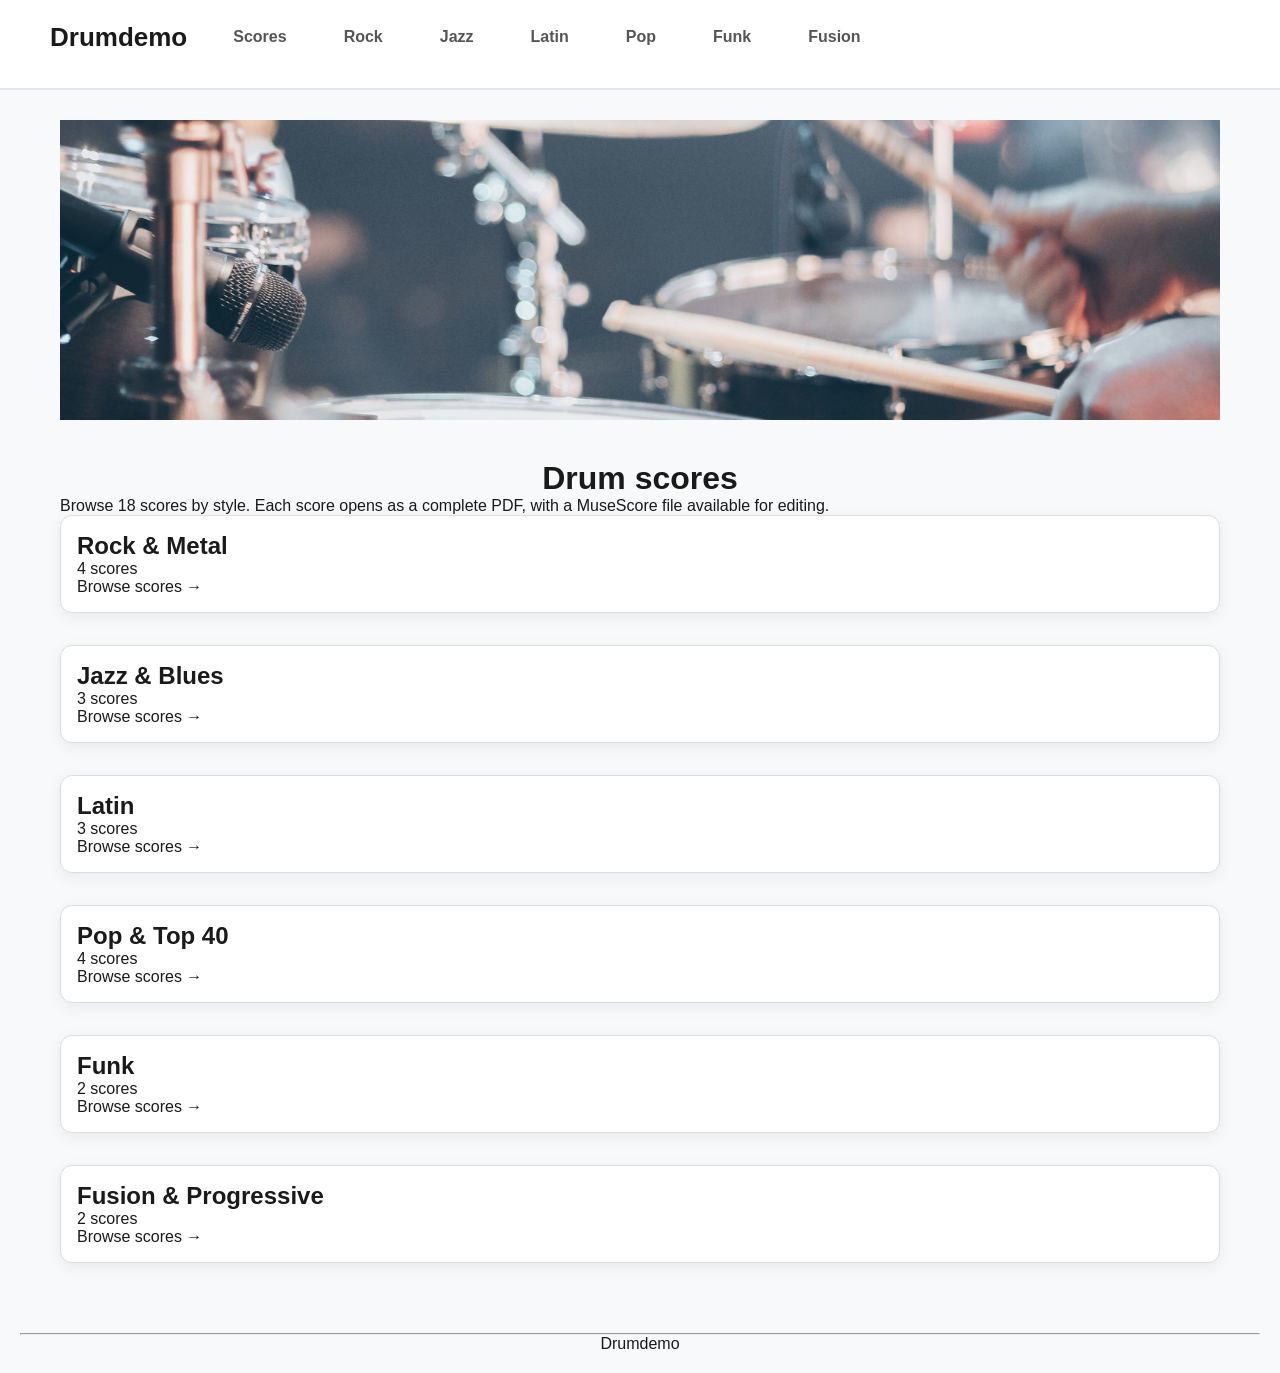
<file: index.html>
<!DOCTYPE html>
<html lang="en">
<head>
    <meta charset="UTF-8">
    <meta name="viewport" content="width=device-width, initial-scale=1.0">
    <title>Drum scores | Drumdemo</title>
    <link rel="stylesheet" href="/site.css">
</head>
<body>

  <header class="full-header"><div class="header-content"><div class="brand-zone"><a class="logo" href="/">Drumdemo</a><ul class="main-nav"><li><a href="/">Scores</a></li><li><a href="/rock.html">Rock</a></li><li><a href="/jazz.html">Jazz</a></li><li><a href="/latin.html">Latin</a></li><li><a href="/pop.html">Pop</a></li><li><a href="/funk.html">Funk</a></li><li><a href="/fusion.html">Fusion</a></li></ul></div></div></header>

<div class="wrapper"><main><section class="hero-section"><img class="hero-banner" src="/drum1.jpg" alt="Drum kit" width="100%"></section><h1>Drum scores</h1><p>Browse 18 scores by style. Each score opens as a complete PDF, with a MuseScore file available for editing.</p><div class="score-grid"><article class="score-card"><div class="score-card-content"><h2>Rock &amp; Metal</h2><p>4 scores</p><a href="/rock.html">Browse scores →</a></div></article><article class="score-card"><div class="score-card-content"><h2>Jazz &amp; Blues</h2><p>3 scores</p><a href="/jazz.html">Browse scores →</a></div></article><article class="score-card"><div class="score-card-content"><h2>Latin</h2><p>3 scores</p><a href="/latin.html">Browse scores →</a></div></article><article class="score-card"><div class="score-card-content"><h2>Pop &amp; Top 40</h2><p>4 scores</p><a href="/pop.html">Browse scores →</a></div></article><article class="score-card"><div class="score-card-content"><h2>Funk</h2><p>2 scores</p><a href="/funk.html">Browse scores →</a></div></article><article class="score-card"><div class="score-card-content"><h2>Fusion &amp; Progressive</h2><p>2 scores</p><a href="/fusion.html">Browse scores →</a></div></article></div></main></div><footer><hr><p style="text-align: center;">Drumdemo</p></footer>
</body>
</html>
</file>
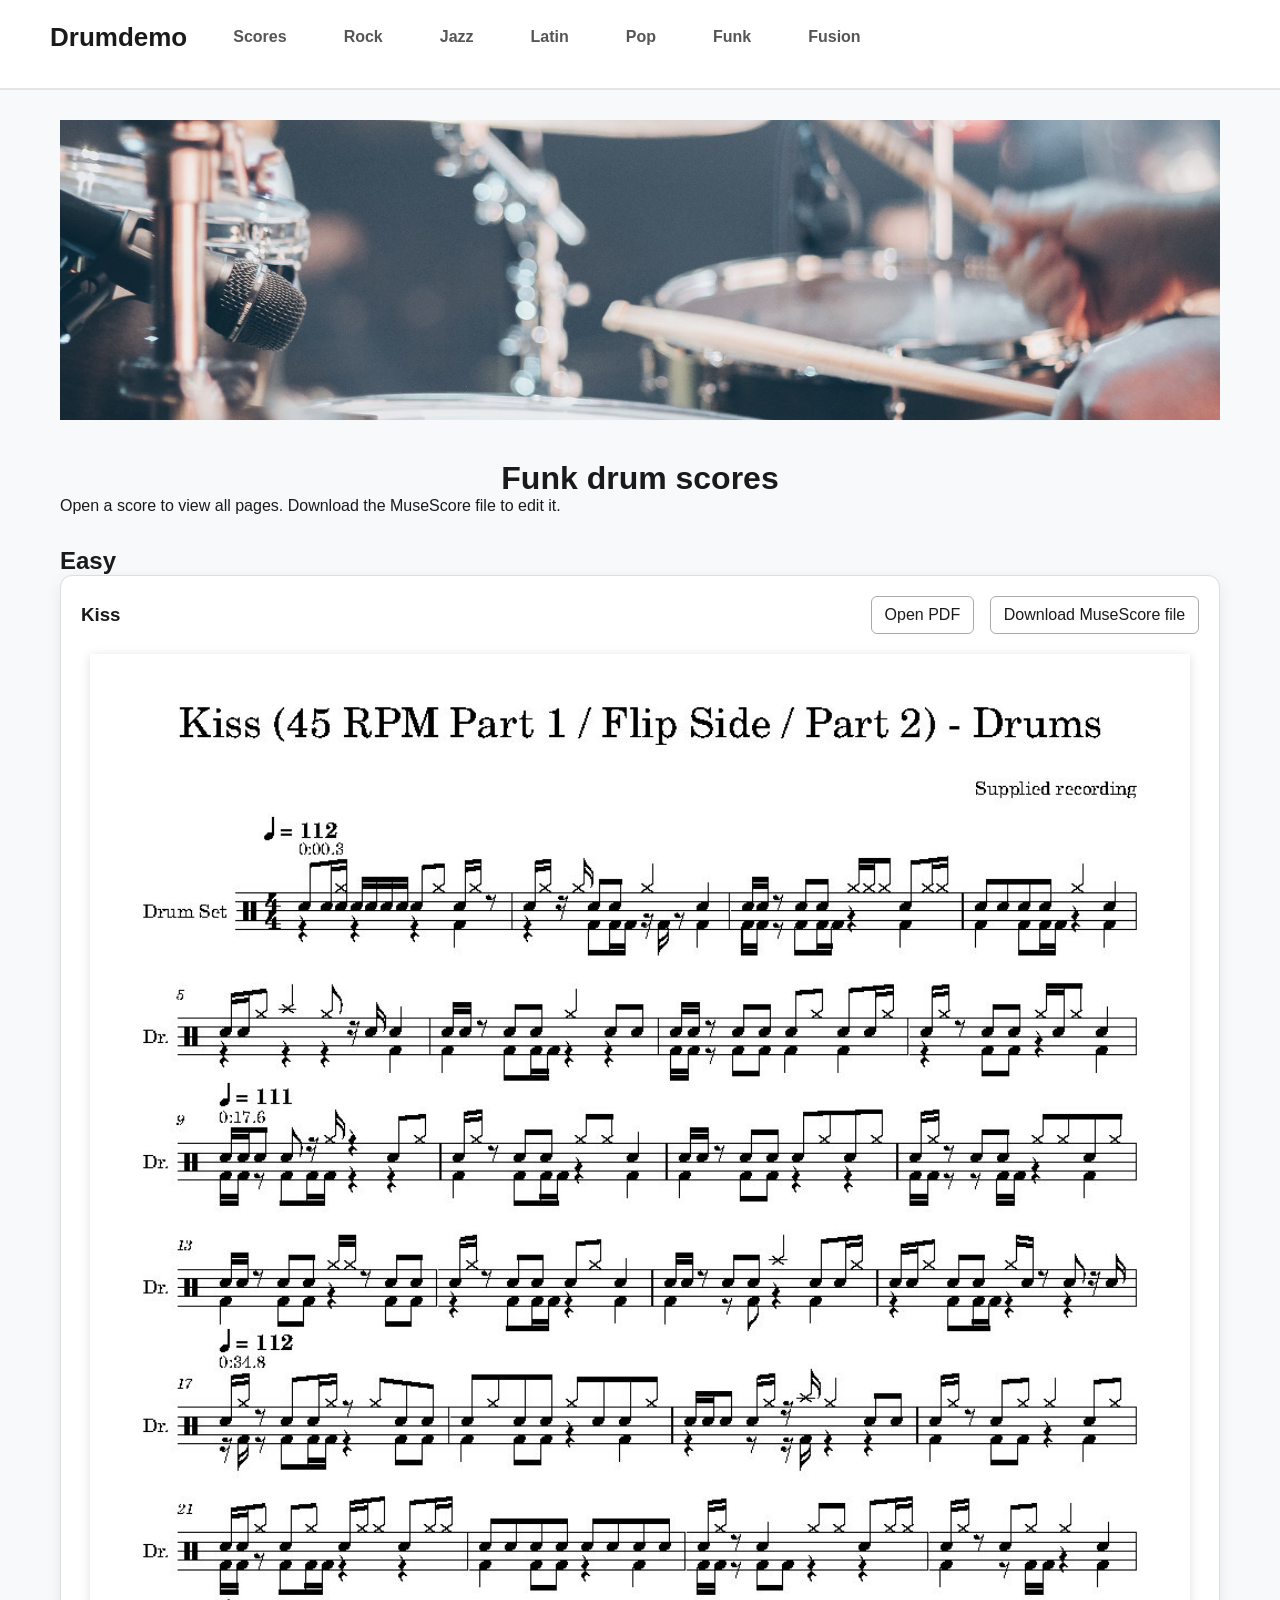
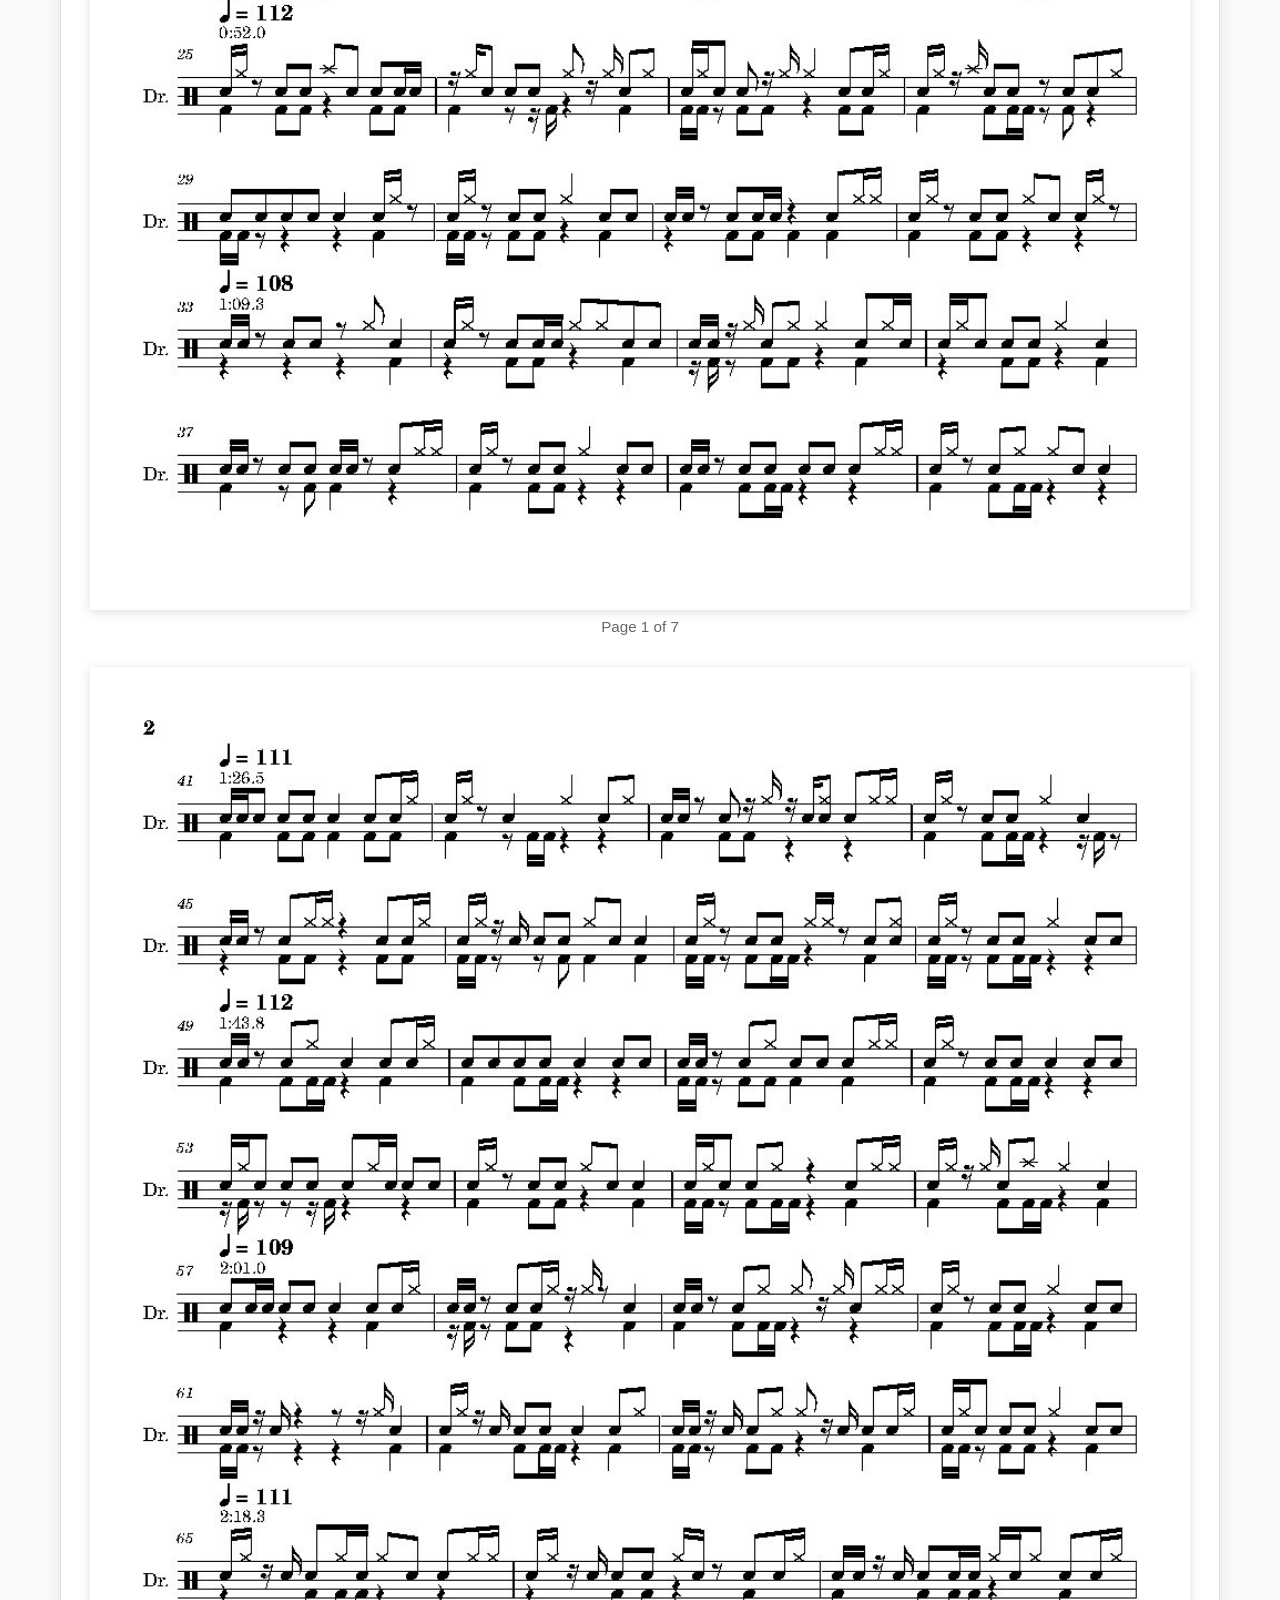
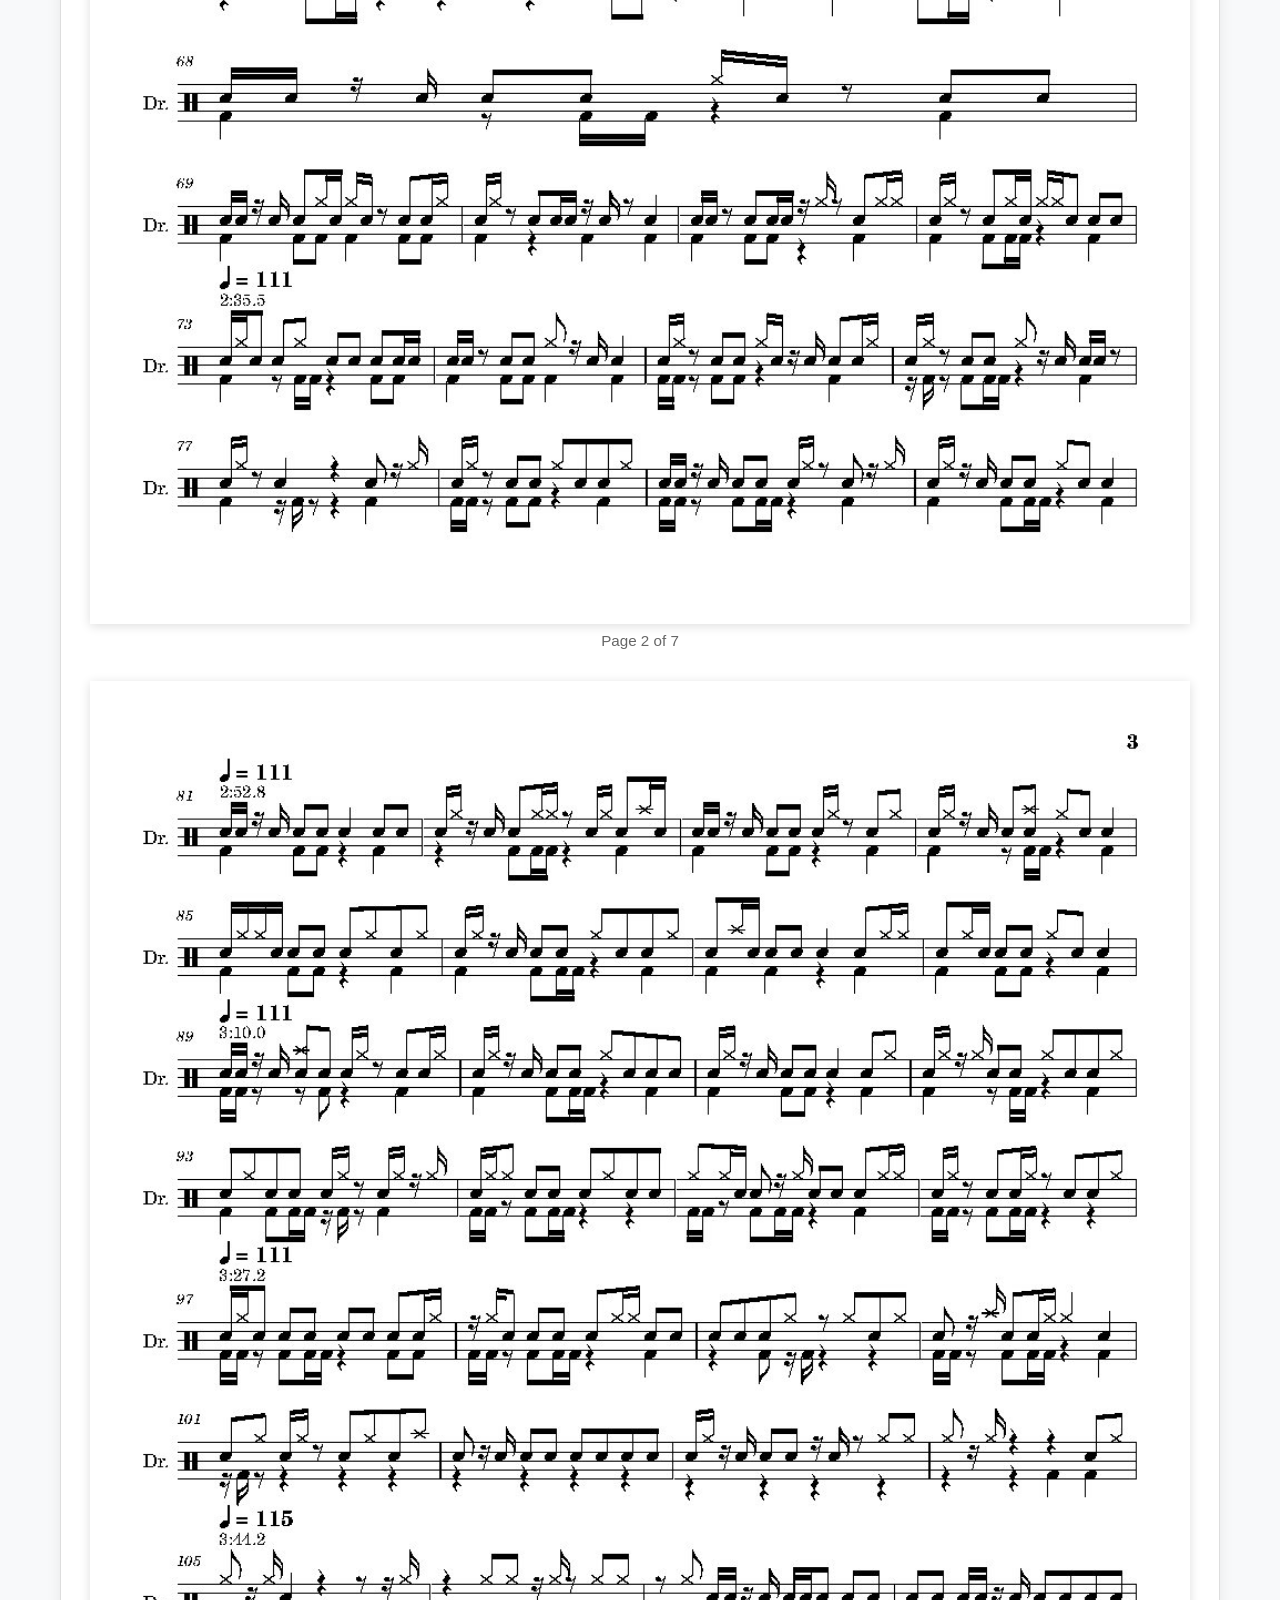
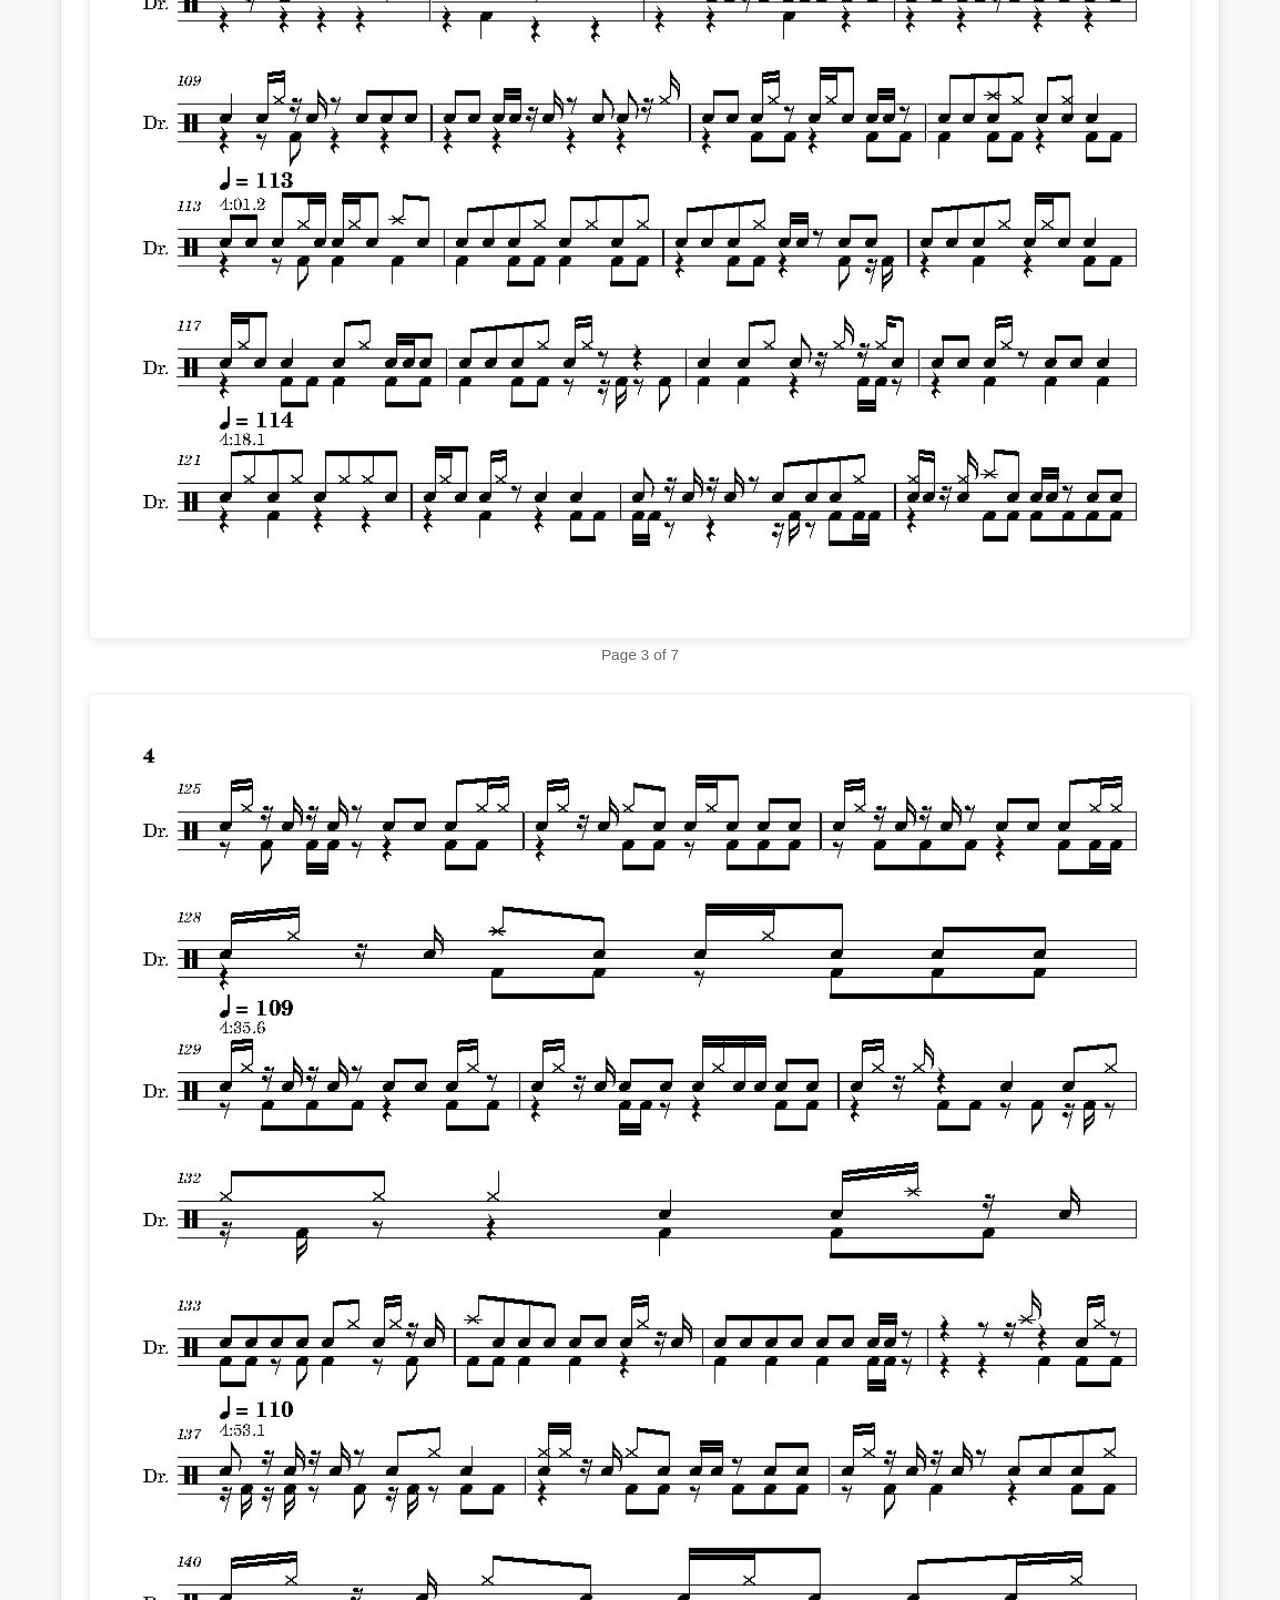
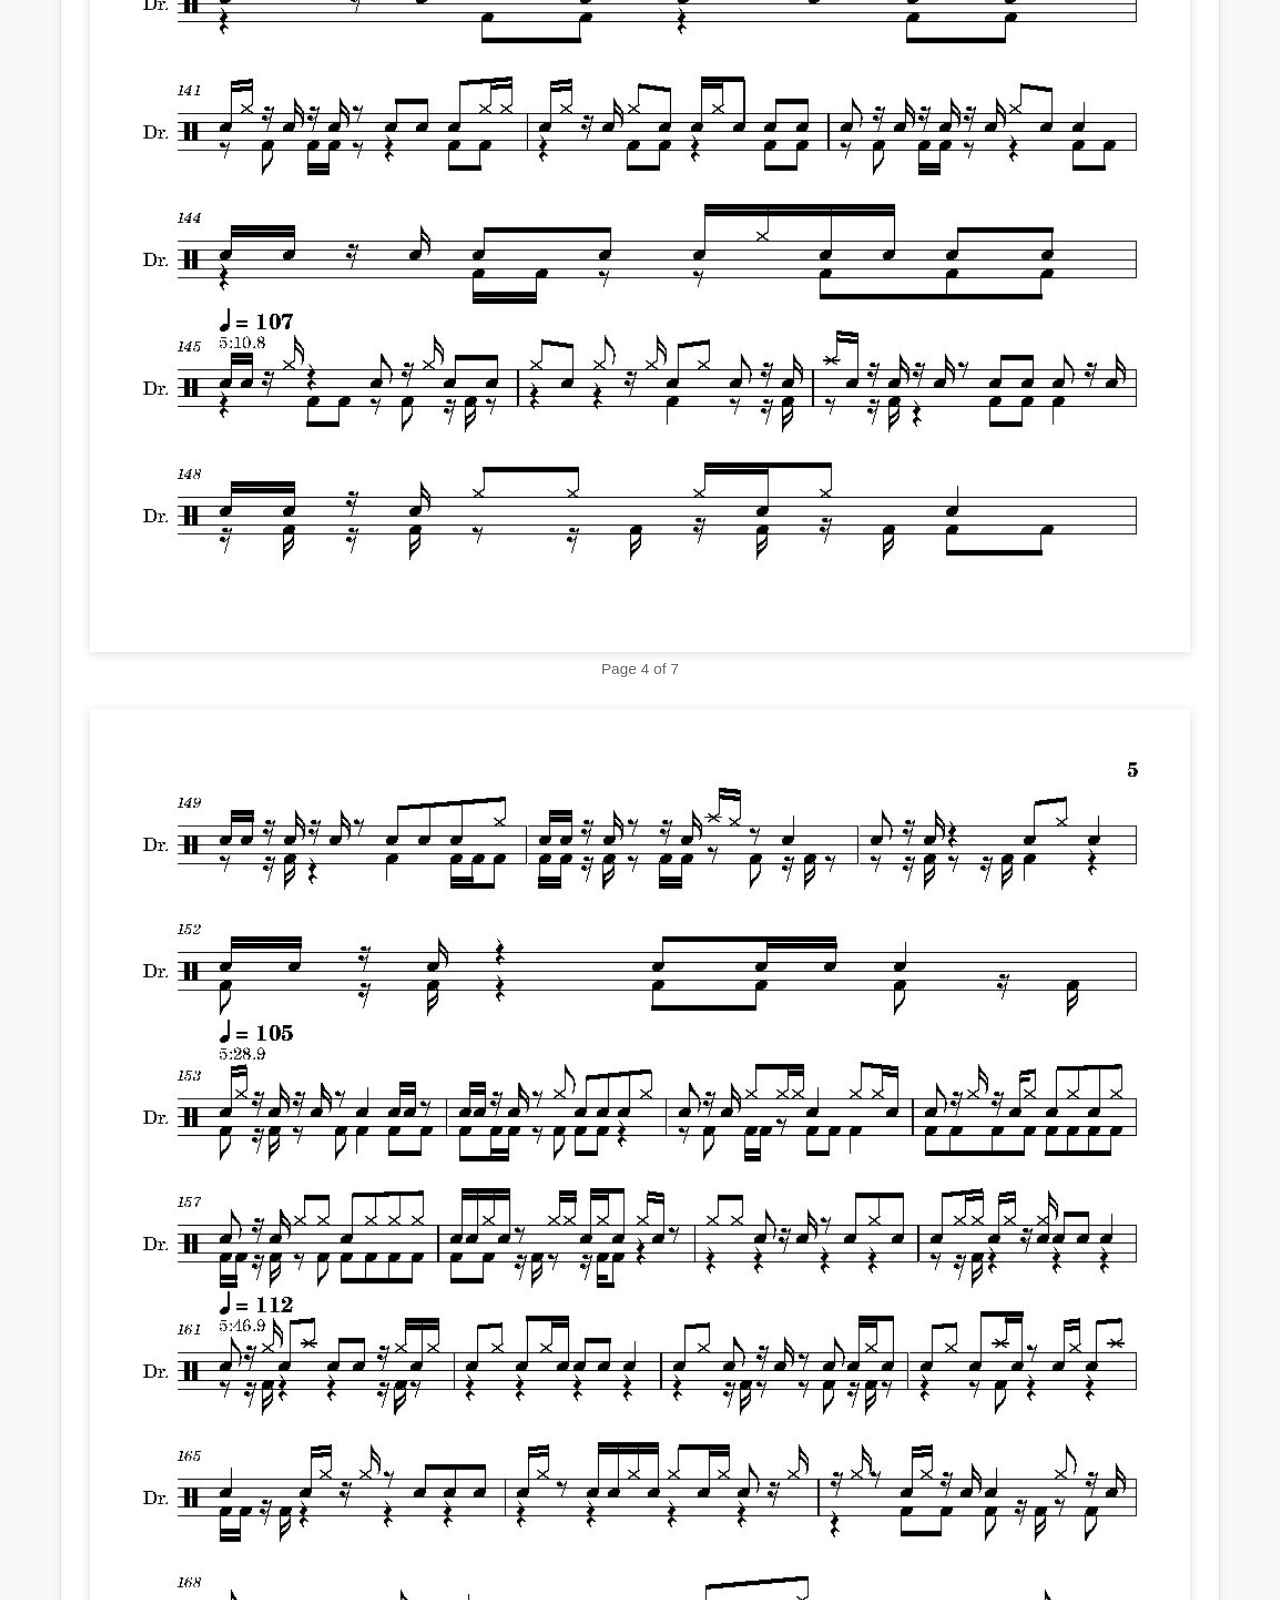
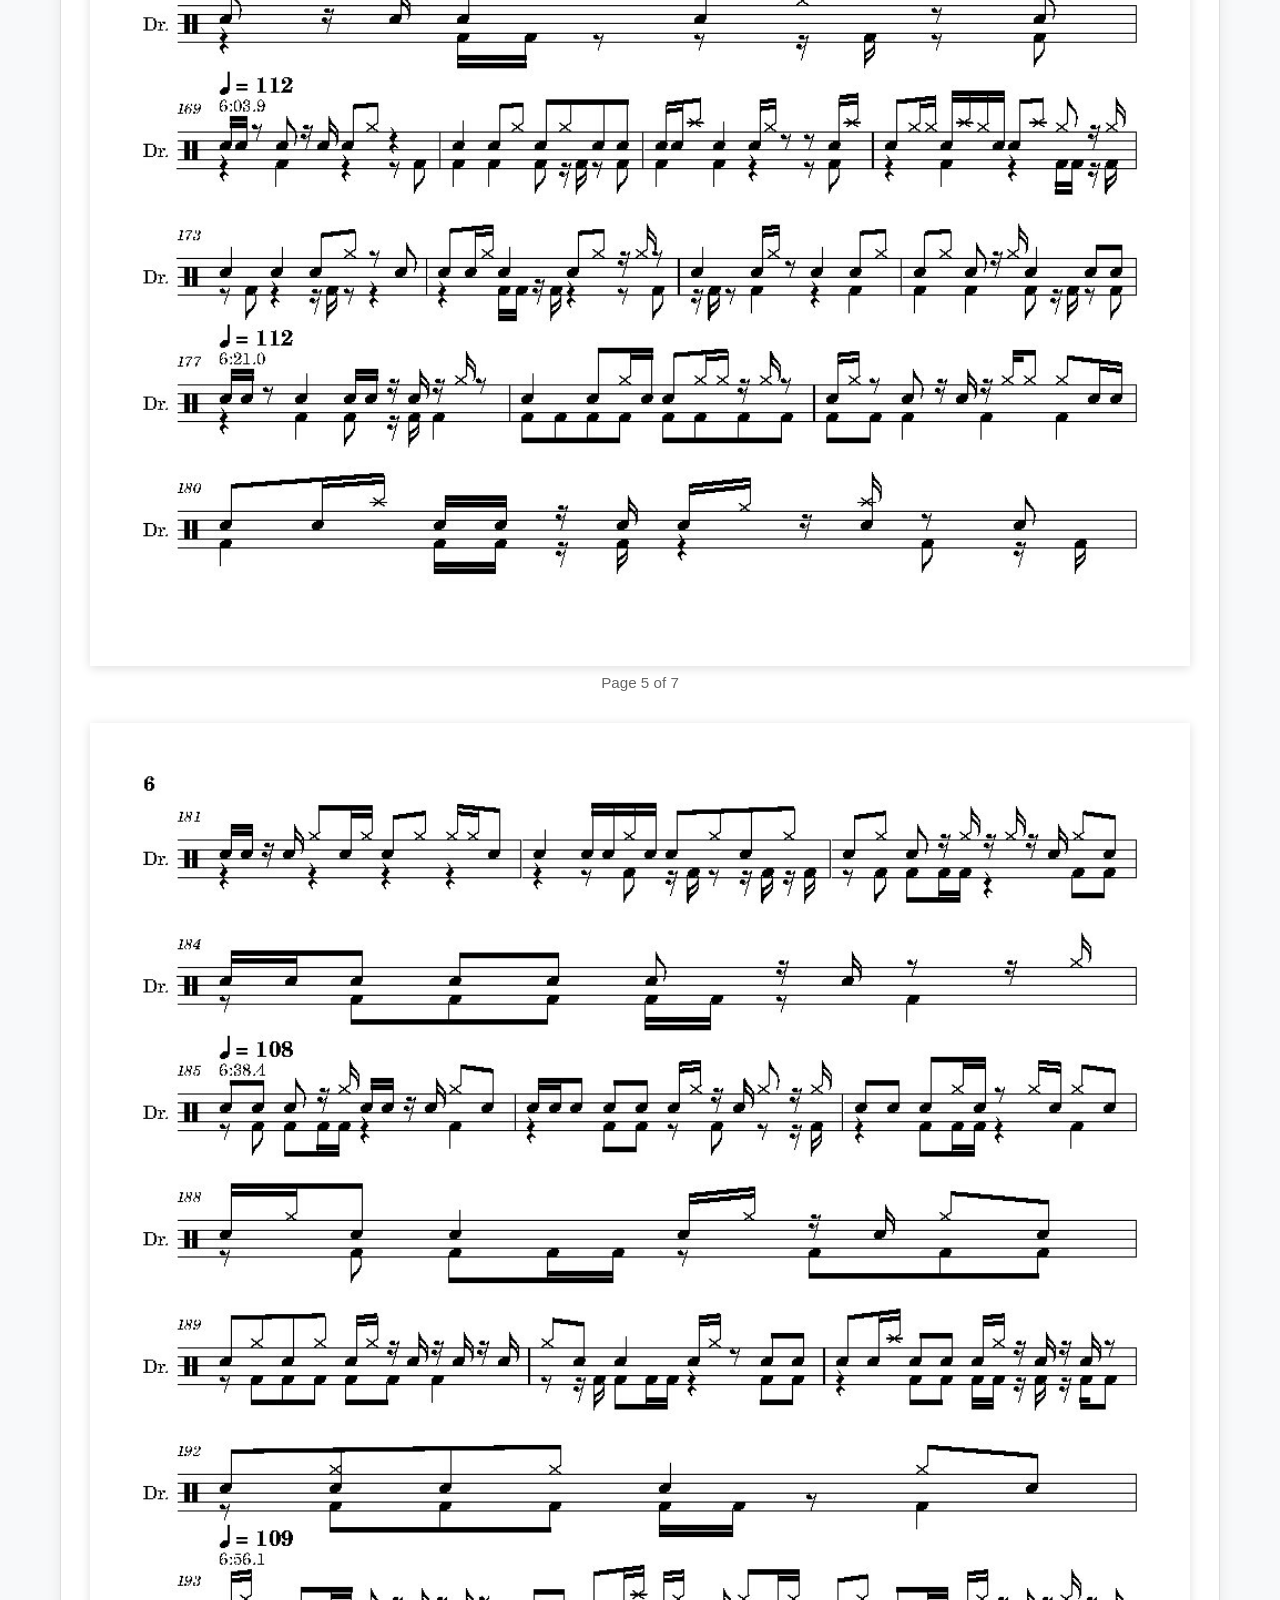
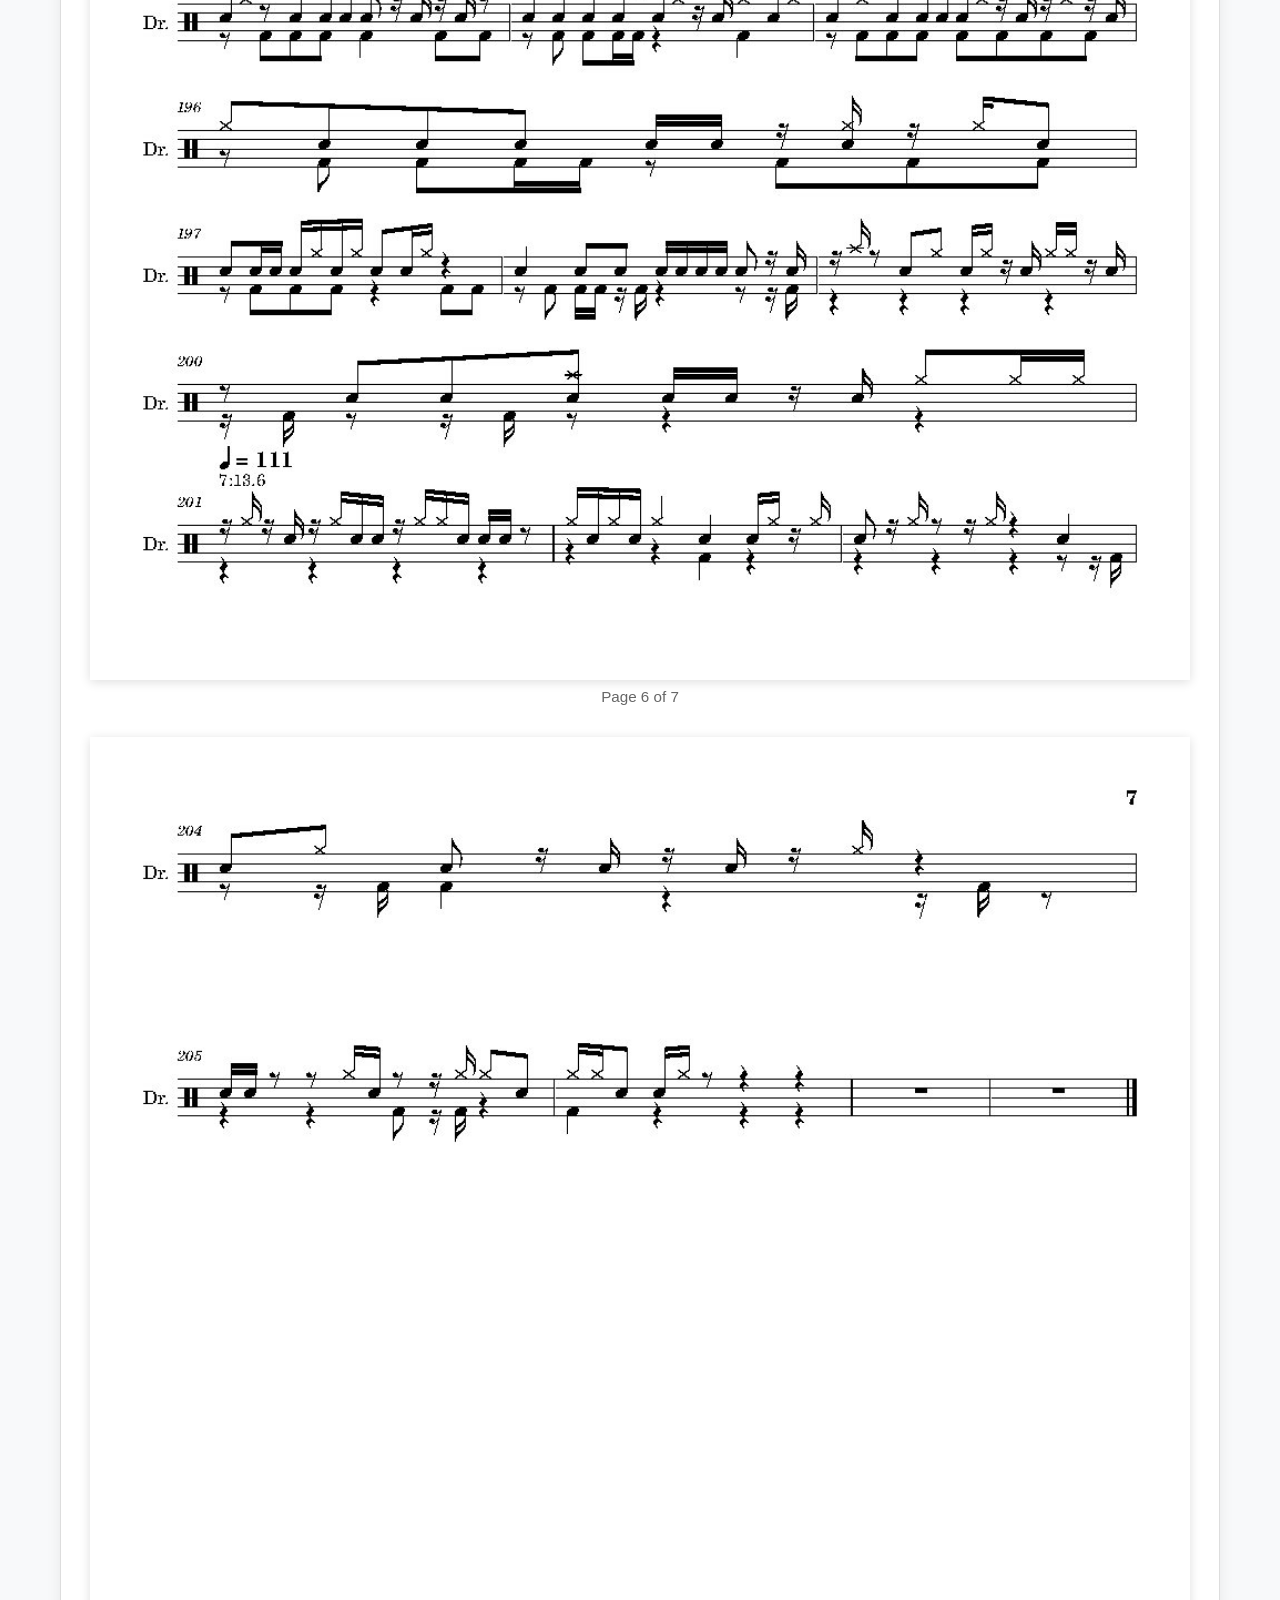
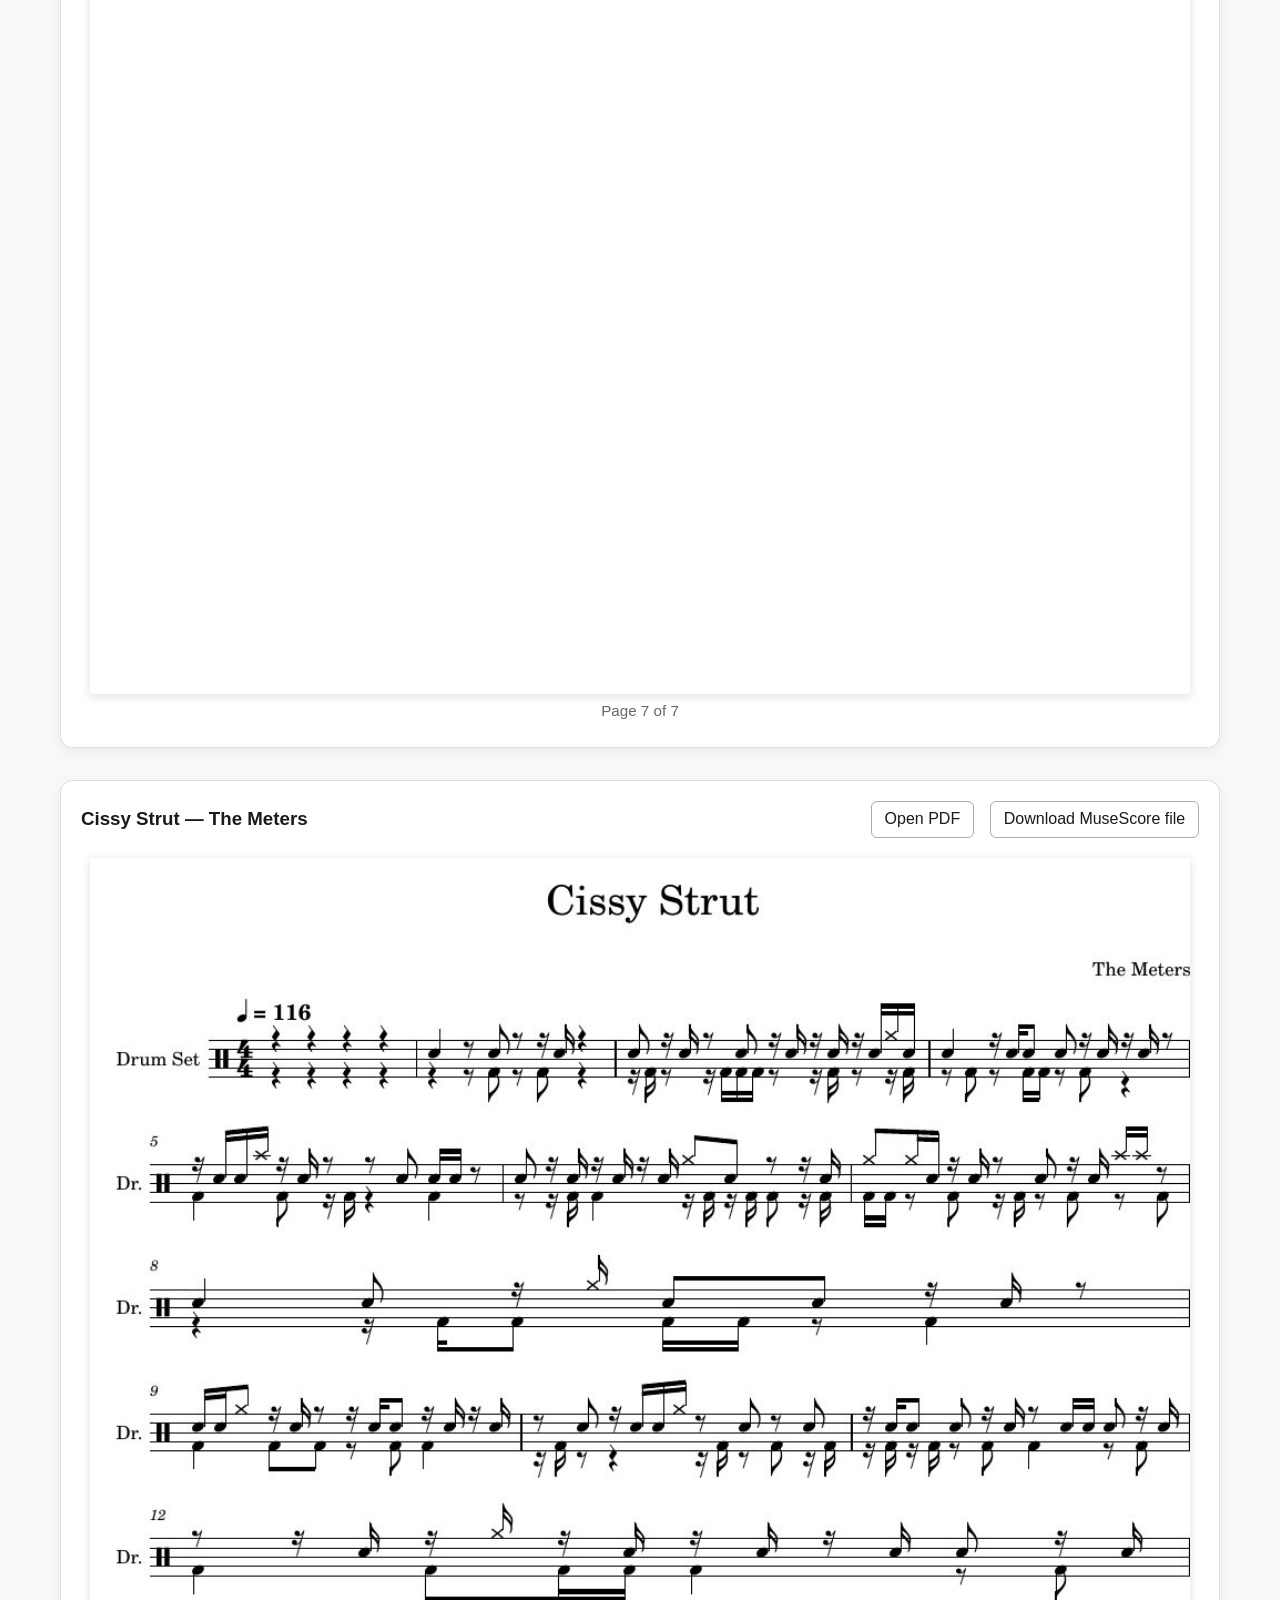
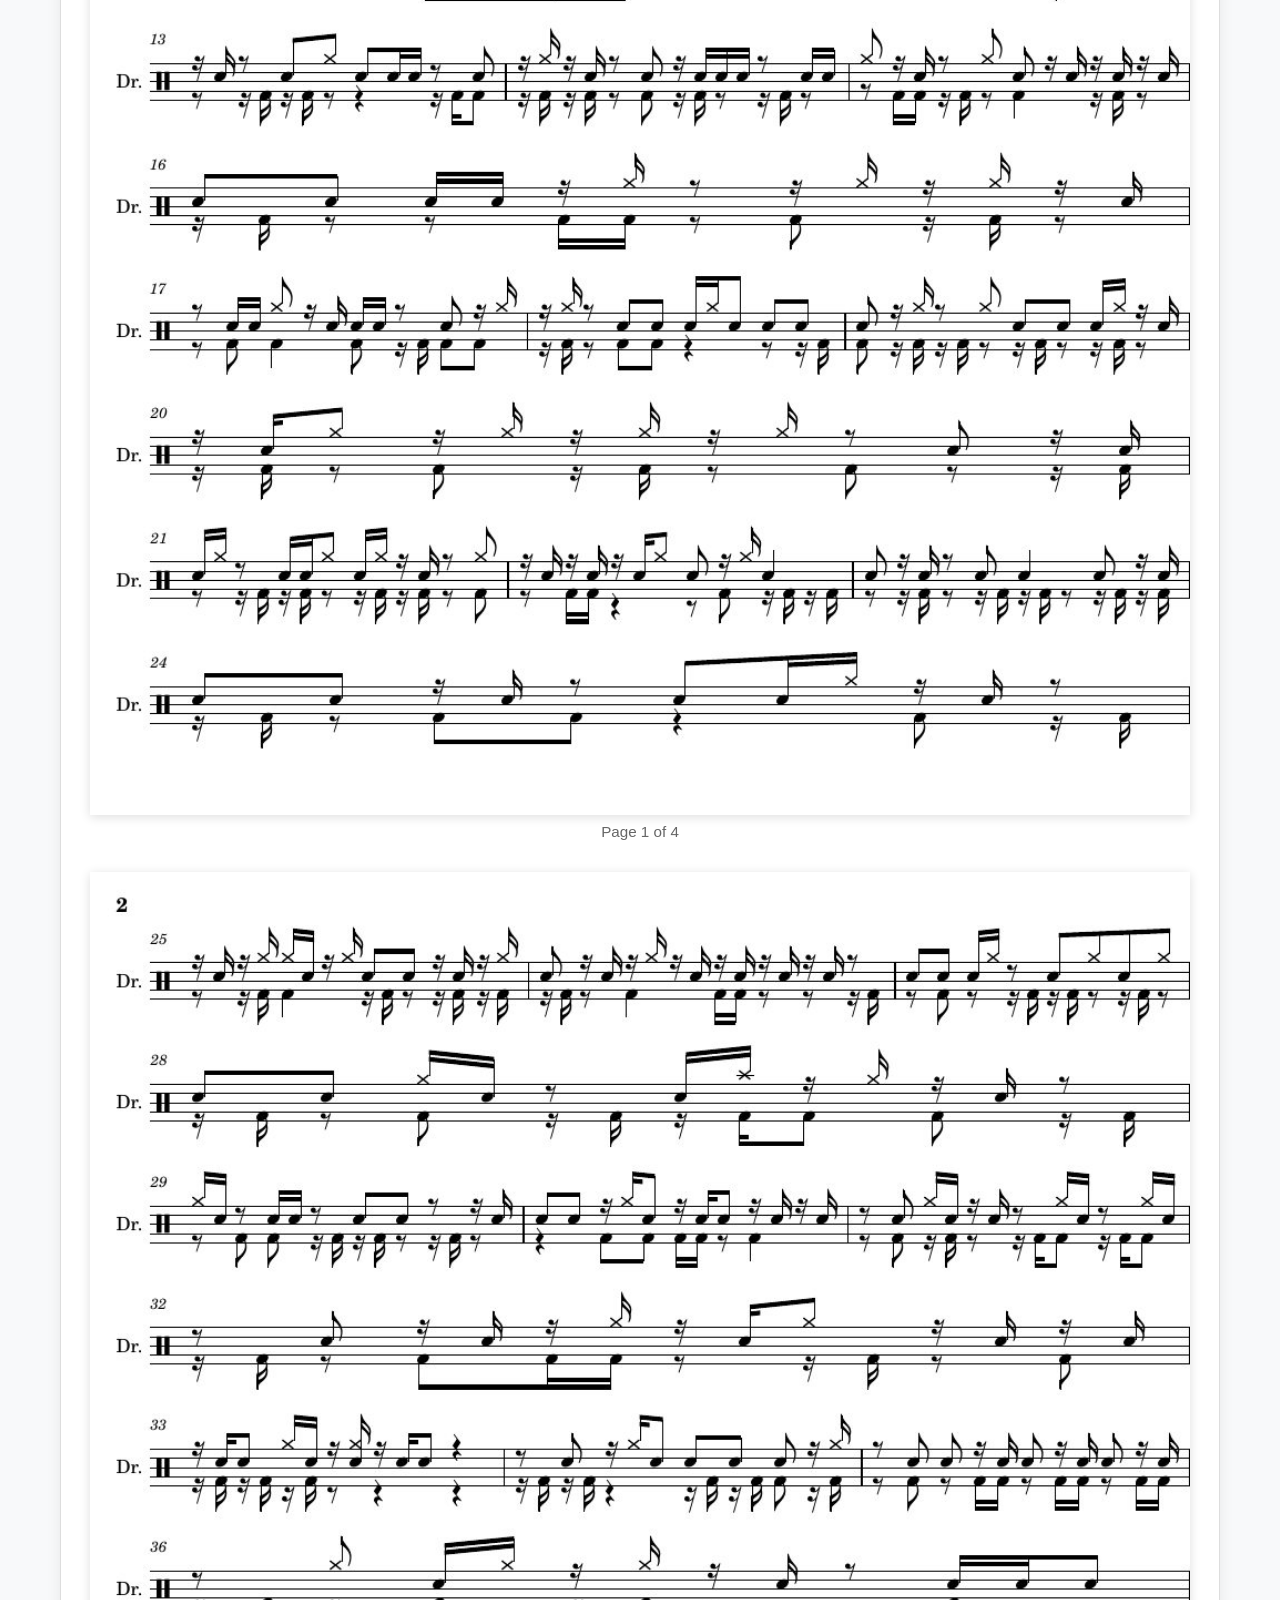
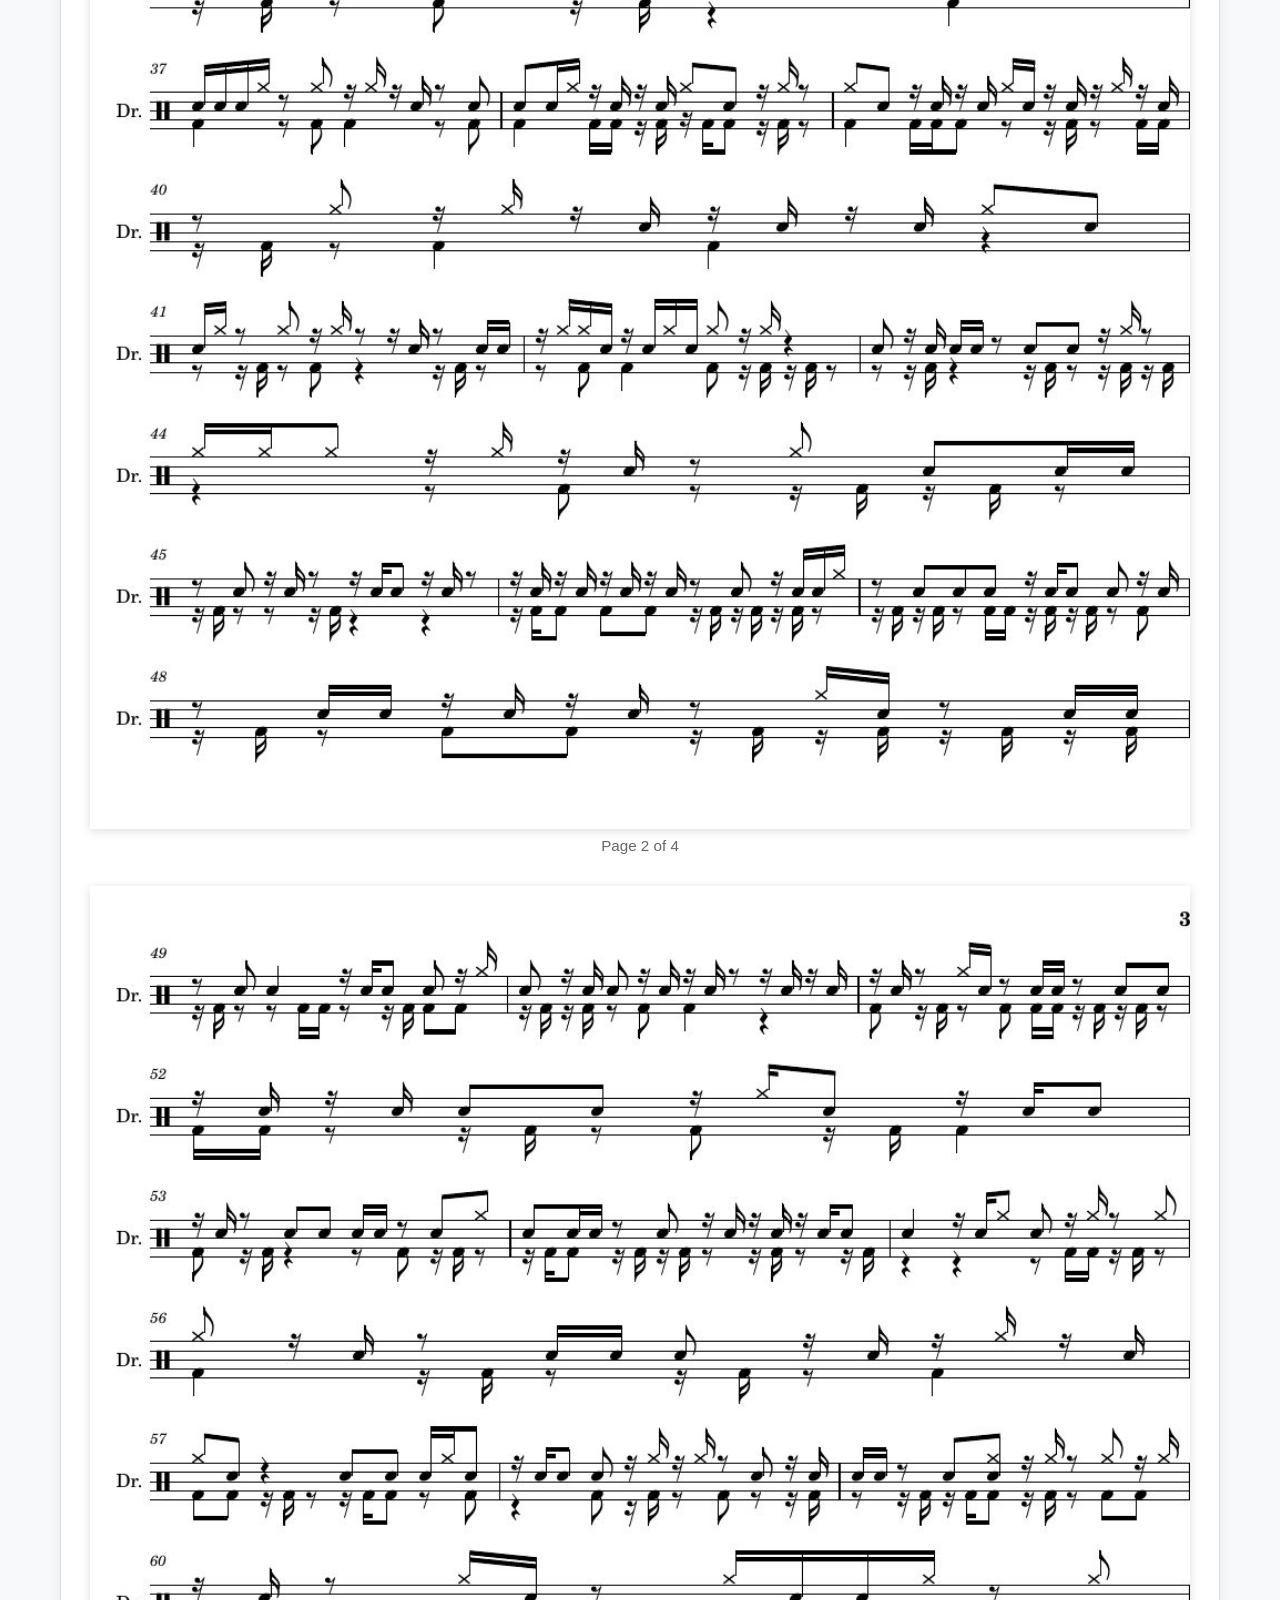
<file: funk.html>
<!DOCTYPE html>
<html lang="en">
<head>
    <meta charset="UTF-8">
    <meta name="viewport" content="width=device-width, initial-scale=1.0">
    <title>Drum scores | Drumdemo</title>
    <link rel="stylesheet" href="/site.css">
</head>
<body>

  <header class="full-header"><div class="header-content"><div class="brand-zone"><a class="logo" href="/">Drumdemo</a><ul class="main-nav"><li><a href="/">Scores</a></li><li><a href="/rock.html">Rock</a></li><li><a href="/jazz.html">Jazz</a></li><li><a href="/latin.html">Latin</a></li><li><a href="/pop.html">Pop</a></li><li><a href="/funk.html">Funk</a></li><li><a href="/fusion.html">Fusion</a></li></ul></div></div></header>

<div class="wrapper"><main><section class="hero-section"><img class="hero-banner" src="/drum1.jpg" alt="Drum kit" width="100%"></section><h1>Funk drum scores</h1><p>Open a score to view all pages. Download the MuseScore file to edit it.</p><section class="score-section"><h2>Easy</h2><div class="score-grid"><article class="score-entry"><div class="score-entry-heading"><h3>Kiss</h3><div class="score-actions"><a href="/scores/Kiss_Drums.pdf" target="_blank" rel="noopener">Open PDF</a><a href="/scores/Kiss_Drums.mscz" download>Download MuseScore file</a></div></div><div class="score-pages"><figure class="score-page"><img loading="lazy" src="/scores/pages/Kiss_Drums-page-01.jpg" alt="Kiss — page 1 of 7"><figcaption>Page 1 of 7</figcaption></figure><figure class="score-page"><img loading="lazy" src="/scores/pages/Kiss_Drums-page-02.jpg" alt="Kiss — page 2 of 7"><figcaption>Page 2 of 7</figcaption></figure><figure class="score-page"><img loading="lazy" src="/scores/pages/Kiss_Drums-page-03.jpg" alt="Kiss — page 3 of 7"><figcaption>Page 3 of 7</figcaption></figure><figure class="score-page"><img loading="lazy" src="/scores/pages/Kiss_Drums-page-04.jpg" alt="Kiss — page 4 of 7"><figcaption>Page 4 of 7</figcaption></figure><figure class="score-page"><img loading="lazy" src="/scores/pages/Kiss_Drums-page-05.jpg" alt="Kiss — page 5 of 7"><figcaption>Page 5 of 7</figcaption></figure><figure class="score-page"><img loading="lazy" src="/scores/pages/Kiss_Drums-page-06.jpg" alt="Kiss — page 6 of 7"><figcaption>Page 6 of 7</figcaption></figure><figure class="score-page"><img loading="lazy" src="/scores/pages/Kiss_Drums-page-07.jpg" alt="Kiss — page 7 of 7"><figcaption>Page 7 of 7</figcaption></figure></div></article><article class="score-entry"><div class="score-entry-heading"><h3>Cissy Strut — The Meters</h3><div class="score-actions"><a href="/scores/Cissy_Strut_Drums.pdf" target="_blank" rel="noopener">Open PDF</a><a href="/scores/Cissy_Strut_Drums.mscz" download>Download MuseScore file</a></div></div><div class="score-pages"><figure class="score-page"><img loading="lazy" src="/scores/pages/Cissy_Strut_Drums-page-01.jpg" alt="Cissy Strut — The Meters — page 1 of 4"><figcaption>Page 1 of 4</figcaption></figure><figure class="score-page"><img loading="lazy" src="/scores/pages/Cissy_Strut_Drums-page-02.jpg" alt="Cissy Strut — The Meters — page 2 of 4"><figcaption>Page 2 of 4</figcaption></figure><figure class="score-page"><img loading="lazy" src="/scores/pages/Cissy_Strut_Drums-page-03.jpg" alt="Cissy Strut — The Meters — page 3 of 4"><figcaption>Page 3 of 4</figcaption></figure><figure class="score-page"><img loading="lazy" src="/scores/pages/Cissy_Strut_Drums-page-04.jpg" alt="Cissy Strut — The Meters — page 4 of 4"><figcaption>Page 4 of 4</figcaption></figure></div></article></div></section><section class="score-section"><h2>Medium</h2><div class="score-grid"><article class="score-entry"><div class="score-entry-heading"><h3>Superstition</h3><div class="score-actions"><a href="/scores/Superstition_Drums.pdf" target="_blank" rel="noopener">Open PDF</a><a href="/scores/Superstition_Drums.mscz" download>Download MuseScore file</a></div></div><div class="score-pages"><figure class="score-page"><img loading="lazy" src="/scores/pages/Superstition_Drums-page-01.jpg" alt="Superstition — page 1 of 8"><figcaption>Page 1 of 8</figcaption></figure><figure class="score-page"><img loading="lazy" src="/scores/pages/Superstition_Drums-page-02.jpg" alt="Superstition — page 2 of 8"><figcaption>Page 2 of 8</figcaption></figure><figure class="score-page"><img loading="lazy" src="/scores/pages/Superstition_Drums-page-03.jpg" alt="Superstition — page 3 of 8"><figcaption>Page 3 of 8</figcaption></figure><figure class="score-page"><img loading="lazy" src="/scores/pages/Superstition_Drums-page-04.jpg" alt="Superstition — page 4 of 8"><figcaption>Page 4 of 8</figcaption></figure><figure class="score-page"><img loading="lazy" src="/scores/pages/Superstition_Drums-page-05.jpg" alt="Superstition — page 5 of 8"><figcaption>Page 5 of 8</figcaption></figure><figure class="score-page"><img loading="lazy" src="/scores/pages/Superstition_Drums-page-06.jpg" alt="Superstition — page 6 of 8"><figcaption>Page 6 of 8</figcaption></figure><figure class="score-page"><img loading="lazy" src="/scores/pages/Superstition_Drums-page-07.jpg" alt="Superstition — page 7 of 8"><figcaption>Page 7 of 8</figcaption></figure><figure class="score-page"><img loading="lazy" src="/scores/pages/Superstition_Drums-page-08.jpg" alt="Superstition — page 8 of 8"><figcaption>Page 8 of 8</figcaption></figure></div></article></div></section></main></div><footer><hr><p style="text-align: center;">Drumdemo</p></footer>
</body>
</html>
</file>
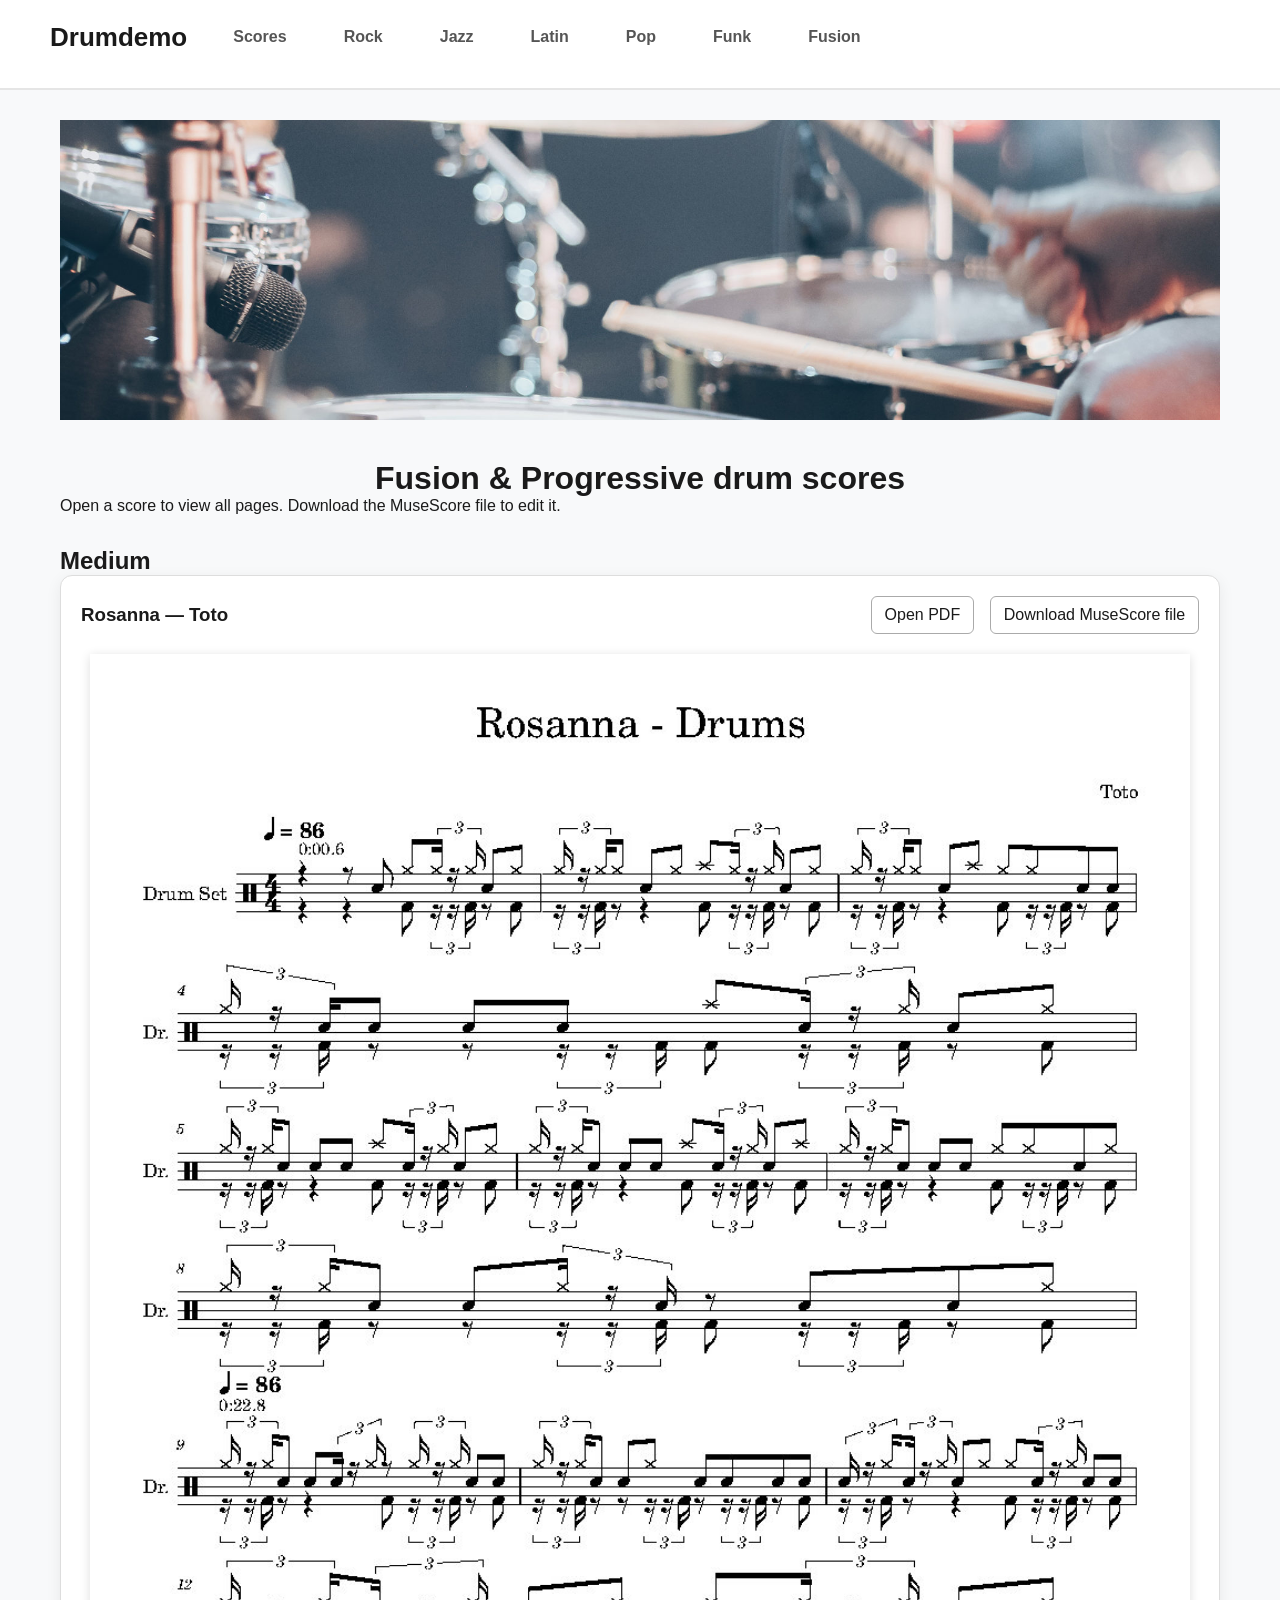
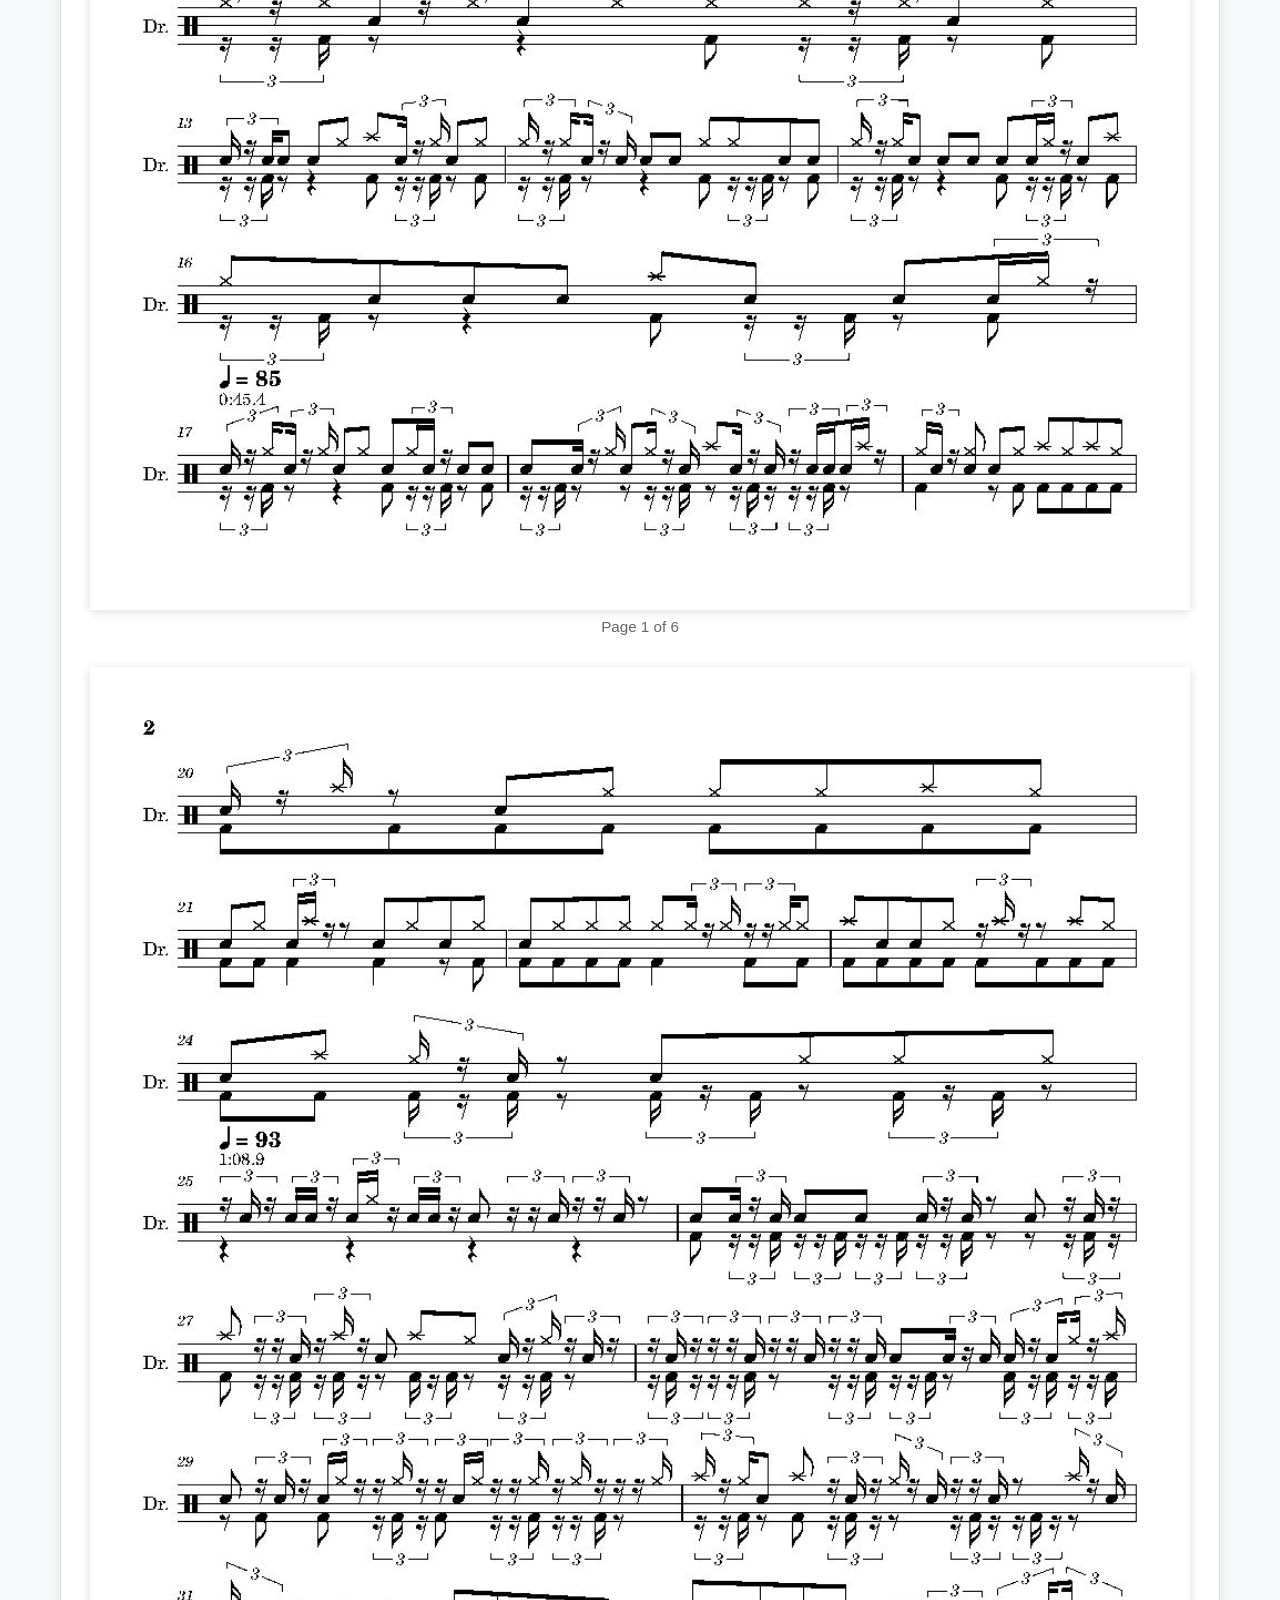
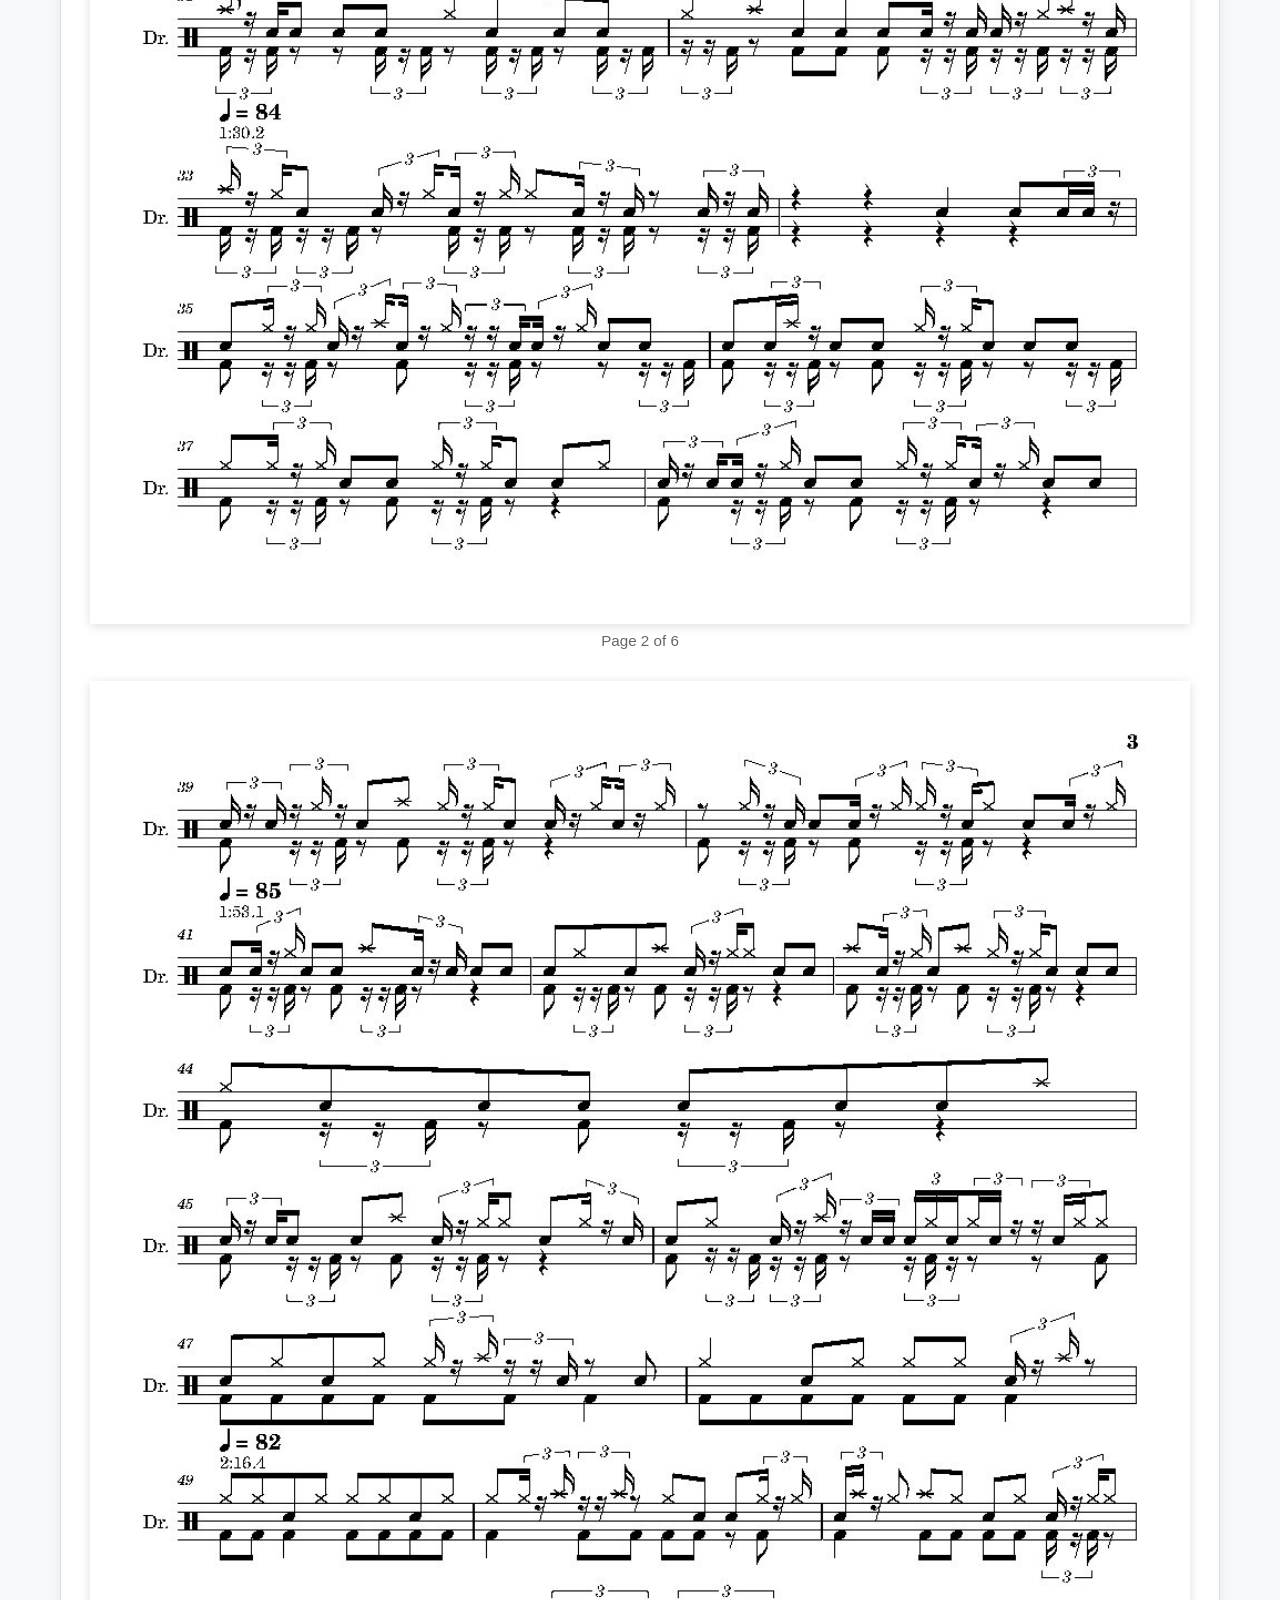
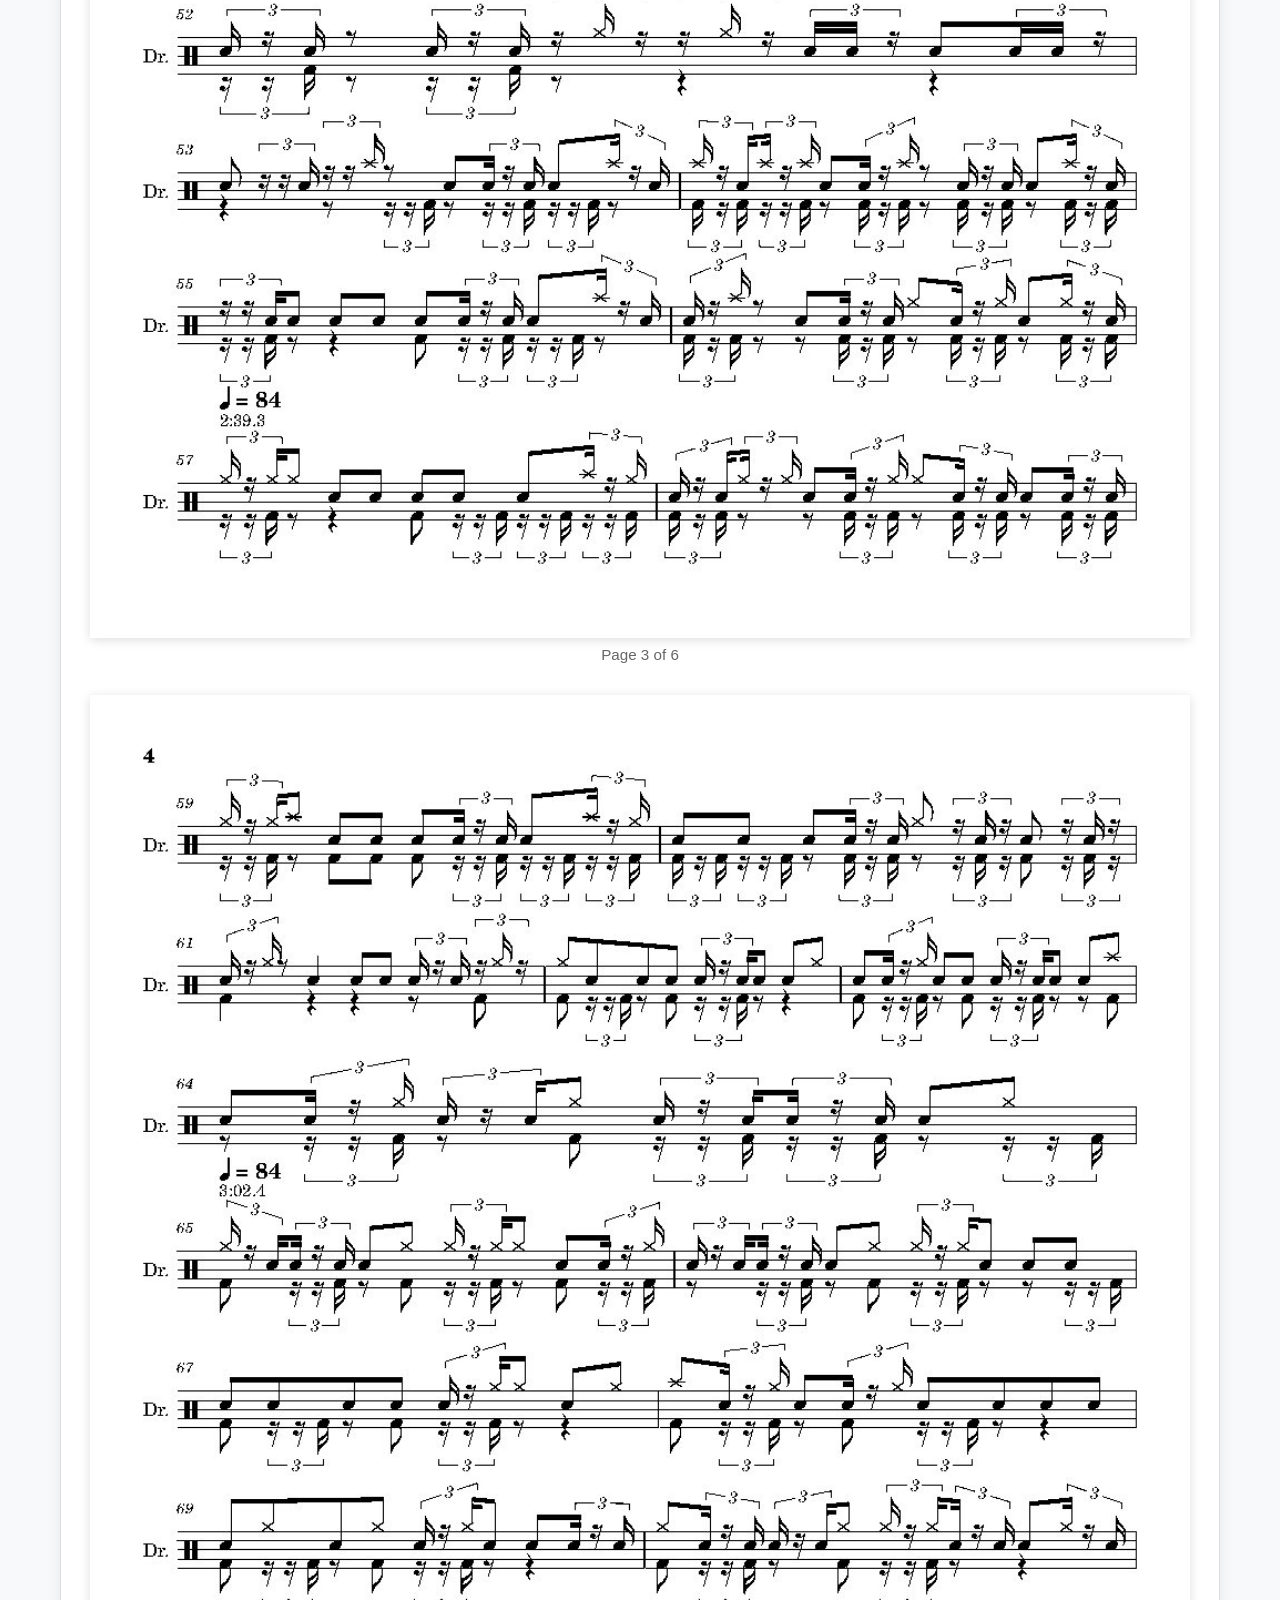
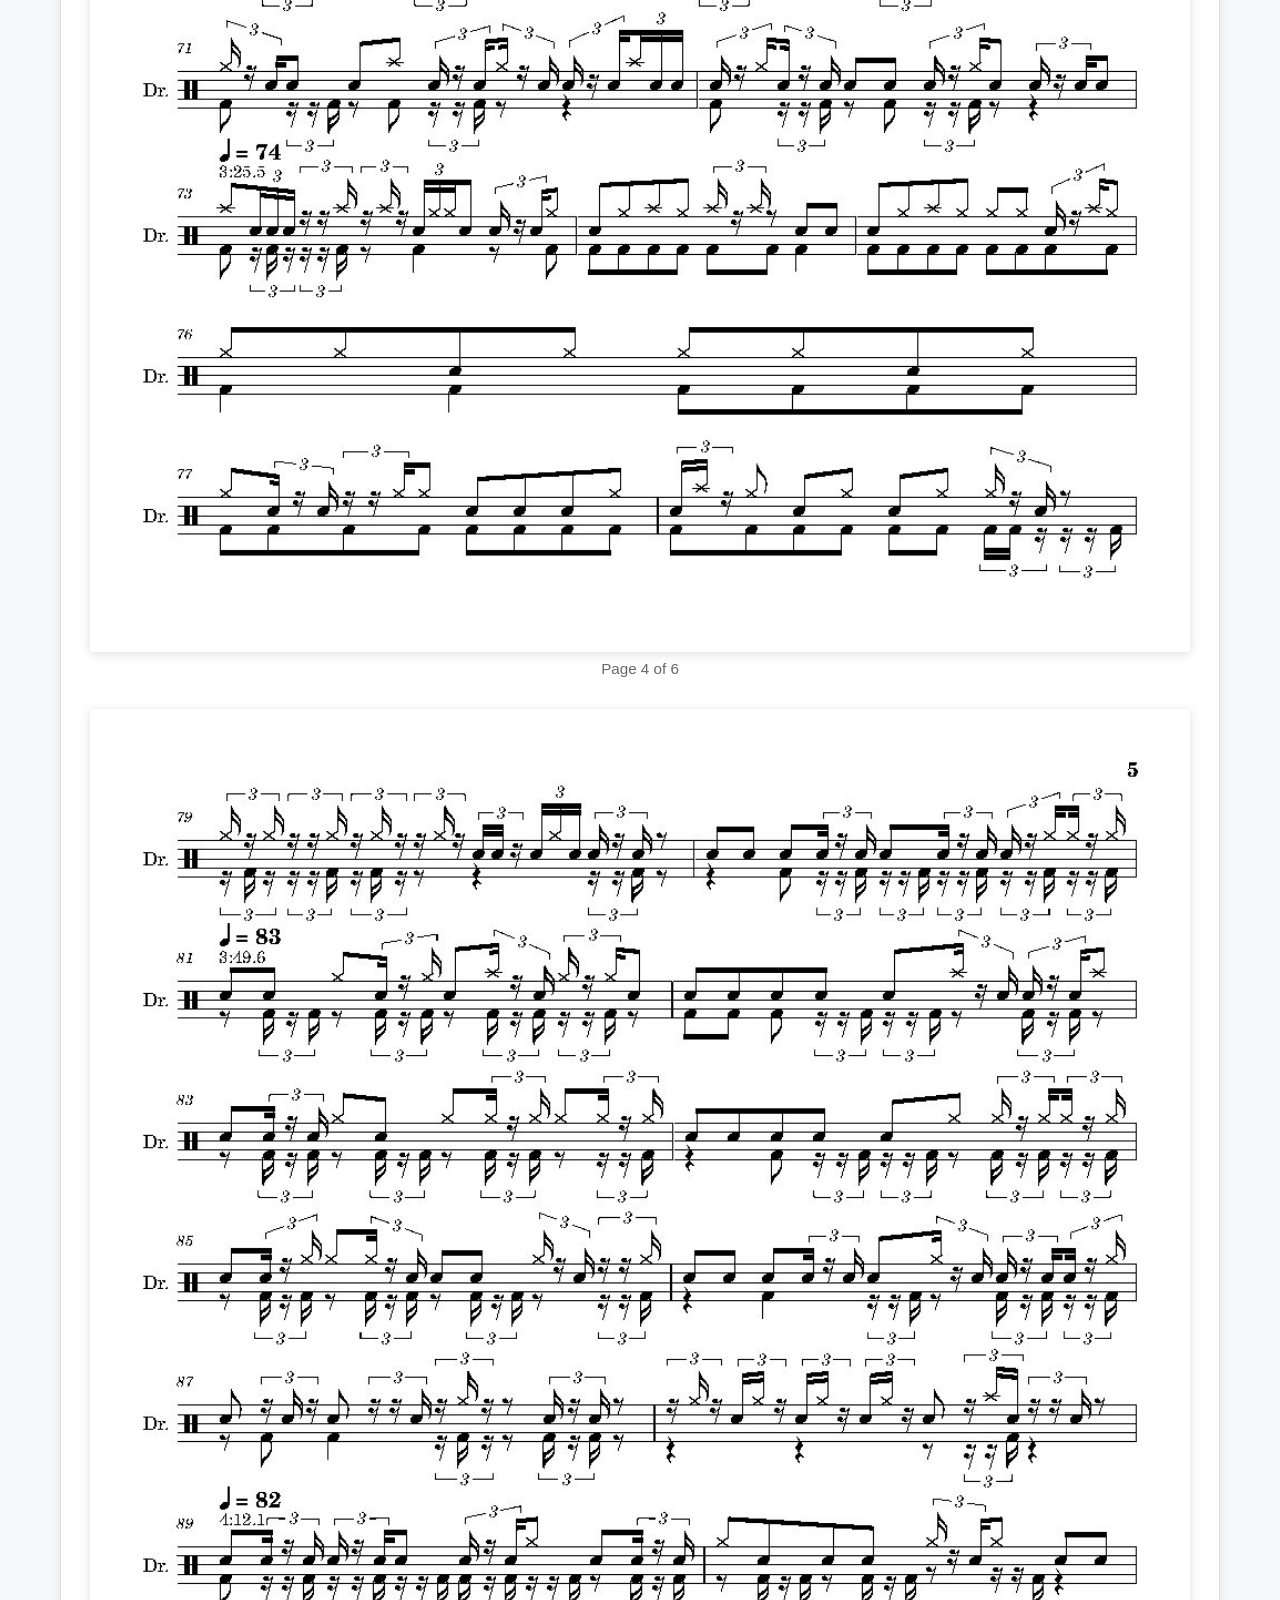
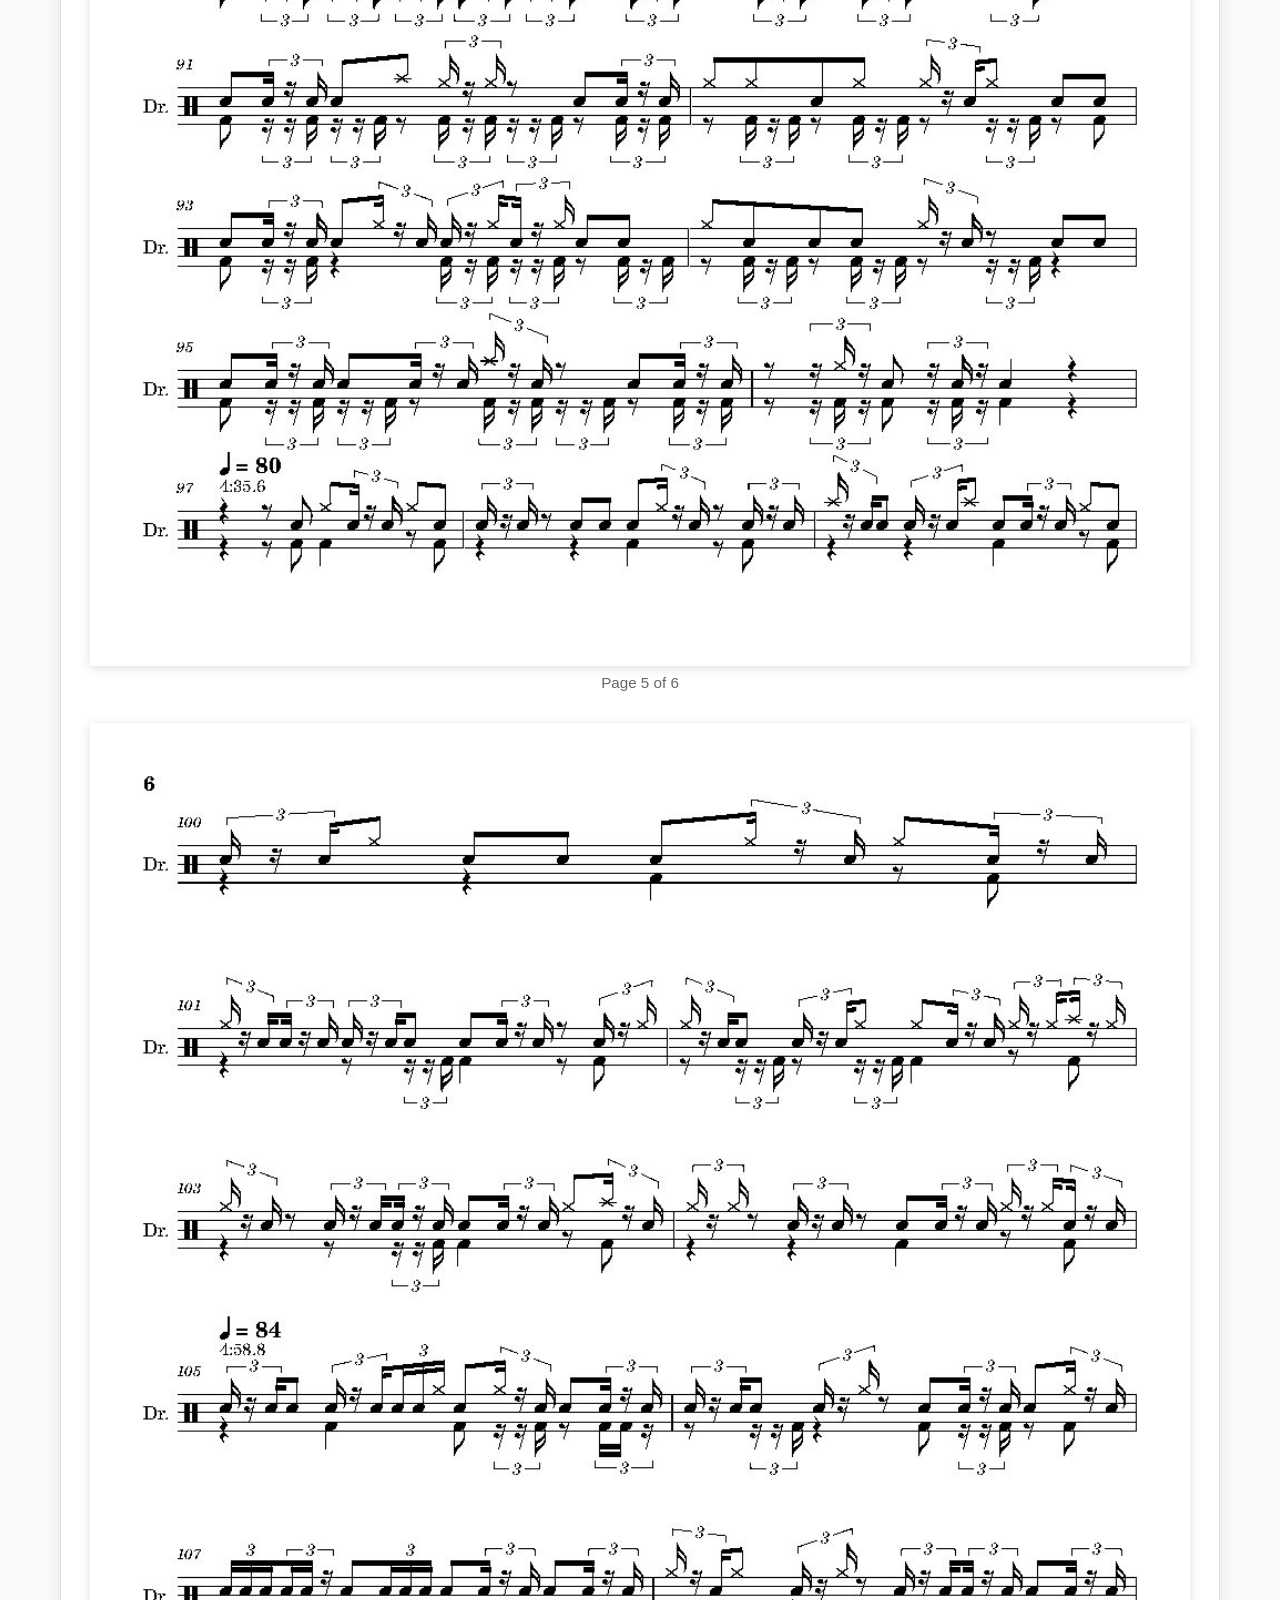
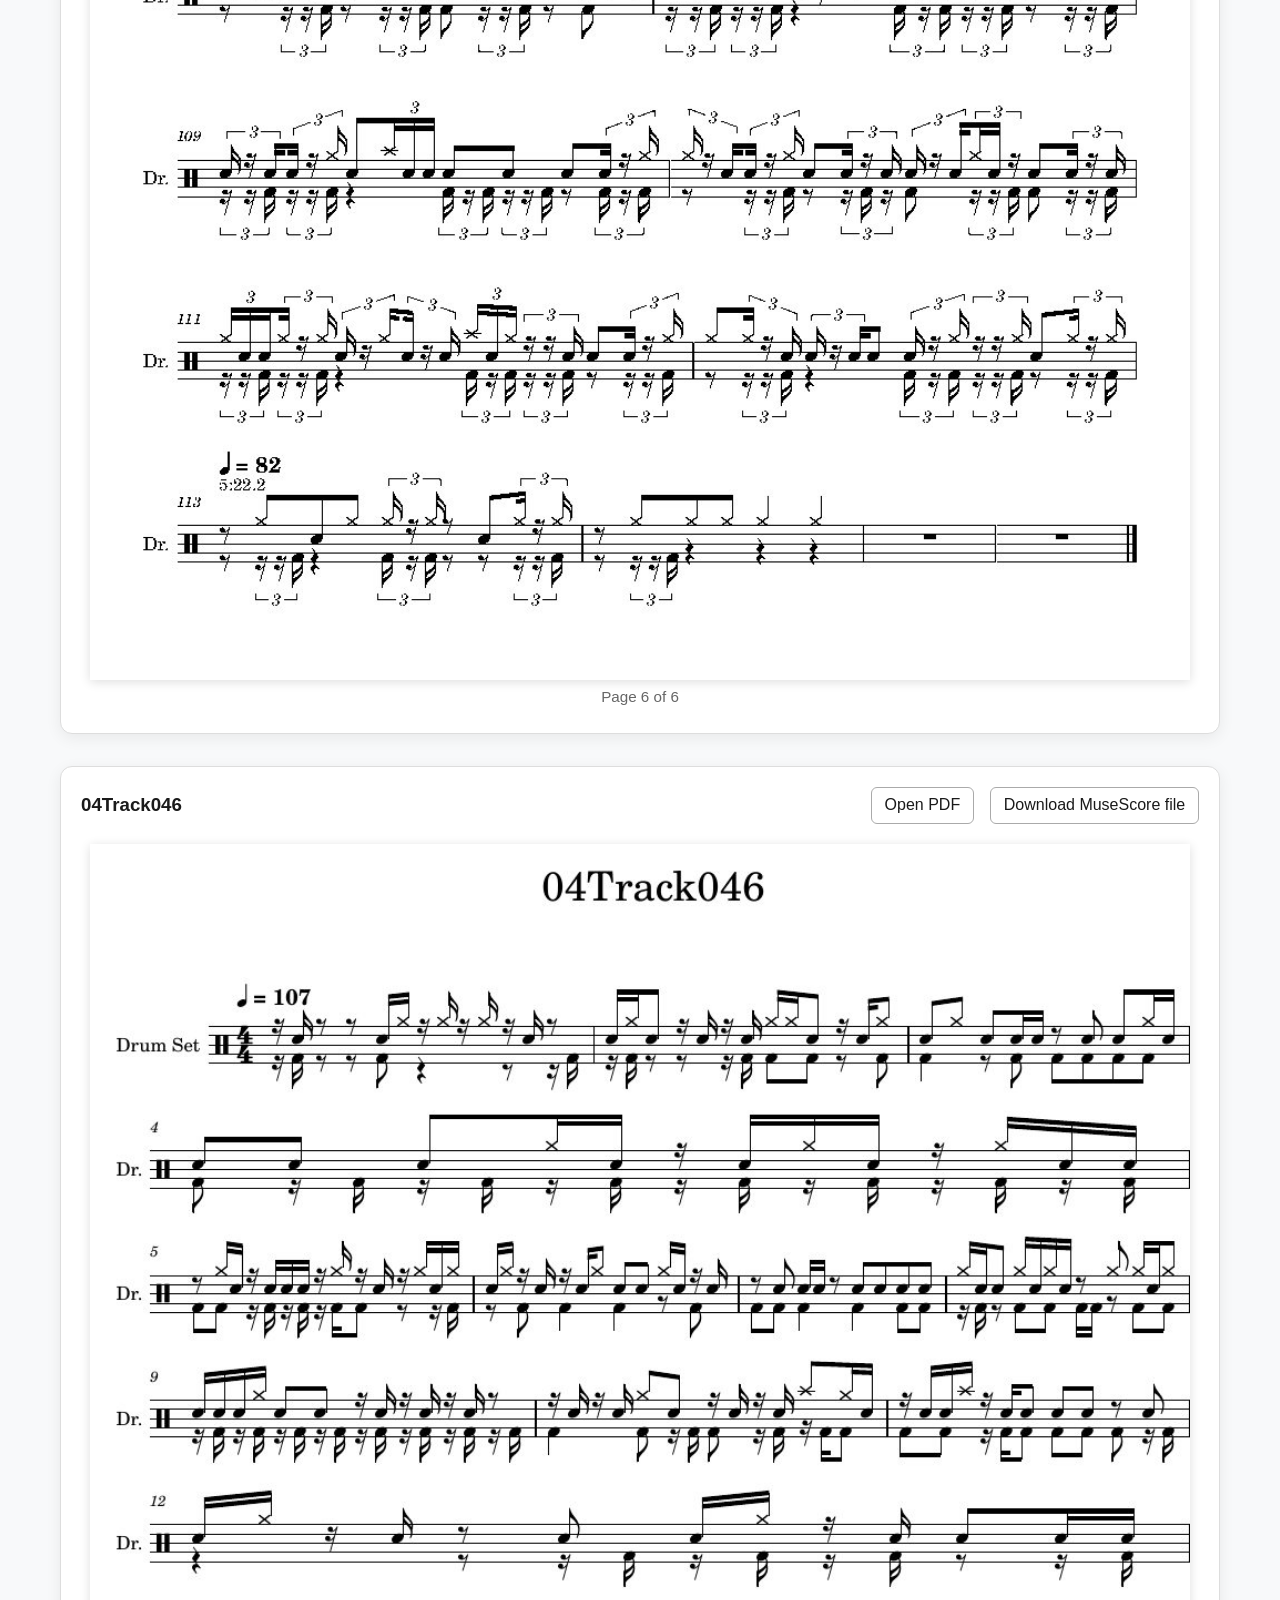
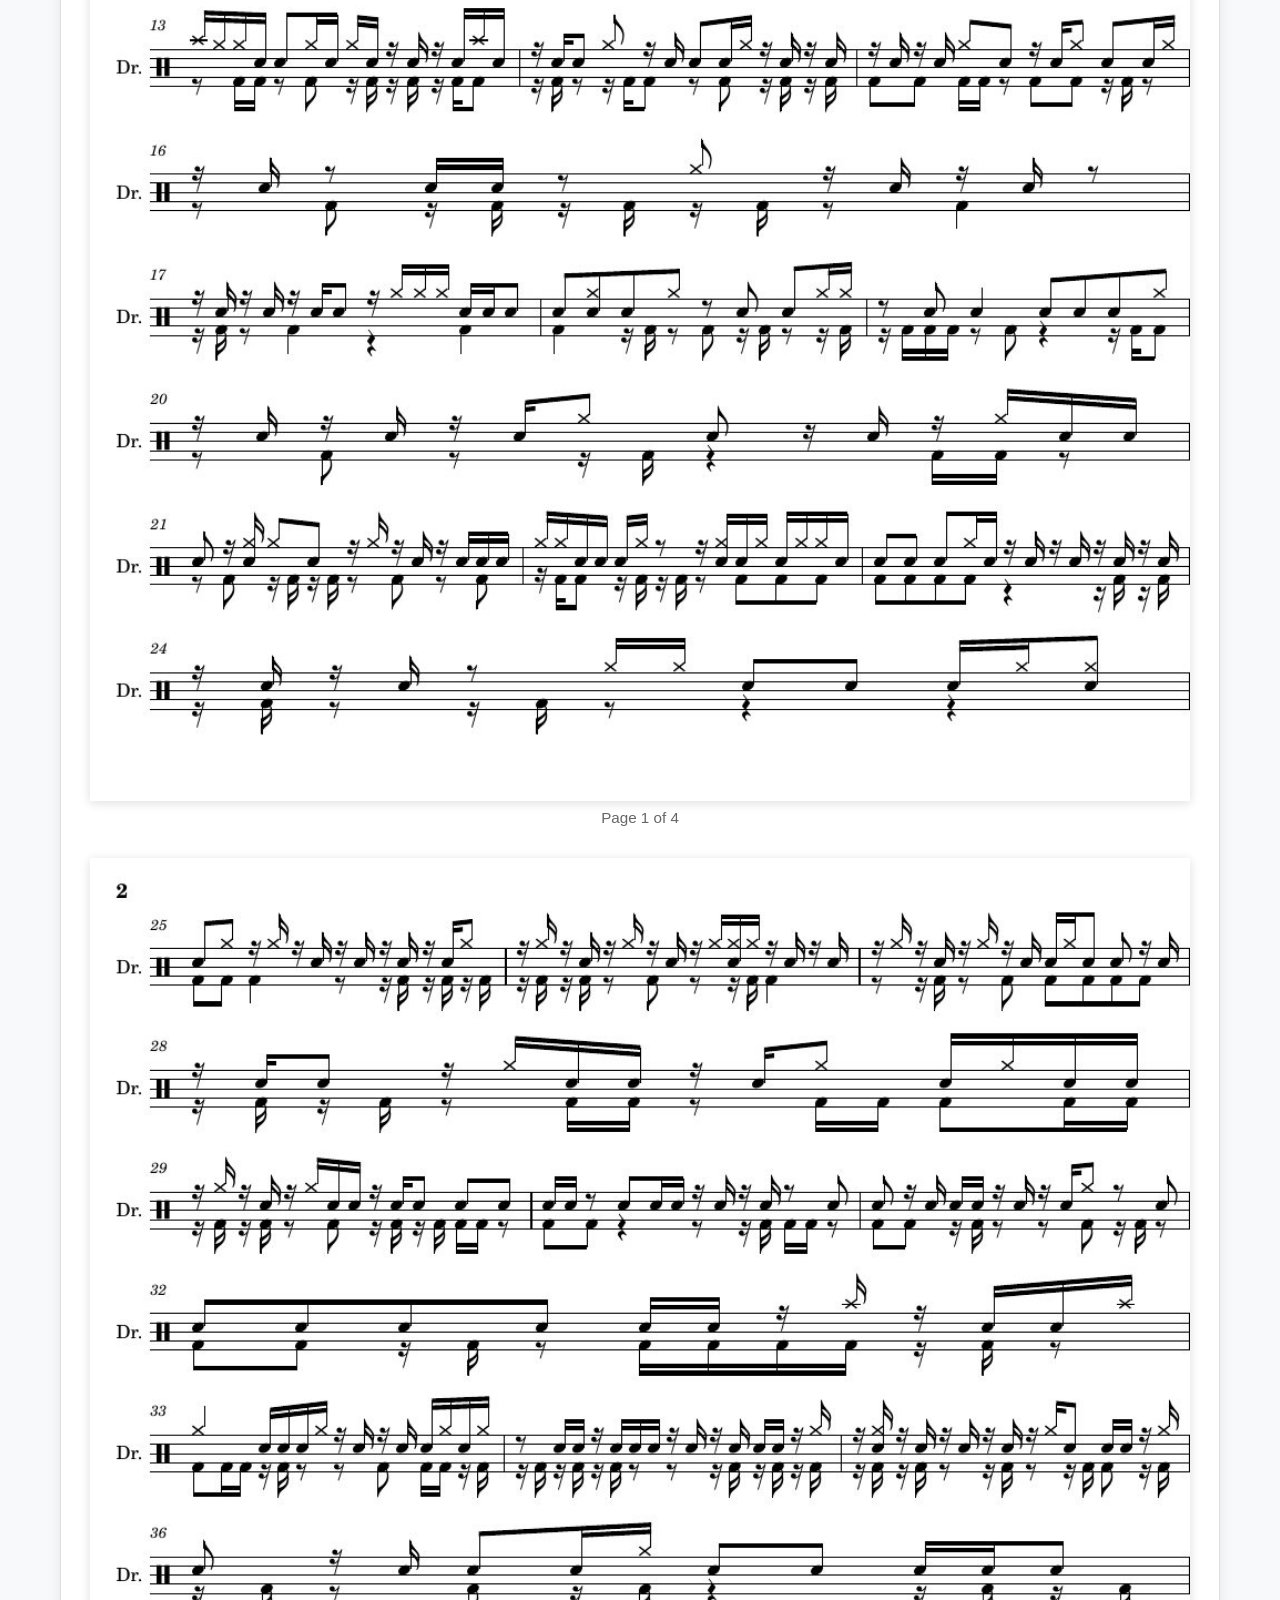
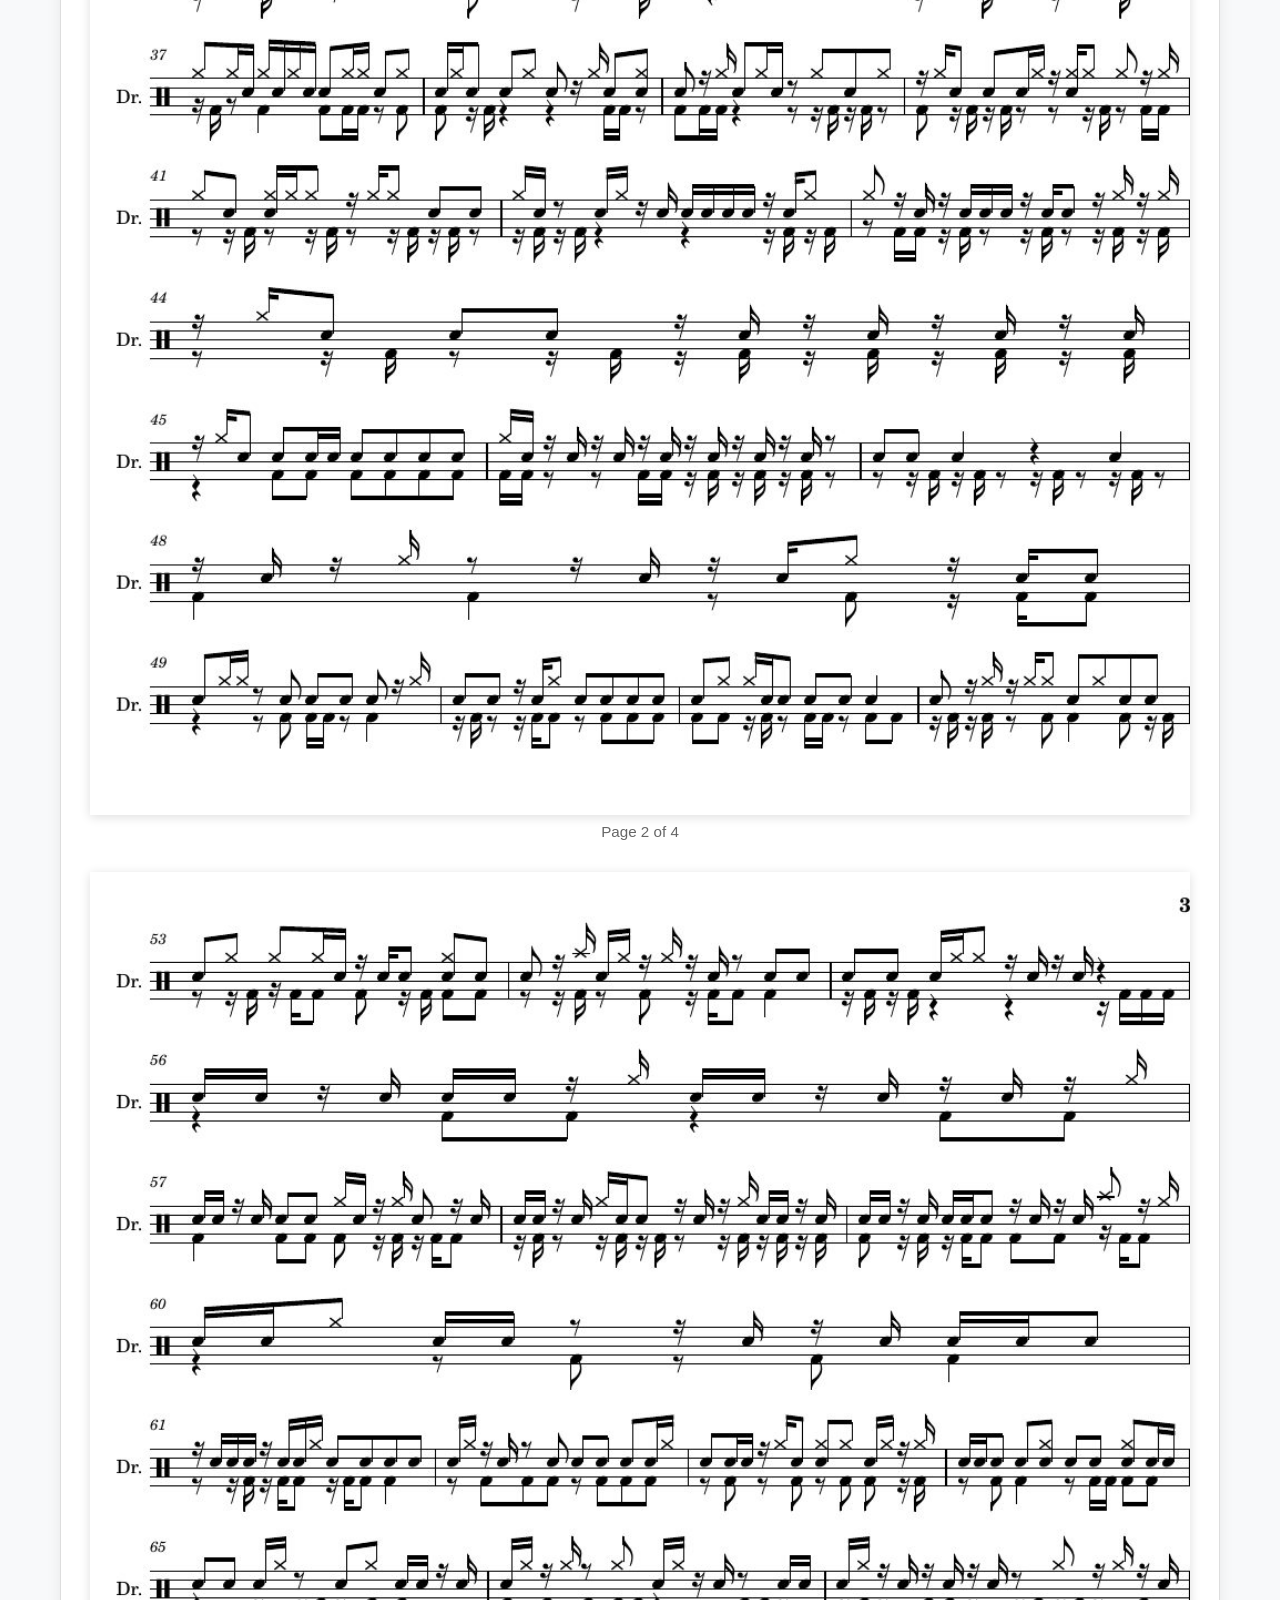
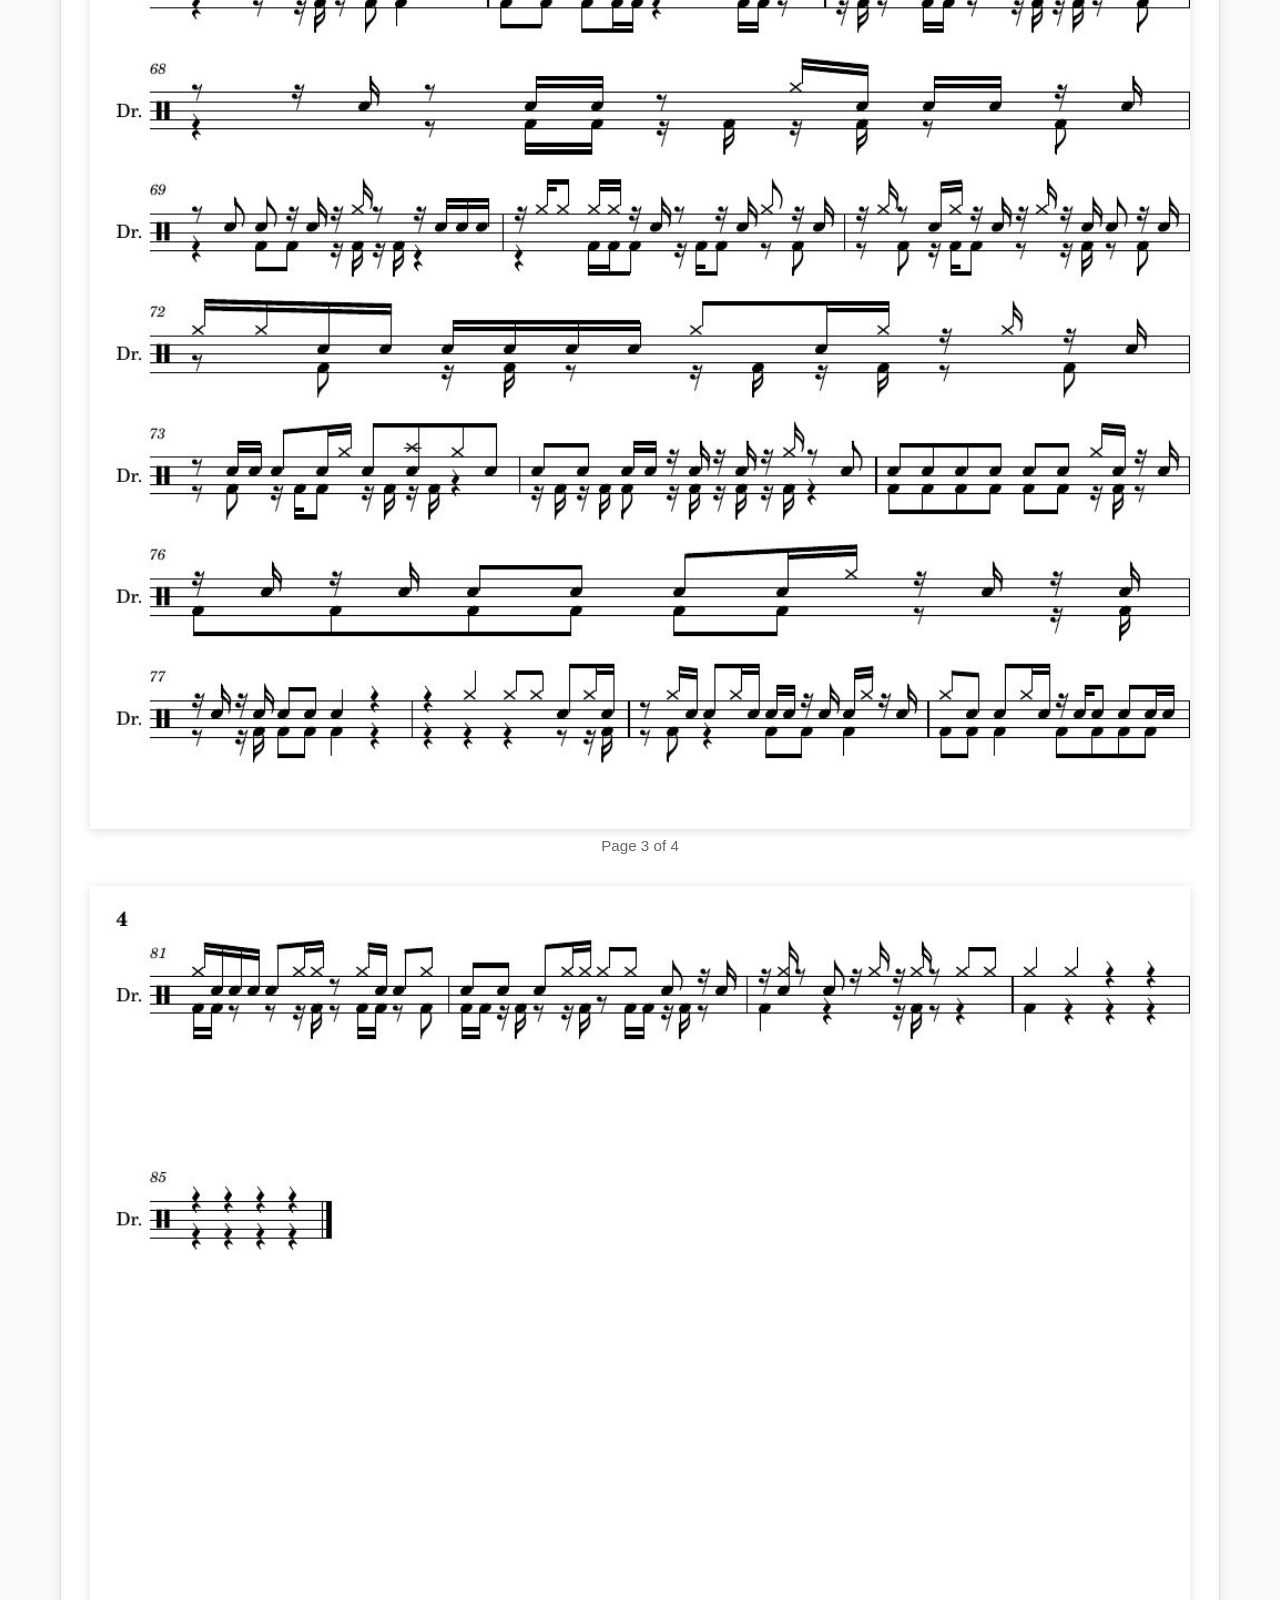
<file: fusion.html>
<!DOCTYPE html>
<html lang="en">
<head>
    <meta charset="UTF-8">
    <meta name="viewport" content="width=device-width, initial-scale=1.0">
    <title>Drum scores | Drumdemo</title>
    <link rel="stylesheet" href="/site.css">
</head>
<body>

  <header class="full-header"><div class="header-content"><div class="brand-zone"><a class="logo" href="/">Drumdemo</a><ul class="main-nav"><li><a href="/">Scores</a></li><li><a href="/rock.html">Rock</a></li><li><a href="/jazz.html">Jazz</a></li><li><a href="/latin.html">Latin</a></li><li><a href="/pop.html">Pop</a></li><li><a href="/funk.html">Funk</a></li><li><a href="/fusion.html">Fusion</a></li></ul></div></div></header>

<div class="wrapper"><main><section class="hero-section"><img class="hero-banner" src="/drum1.jpg" alt="Drum kit" width="100%"></section><h1>Fusion &amp; Progressive drum scores</h1><p>Open a score to view all pages. Download the MuseScore file to edit it.</p><section class="score-section"><h2>Medium</h2><div class="score-grid"><article class="score-entry"><div class="score-entry-heading"><h3>Rosanna — Toto</h3><div class="score-actions"><a href="/scores/Rosanna_Drums.pdf" target="_blank" rel="noopener">Open PDF</a><a href="/scores/Rosanna_Drums.mscz" download>Download MuseScore file</a></div></div><div class="score-pages"><figure class="score-page"><img loading="lazy" src="/scores/pages/Rosanna_Drums-page-01.jpg" alt="Rosanna — Toto — page 1 of 6"><figcaption>Page 1 of 6</figcaption></figure><figure class="score-page"><img loading="lazy" src="/scores/pages/Rosanna_Drums-page-02.jpg" alt="Rosanna — Toto — page 2 of 6"><figcaption>Page 2 of 6</figcaption></figure><figure class="score-page"><img loading="lazy" src="/scores/pages/Rosanna_Drums-page-03.jpg" alt="Rosanna — Toto — page 3 of 6"><figcaption>Page 3 of 6</figcaption></figure><figure class="score-page"><img loading="lazy" src="/scores/pages/Rosanna_Drums-page-04.jpg" alt="Rosanna — Toto — page 4 of 6"><figcaption>Page 4 of 6</figcaption></figure><figure class="score-page"><img loading="lazy" src="/scores/pages/Rosanna_Drums-page-05.jpg" alt="Rosanna — Toto — page 5 of 6"><figcaption>Page 5 of 6</figcaption></figure><figure class="score-page"><img loading="lazy" src="/scores/pages/Rosanna_Drums-page-06.jpg" alt="Rosanna — Toto — page 6 of 6"><figcaption>Page 6 of 6</figcaption></figure></div></article><article class="score-entry"><div class="score-entry-heading"><h3>04Track046</h3><div class="score-actions"><a href="/scores/04Track046_Drums.pdf" target="_blank" rel="noopener">Open PDF</a><a href="/scores/04Track046_Drums.mscz" download>Download MuseScore file</a></div></div><div class="score-pages"><figure class="score-page"><img loading="lazy" src="/scores/pages/04Track046_Drums-page-01.jpg" alt="04Track046 — page 1 of 4"><figcaption>Page 1 of 4</figcaption></figure><figure class="score-page"><img loading="lazy" src="/scores/pages/04Track046_Drums-page-02.jpg" alt="04Track046 — page 2 of 4"><figcaption>Page 2 of 4</figcaption></figure><figure class="score-page"><img loading="lazy" src="/scores/pages/04Track046_Drums-page-03.jpg" alt="04Track046 — page 3 of 4"><figcaption>Page 3 of 4</figcaption></figure><figure class="score-page"><img loading="lazy" src="/scores/pages/04Track046_Drums-page-04.jpg" alt="04Track046 — page 4 of 4"><figcaption>Page 4 of 4</figcaption></figure></div></article></div></section><section class="score-section"><h2>Expert</h2><div class="score-grid"><article class="score-entry"><div class="score-entry-heading"><h3>metronome — toe</h3><div class="score-actions"><a href="/scores/toe_metronome_Drums.pdf" target="_blank" rel="noopener">Open PDF</a><a href="/scores/toe_metronome_Drums.mscz" download>Download MuseScore file</a></div></div><div class="score-pages"><figure class="score-page"><img loading="lazy" src="/scores/pages/toe_metronome_Drums-page-01.jpg" alt="metronome — toe — page 1 of 3"><figcaption>Page 1 of 3</figcaption></figure><figure class="score-page"><img loading="lazy" src="/scores/pages/toe_metronome_Drums-page-02.jpg" alt="metronome — toe — page 2 of 3"><figcaption>Page 2 of 3</figcaption></figure><figure class="score-page"><img loading="lazy" src="/scores/pages/toe_metronome_Drums-page-03.jpg" alt="metronome — toe — page 3 of 3"><figcaption>Page 3 of 3</figcaption></figure></div></article></div></section></main></div><footer><hr><p style="text-align: center;">Drumdemo</p></footer>
</body>
</html>
</file>
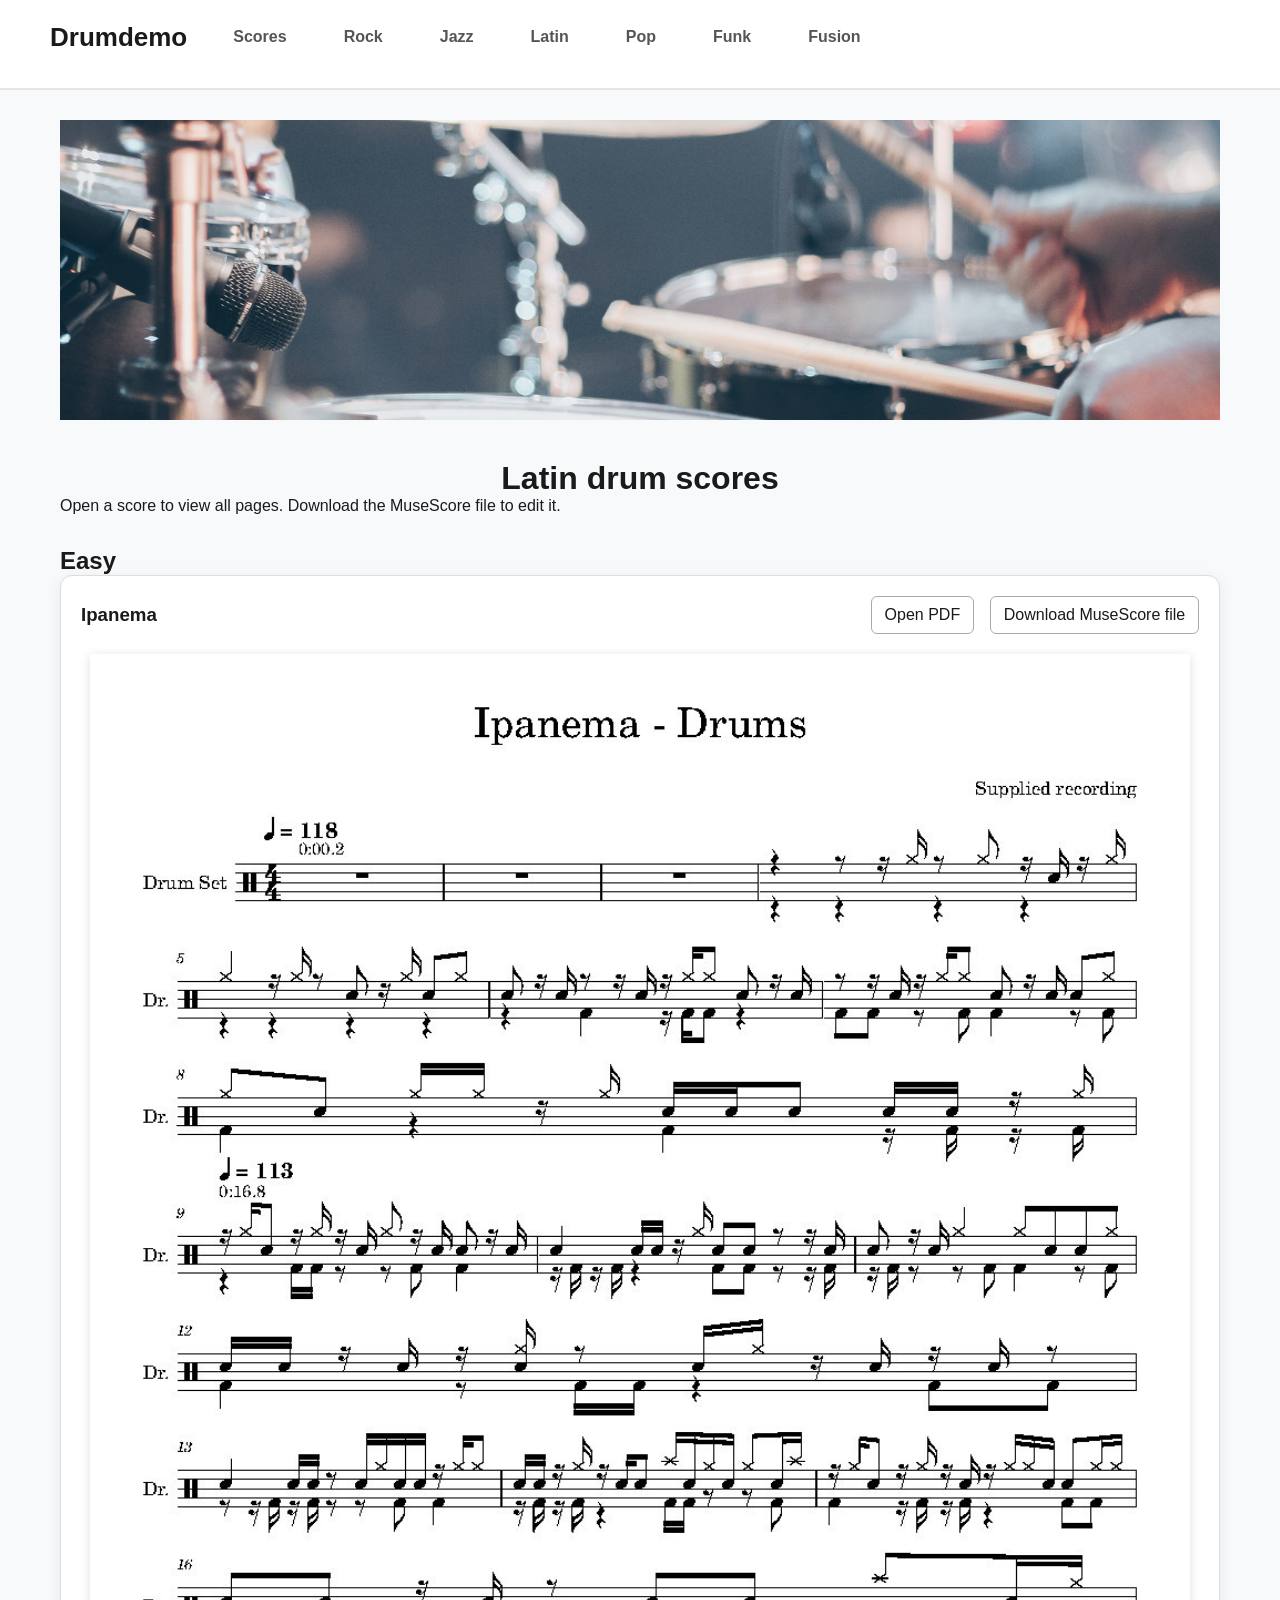
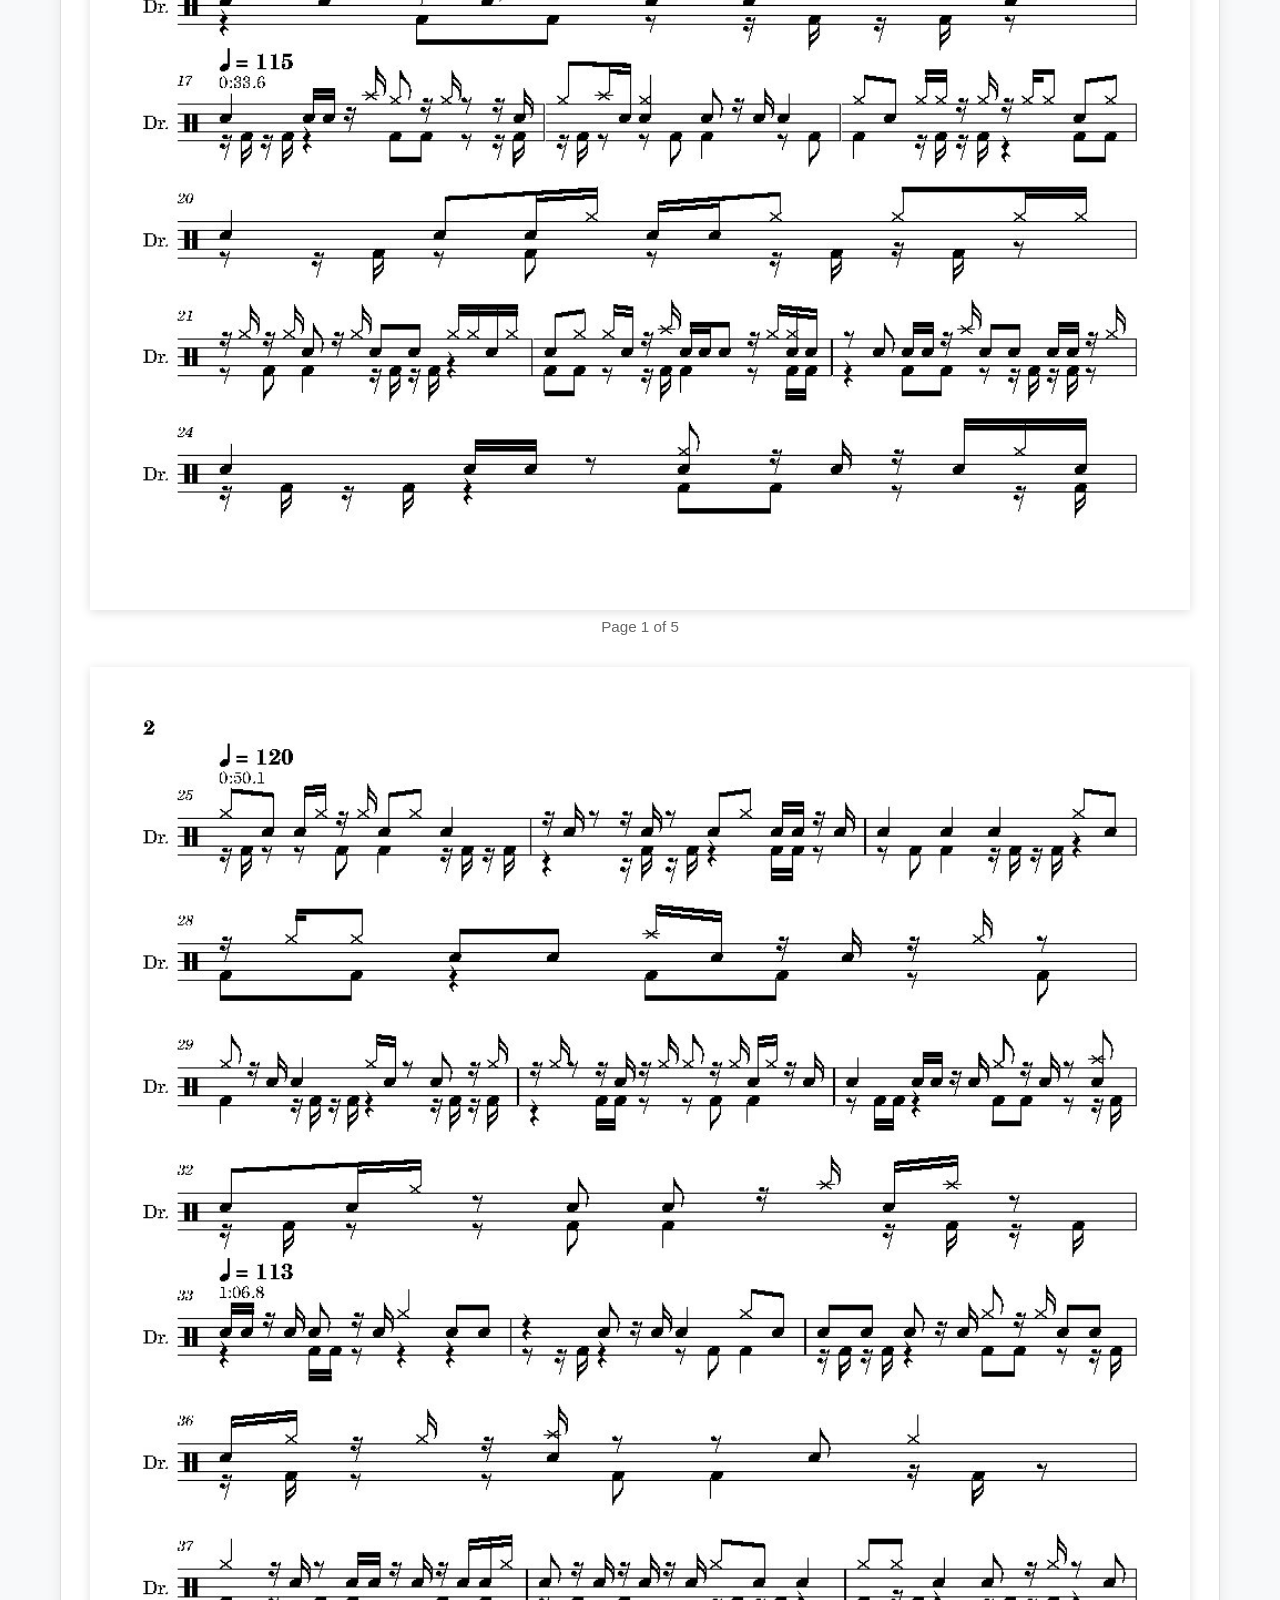
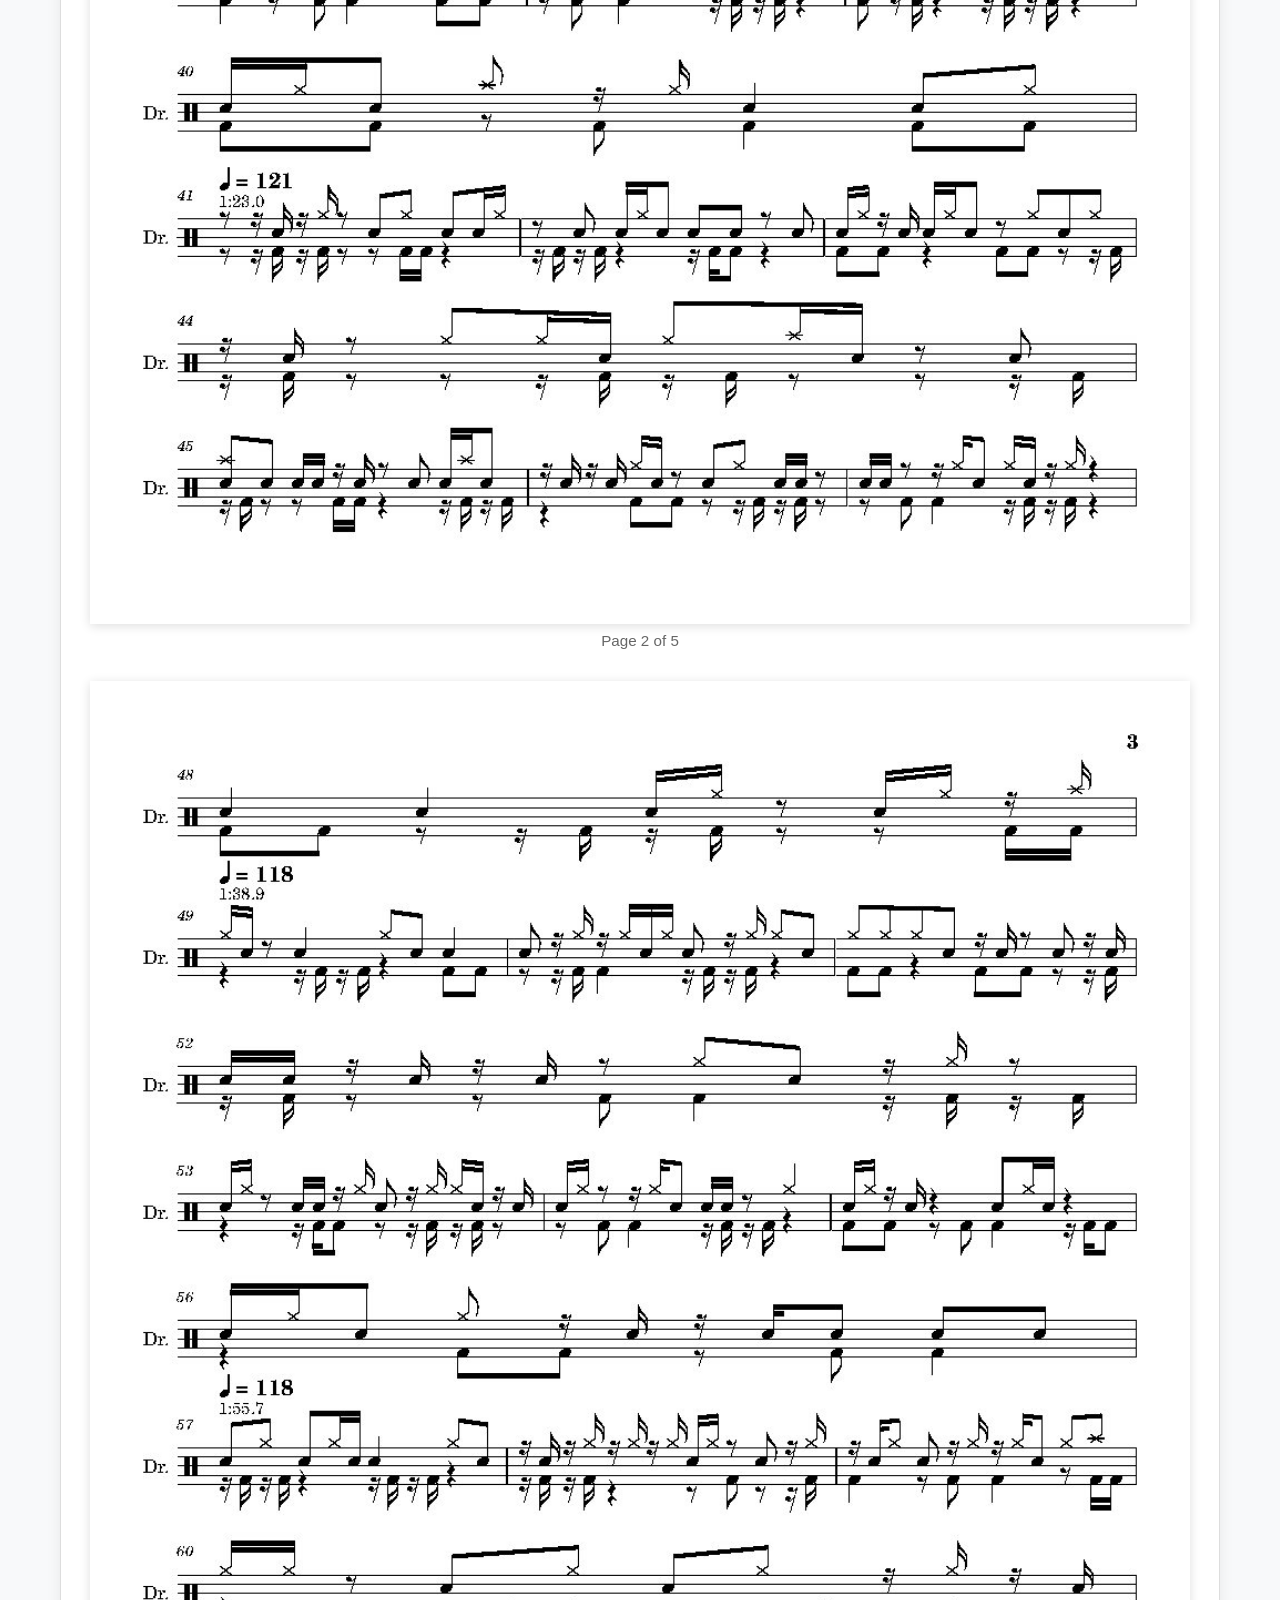
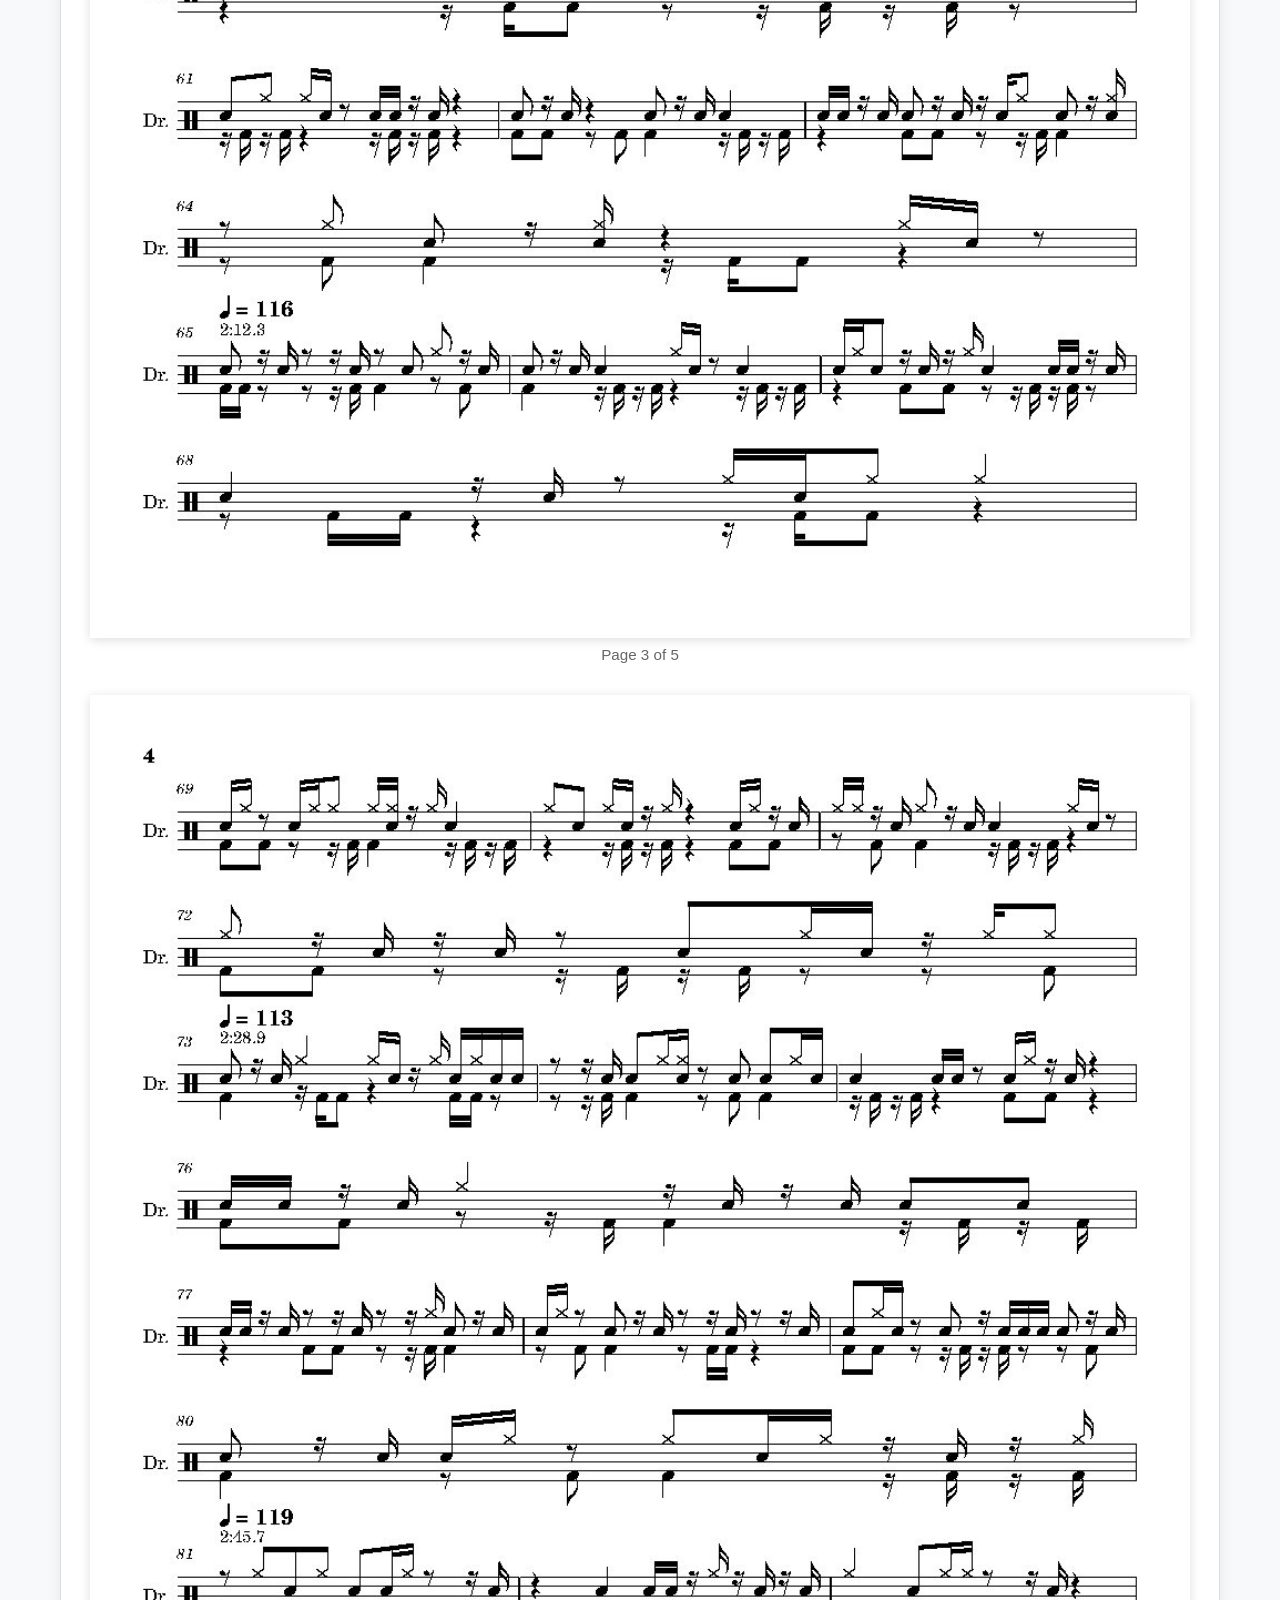
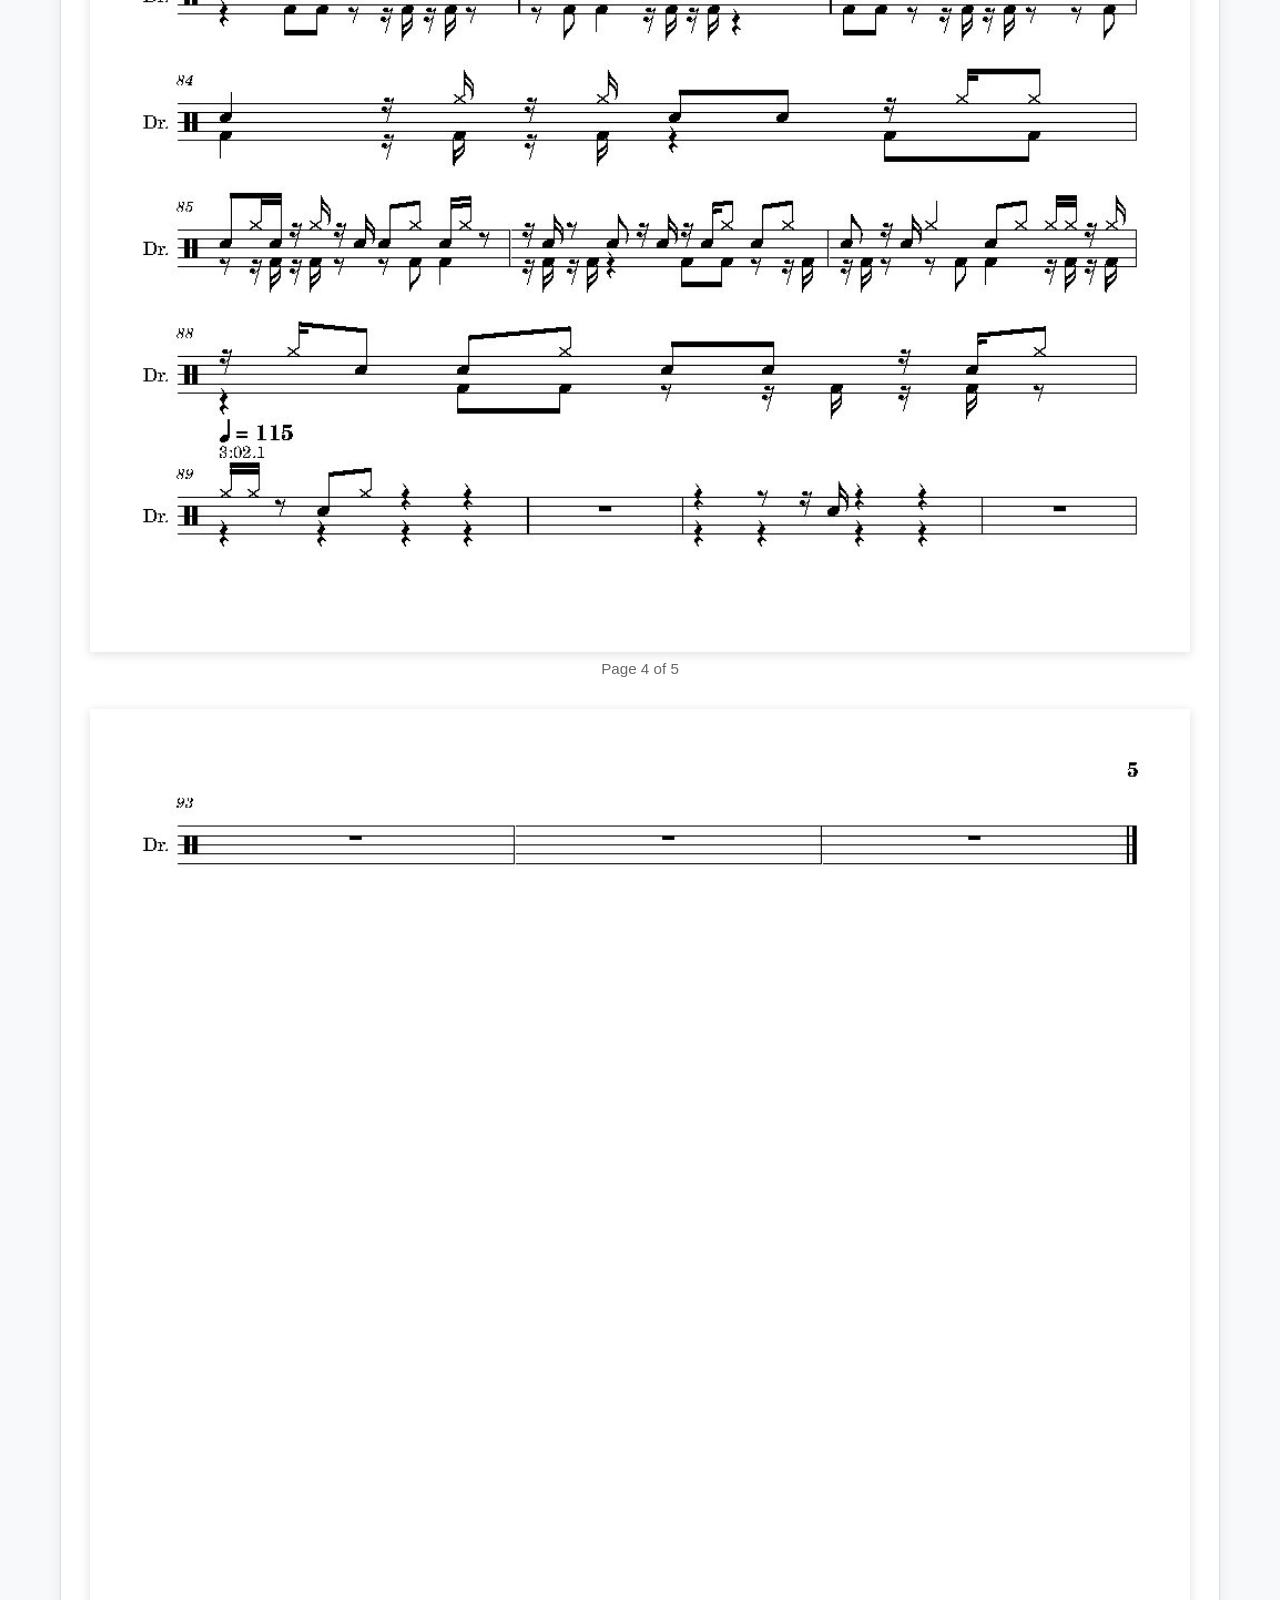
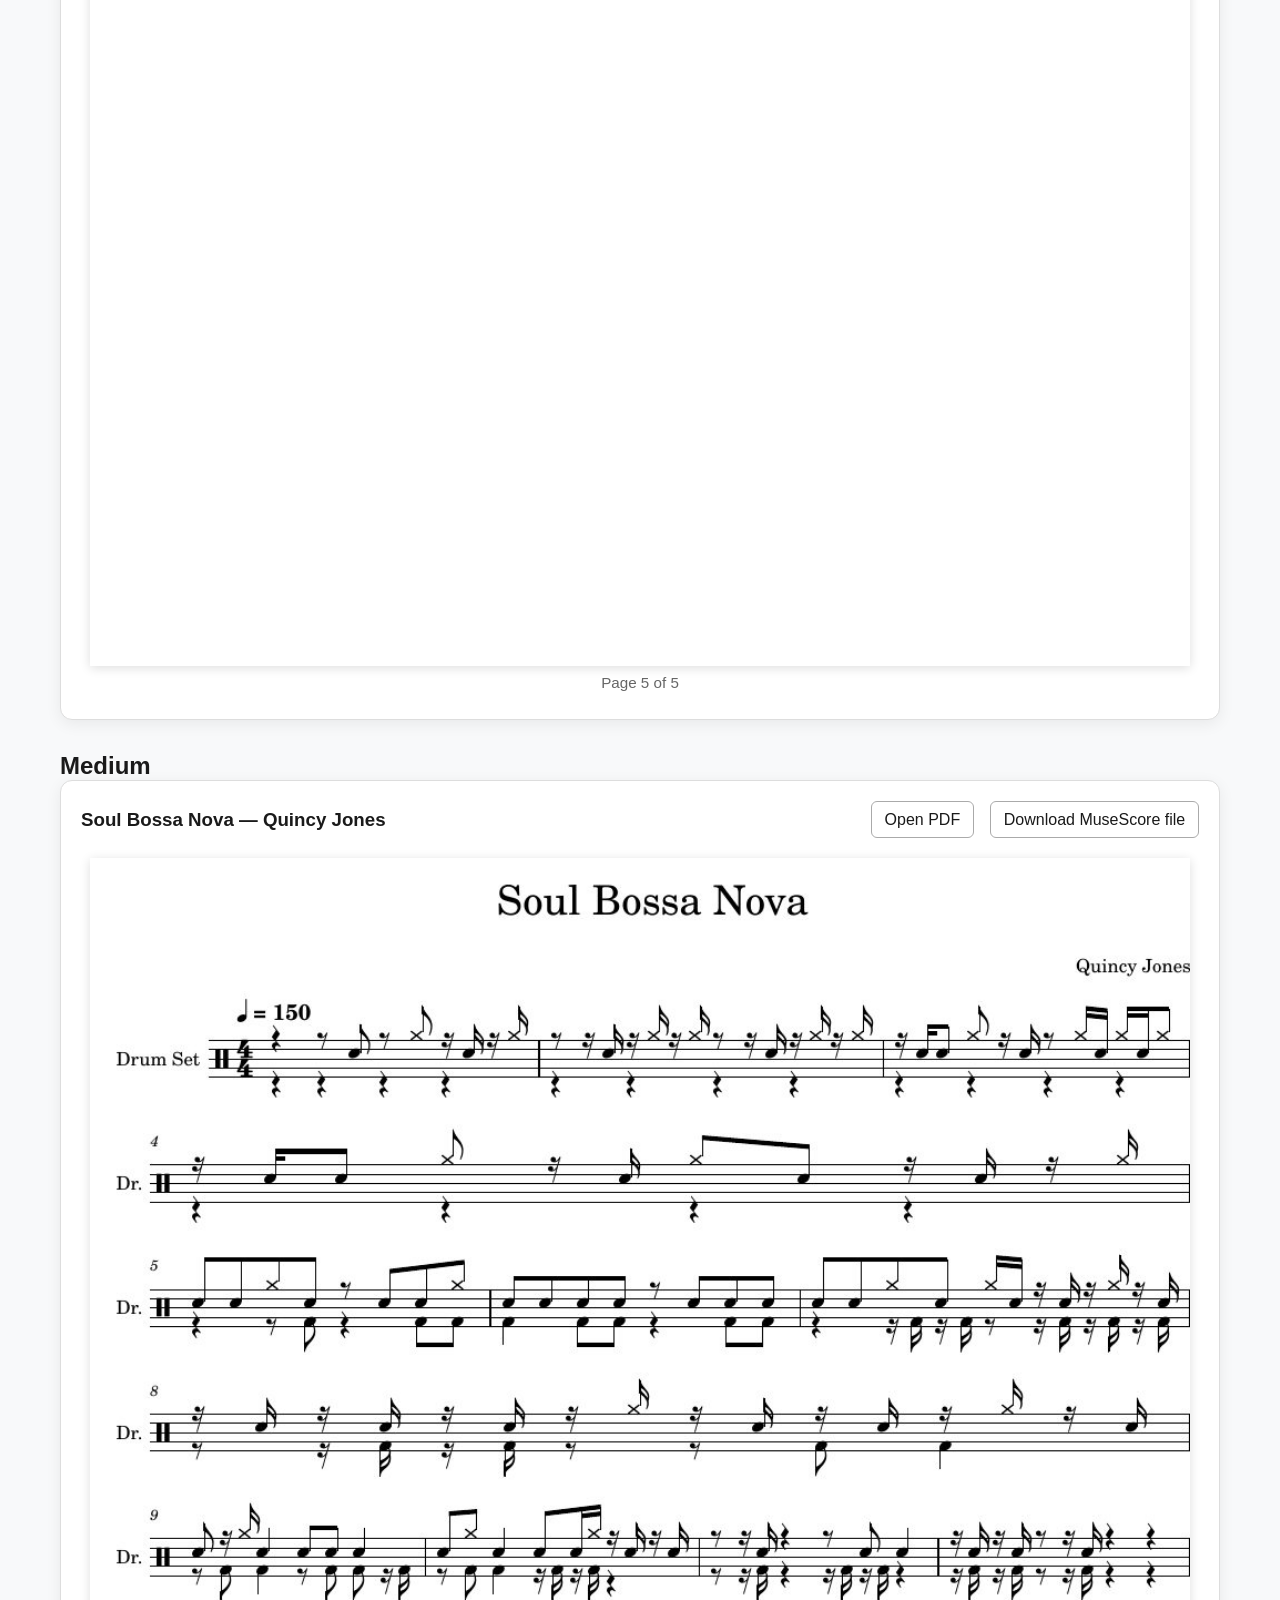
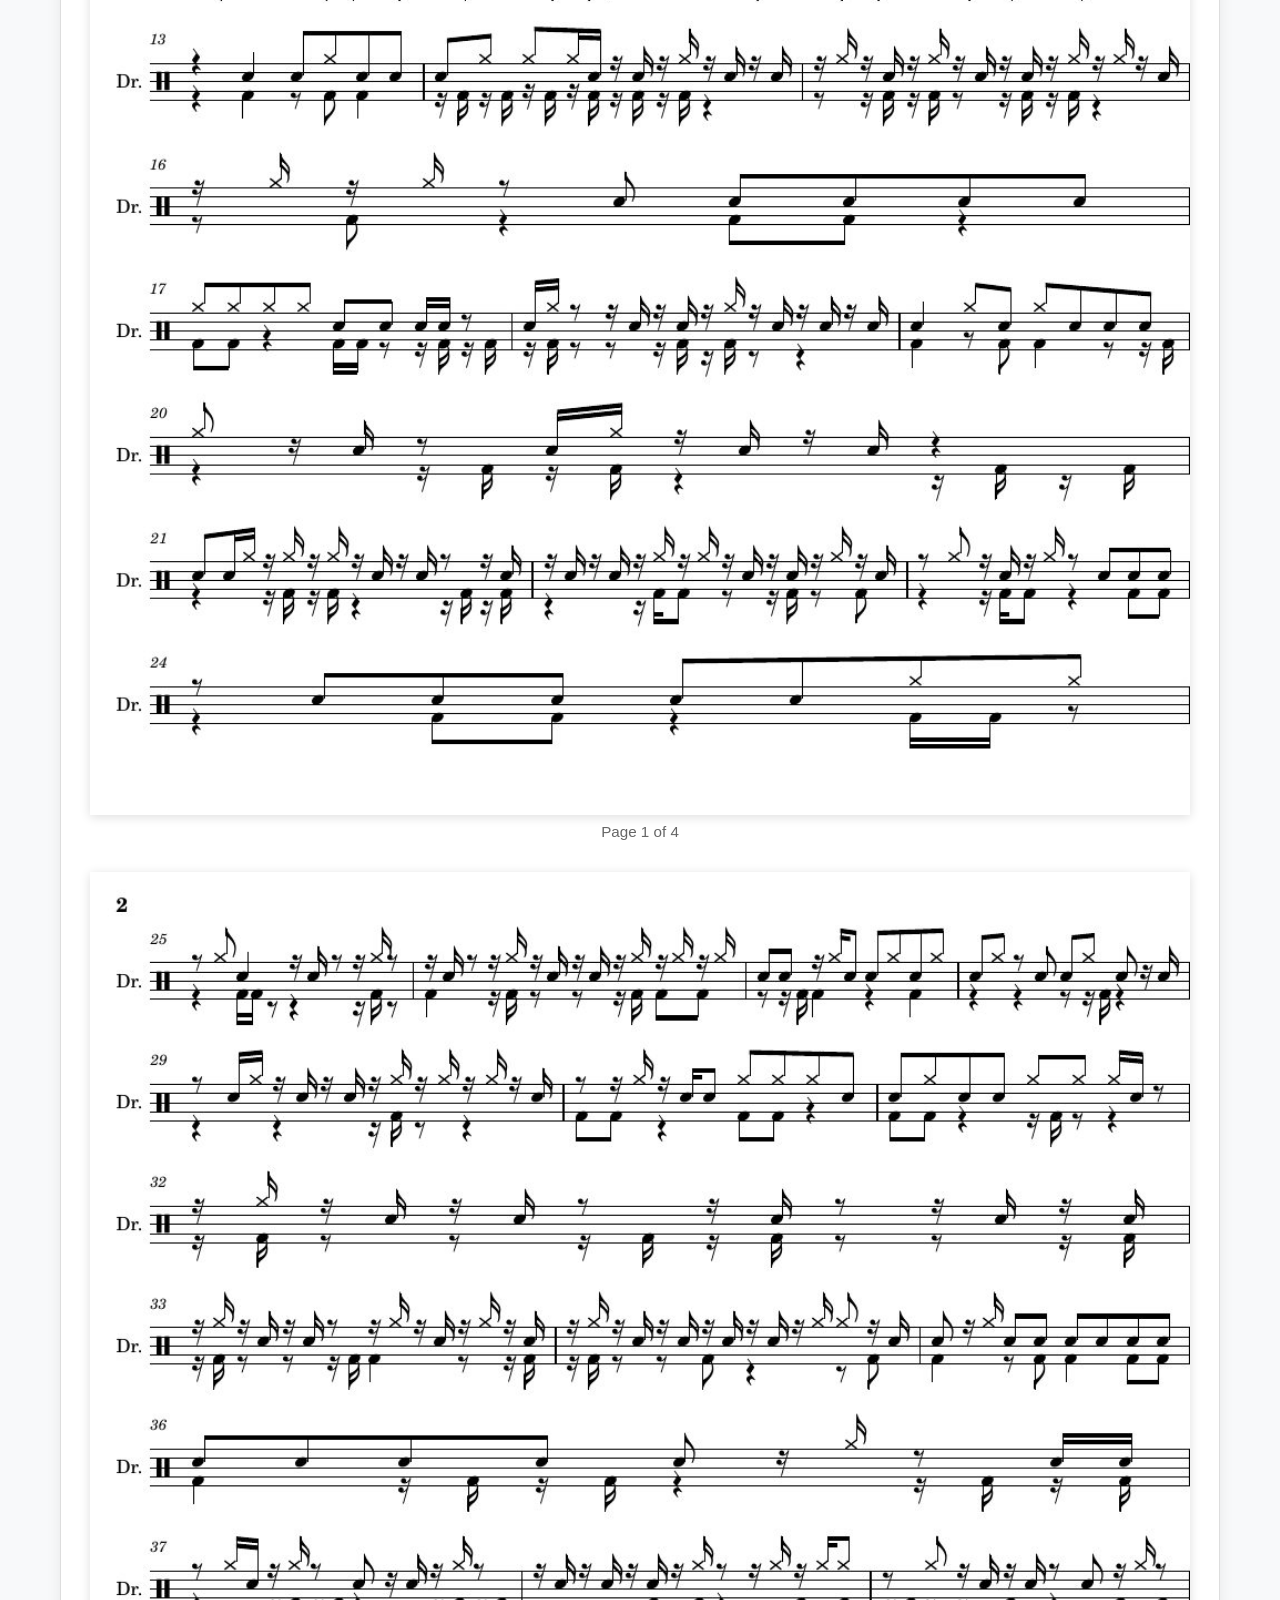
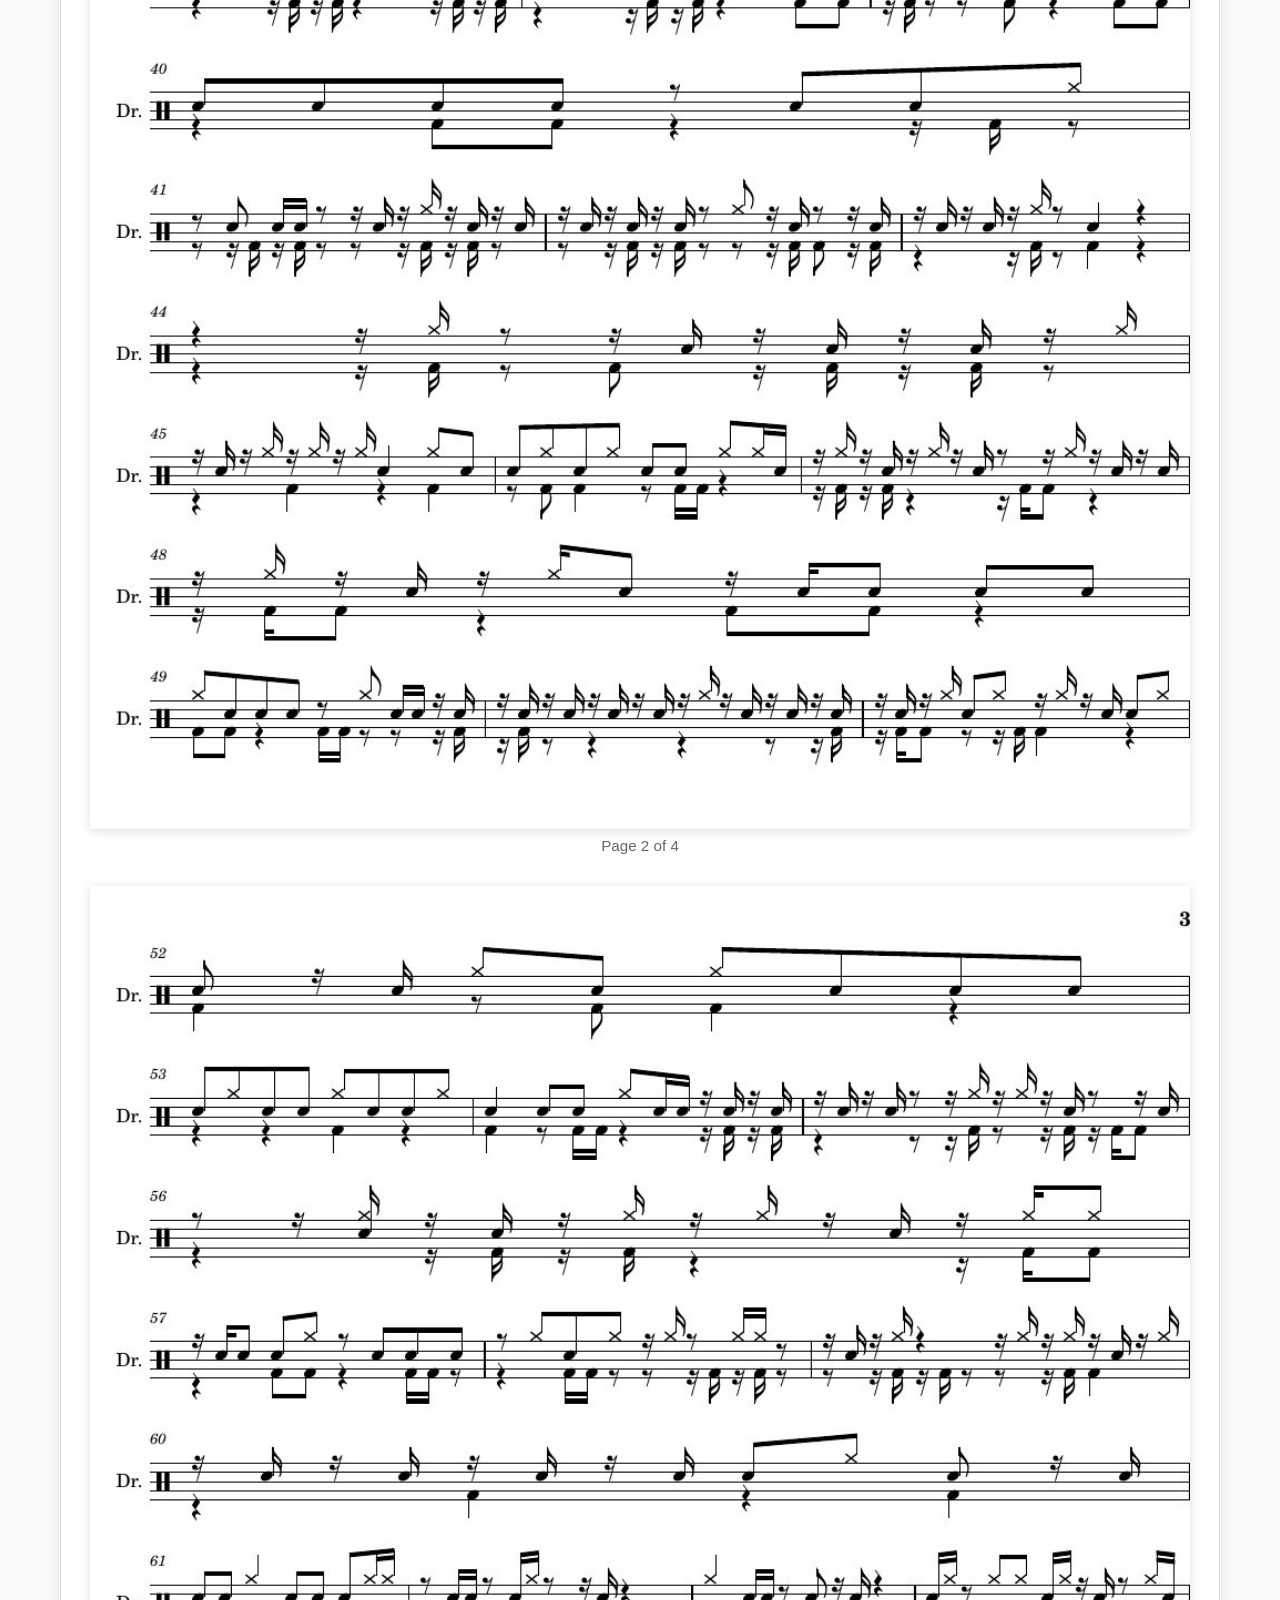
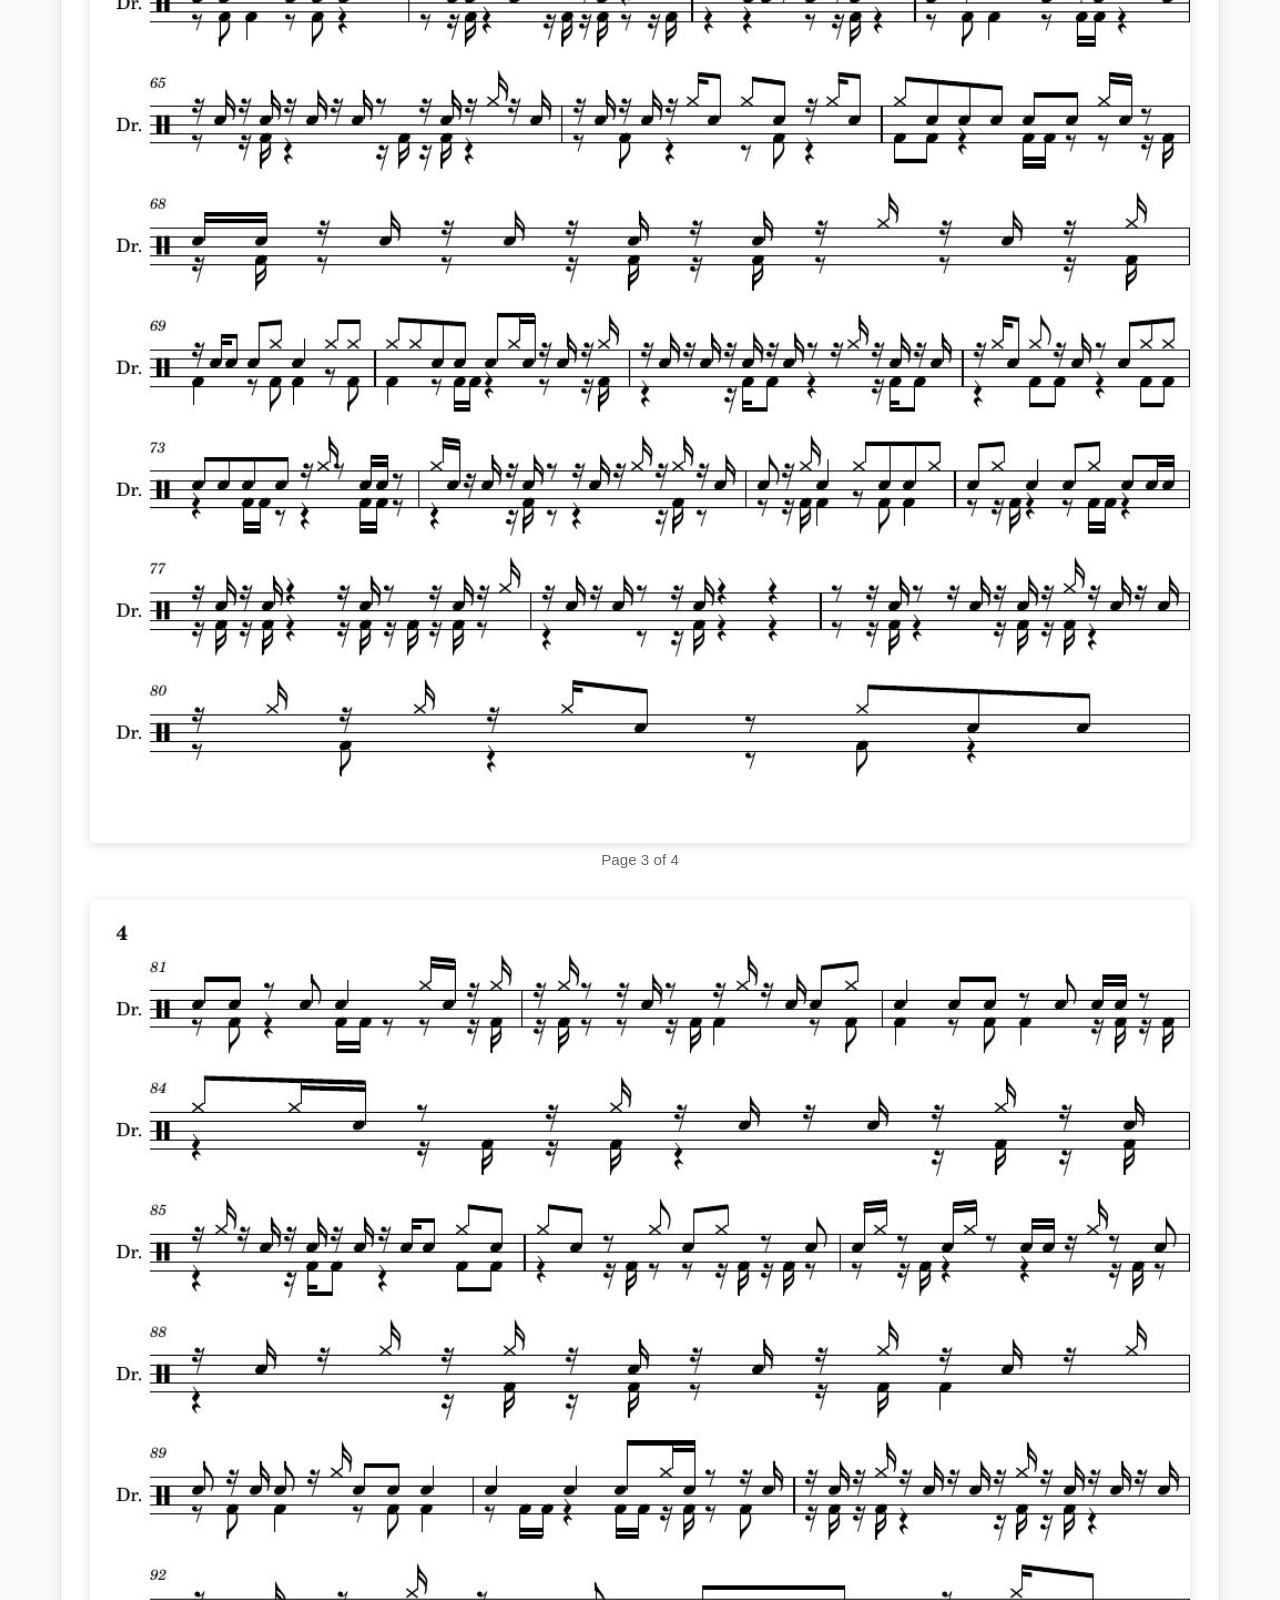
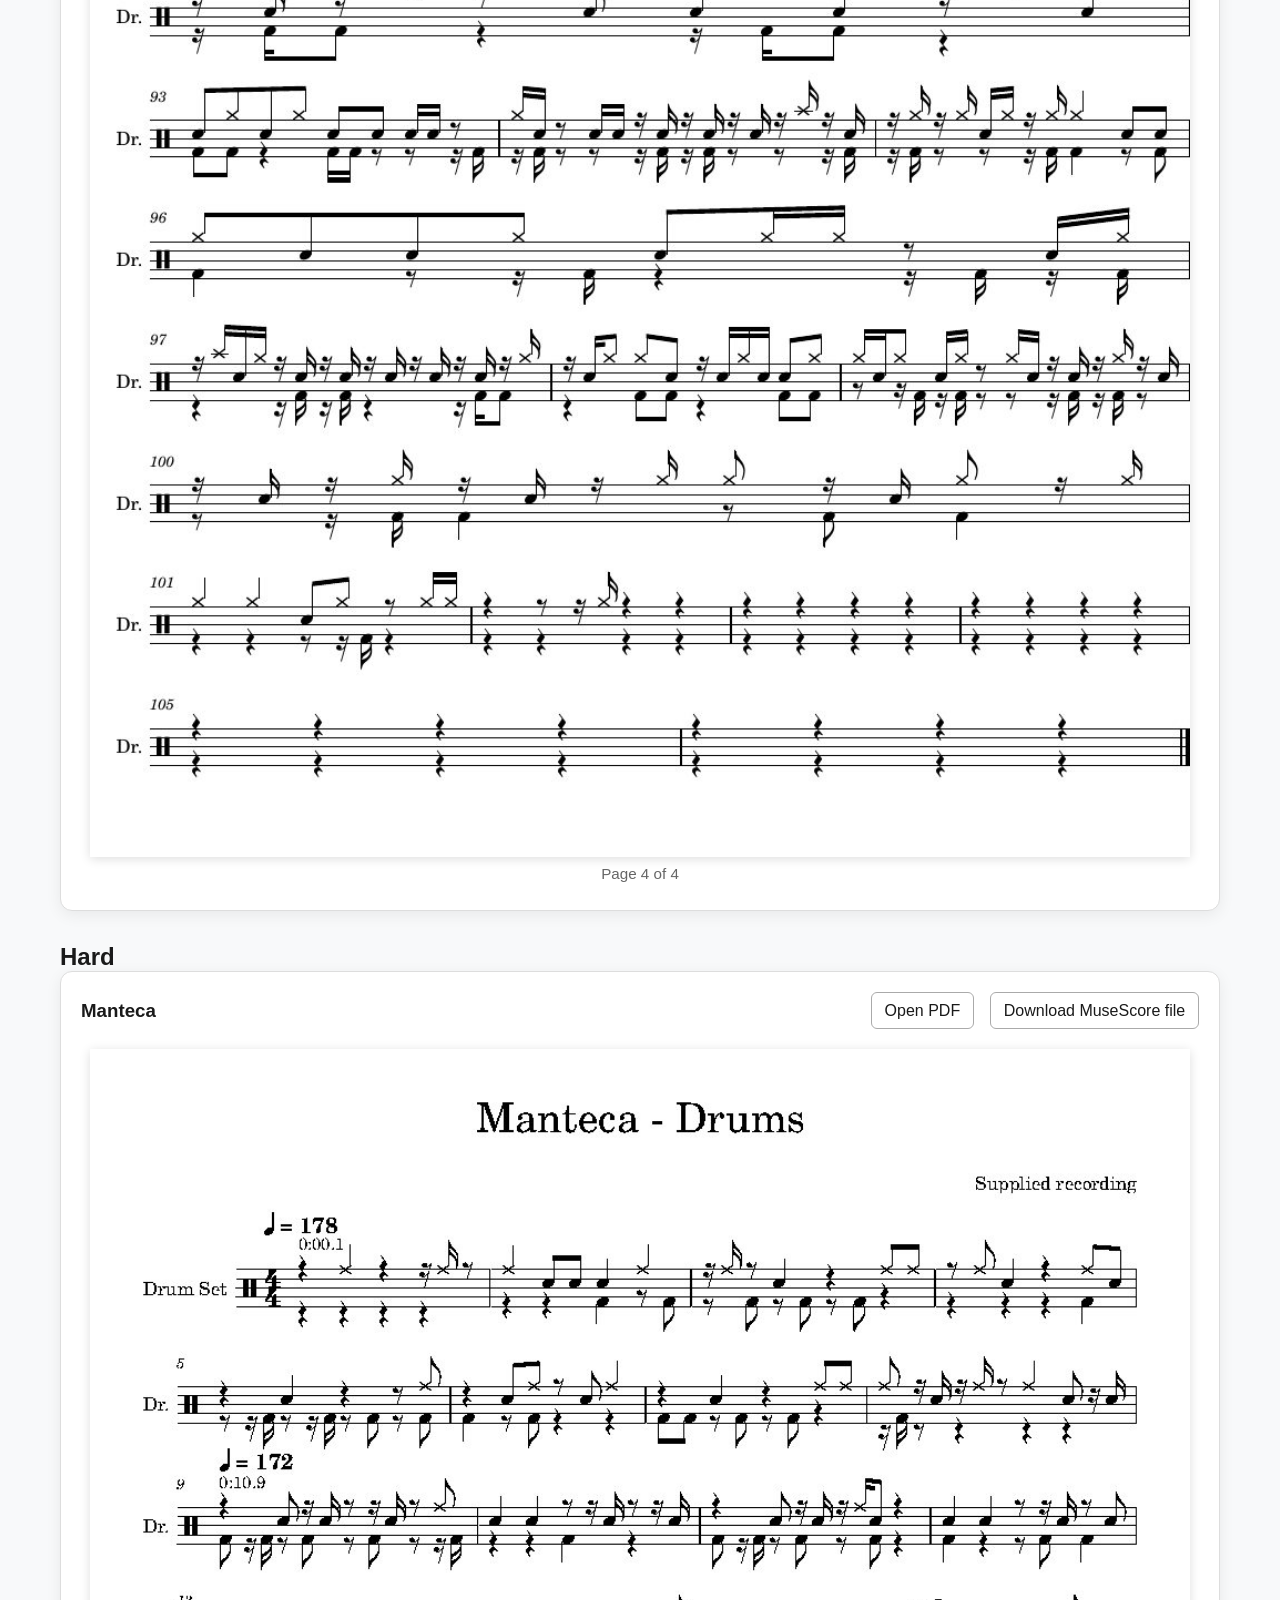
<file: latin.html>
<!DOCTYPE html>
<html lang="en">
<head>
    <meta charset="UTF-8">
    <meta name="viewport" content="width=device-width, initial-scale=1.0">
    <title>Drum scores | Drumdemo</title>
    <link rel="stylesheet" href="/site.css">
</head>
<body>

  <header class="full-header"><div class="header-content"><div class="brand-zone"><a class="logo" href="/">Drumdemo</a><ul class="main-nav"><li><a href="/">Scores</a></li><li><a href="/rock.html">Rock</a></li><li><a href="/jazz.html">Jazz</a></li><li><a href="/latin.html">Latin</a></li><li><a href="/pop.html">Pop</a></li><li><a href="/funk.html">Funk</a></li><li><a href="/fusion.html">Fusion</a></li></ul></div></div></header>

<div class="wrapper"><main><section class="hero-section"><img class="hero-banner" src="/drum1.jpg" alt="Drum kit" width="100%"></section><h1>Latin drum scores</h1><p>Open a score to view all pages. Download the MuseScore file to edit it.</p><section class="score-section"><h2>Easy</h2><div class="score-grid"><article class="score-entry"><div class="score-entry-heading"><h3>Ipanema</h3><div class="score-actions"><a href="/scores/Ipanema_Drums.pdf" target="_blank" rel="noopener">Open PDF</a><a href="/scores/Ipanema_Drums.mscz" download>Download MuseScore file</a></div></div><div class="score-pages"><figure class="score-page"><img loading="lazy" src="/scores/pages/Ipanema_Drums-page-01.jpg" alt="Ipanema — page 1 of 5"><figcaption>Page 1 of 5</figcaption></figure><figure class="score-page"><img loading="lazy" src="/scores/pages/Ipanema_Drums-page-02.jpg" alt="Ipanema — page 2 of 5"><figcaption>Page 2 of 5</figcaption></figure><figure class="score-page"><img loading="lazy" src="/scores/pages/Ipanema_Drums-page-03.jpg" alt="Ipanema — page 3 of 5"><figcaption>Page 3 of 5</figcaption></figure><figure class="score-page"><img loading="lazy" src="/scores/pages/Ipanema_Drums-page-04.jpg" alt="Ipanema — page 4 of 5"><figcaption>Page 4 of 5</figcaption></figure><figure class="score-page"><img loading="lazy" src="/scores/pages/Ipanema_Drums-page-05.jpg" alt="Ipanema — page 5 of 5"><figcaption>Page 5 of 5</figcaption></figure></div></article></div></section><section class="score-section"><h2>Medium</h2><div class="score-grid"><article class="score-entry"><div class="score-entry-heading"><h3>Soul Bossa Nova — Quincy Jones</h3><div class="score-actions"><a href="/scores/Soul_Bossa_Nova_Drums.pdf" target="_blank" rel="noopener">Open PDF</a><a href="/scores/Soul_Bossa_Nova_Drums.mscz" download>Download MuseScore file</a></div></div><div class="score-pages"><figure class="score-page"><img loading="lazy" src="/scores/pages/Soul_Bossa_Nova_Drums-page-01.jpg" alt="Soul Bossa Nova — Quincy Jones — page 1 of 4"><figcaption>Page 1 of 4</figcaption></figure><figure class="score-page"><img loading="lazy" src="/scores/pages/Soul_Bossa_Nova_Drums-page-02.jpg" alt="Soul Bossa Nova — Quincy Jones — page 2 of 4"><figcaption>Page 2 of 4</figcaption></figure><figure class="score-page"><img loading="lazy" src="/scores/pages/Soul_Bossa_Nova_Drums-page-03.jpg" alt="Soul Bossa Nova — Quincy Jones — page 3 of 4"><figcaption>Page 3 of 4</figcaption></figure><figure class="score-page"><img loading="lazy" src="/scores/pages/Soul_Bossa_Nova_Drums-page-04.jpg" alt="Soul Bossa Nova — Quincy Jones — page 4 of 4"><figcaption>Page 4 of 4</figcaption></figure></div></article></div></section><section class="score-section"><h2>Hard</h2><div class="score-grid"><article class="score-entry"><div class="score-entry-heading"><h3>Manteca</h3><div class="score-actions"><a href="/scores/Manteca_Drums.pdf" target="_blank" rel="noopener">Open PDF</a><a href="/scores/Manteca_Drums.mscz" download>Download MuseScore file</a></div></div><div class="score-pages"><figure class="score-page"><img loading="lazy" src="/scores/pages/Manteca_Drums-page-01.jpg" alt="Manteca — page 1 of 5"><figcaption>Page 1 of 5</figcaption></figure><figure class="score-page"><img loading="lazy" src="/scores/pages/Manteca_Drums-page-02.jpg" alt="Manteca — page 2 of 5"><figcaption>Page 2 of 5</figcaption></figure><figure class="score-page"><img loading="lazy" src="/scores/pages/Manteca_Drums-page-03.jpg" alt="Manteca — page 3 of 5"><figcaption>Page 3 of 5</figcaption></figure><figure class="score-page"><img loading="lazy" src="/scores/pages/Manteca_Drums-page-04.jpg" alt="Manteca — page 4 of 5"><figcaption>Page 4 of 5</figcaption></figure><figure class="score-page"><img loading="lazy" src="/scores/pages/Manteca_Drums-page-05.jpg" alt="Manteca — page 5 of 5"><figcaption>Page 5 of 5</figcaption></figure></div></article></div></section></main></div><footer><hr><p style="text-align: center;">Drumdemo</p></footer>
</body>
</html>
</file>
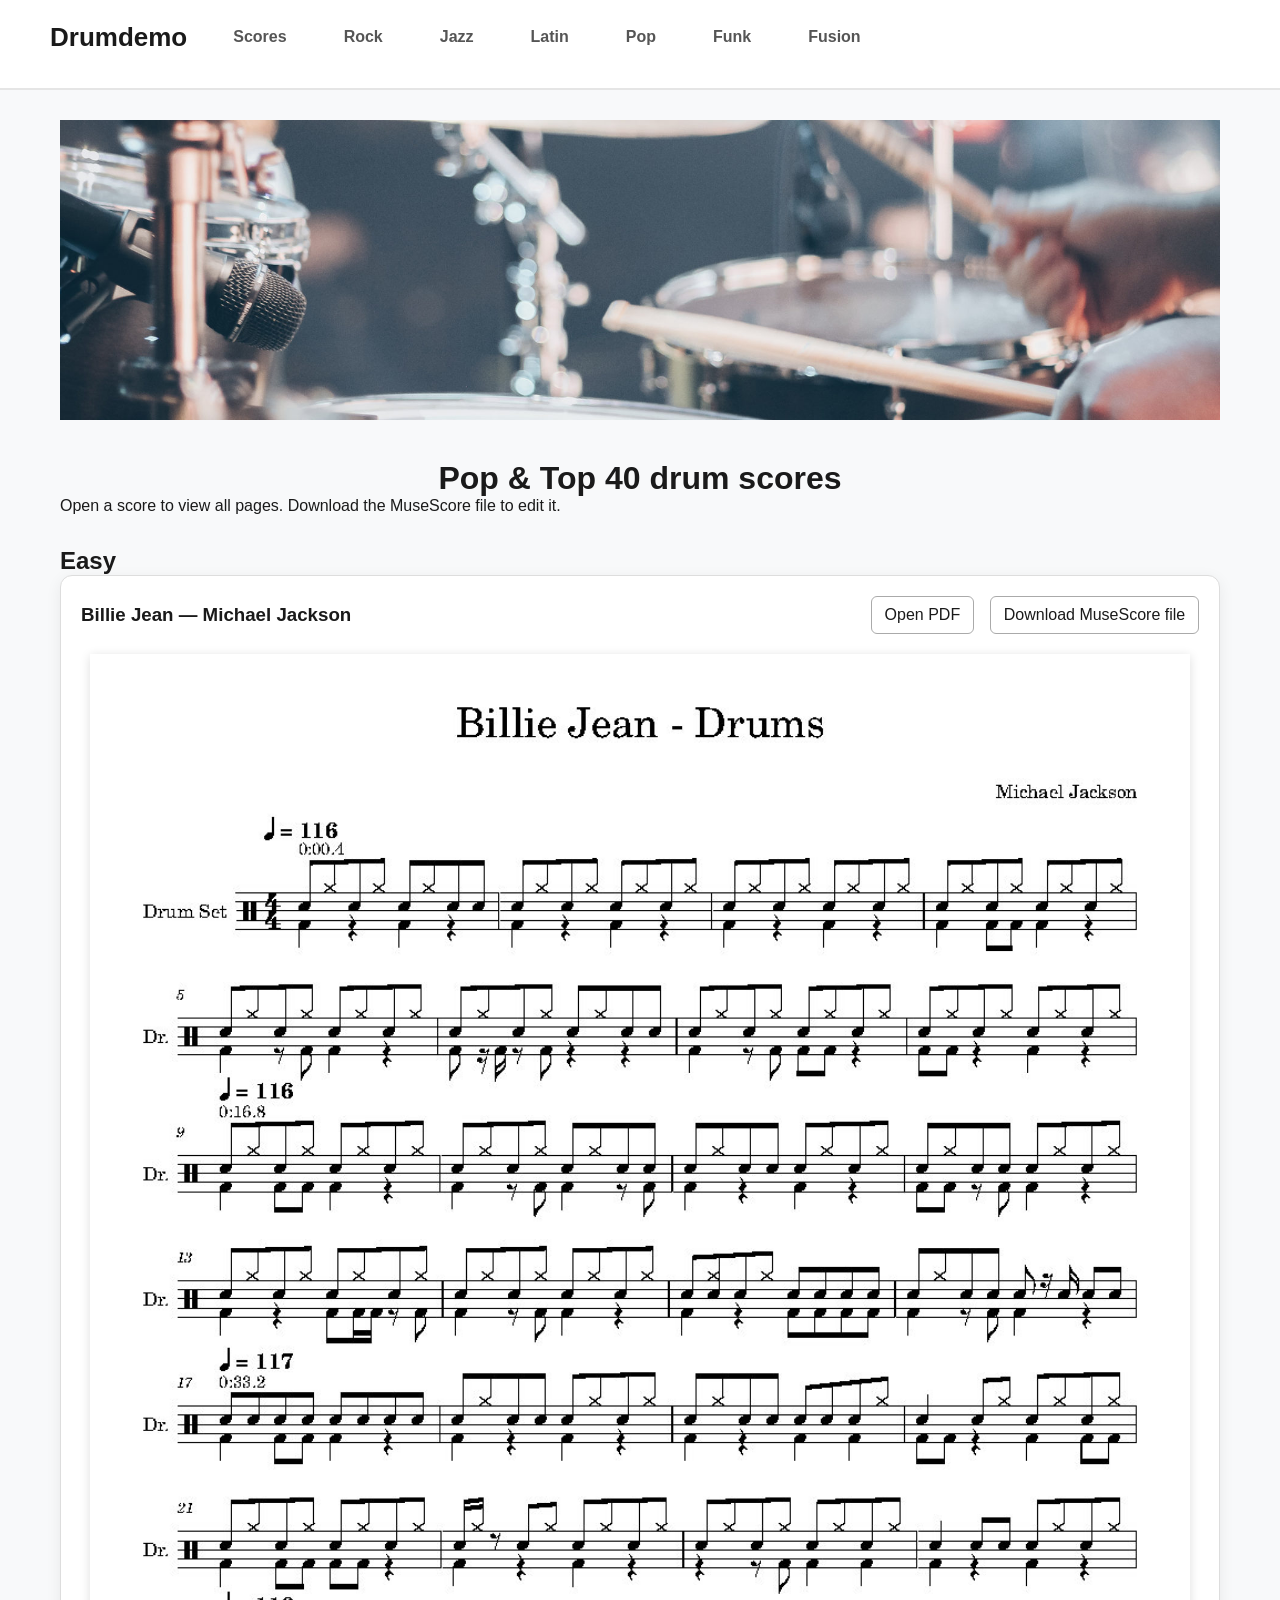
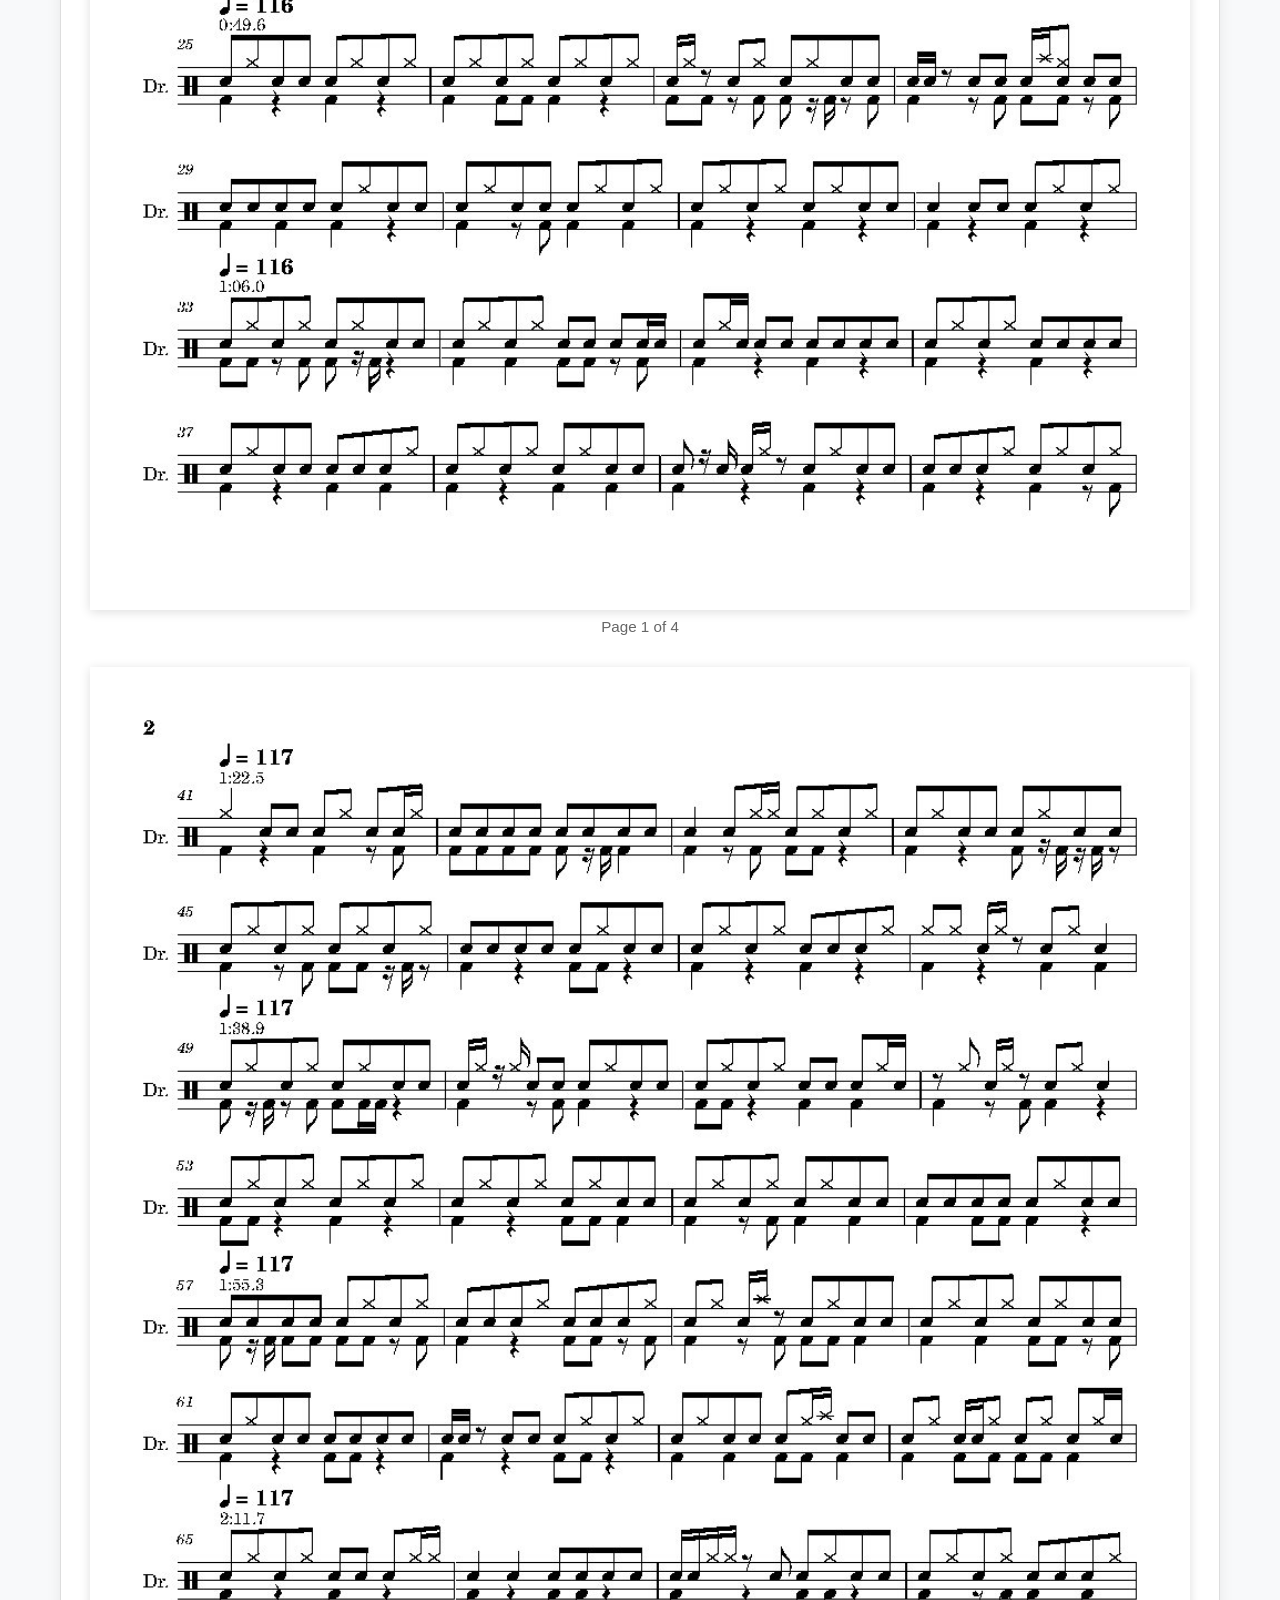
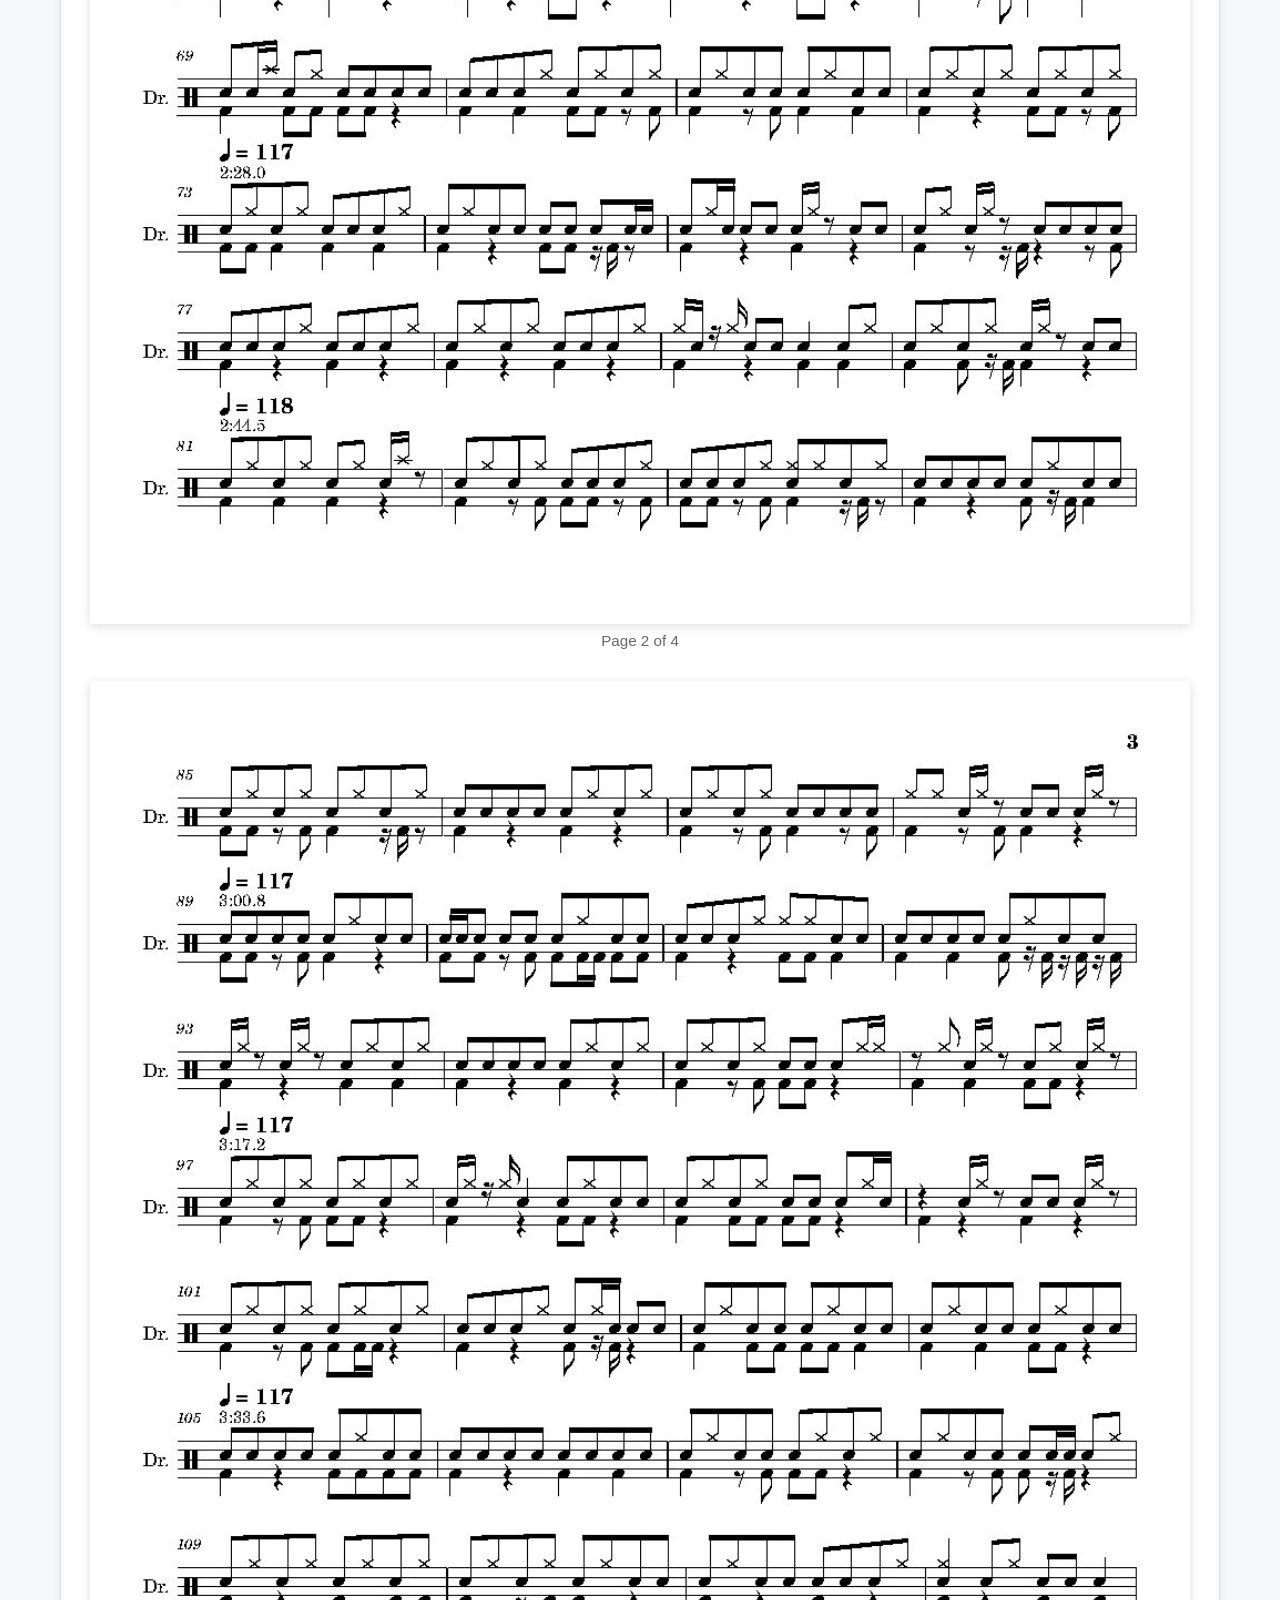
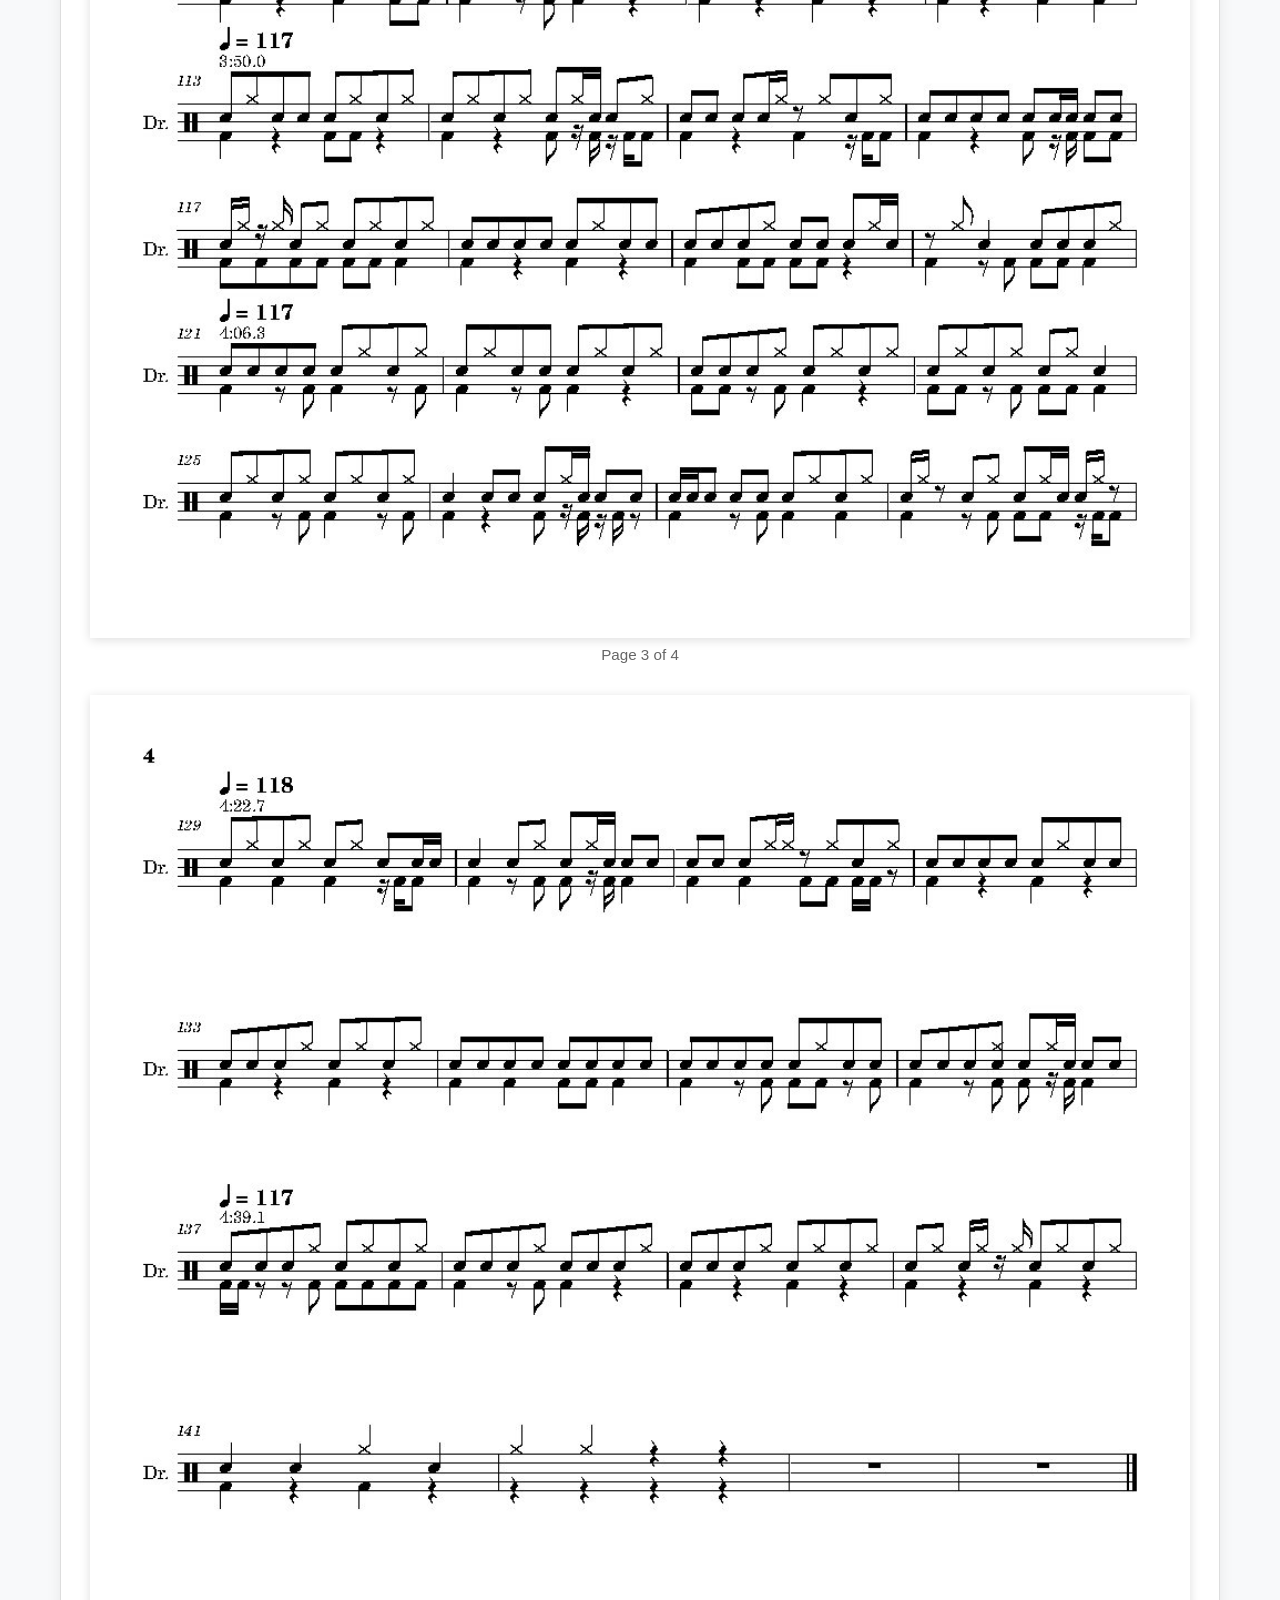
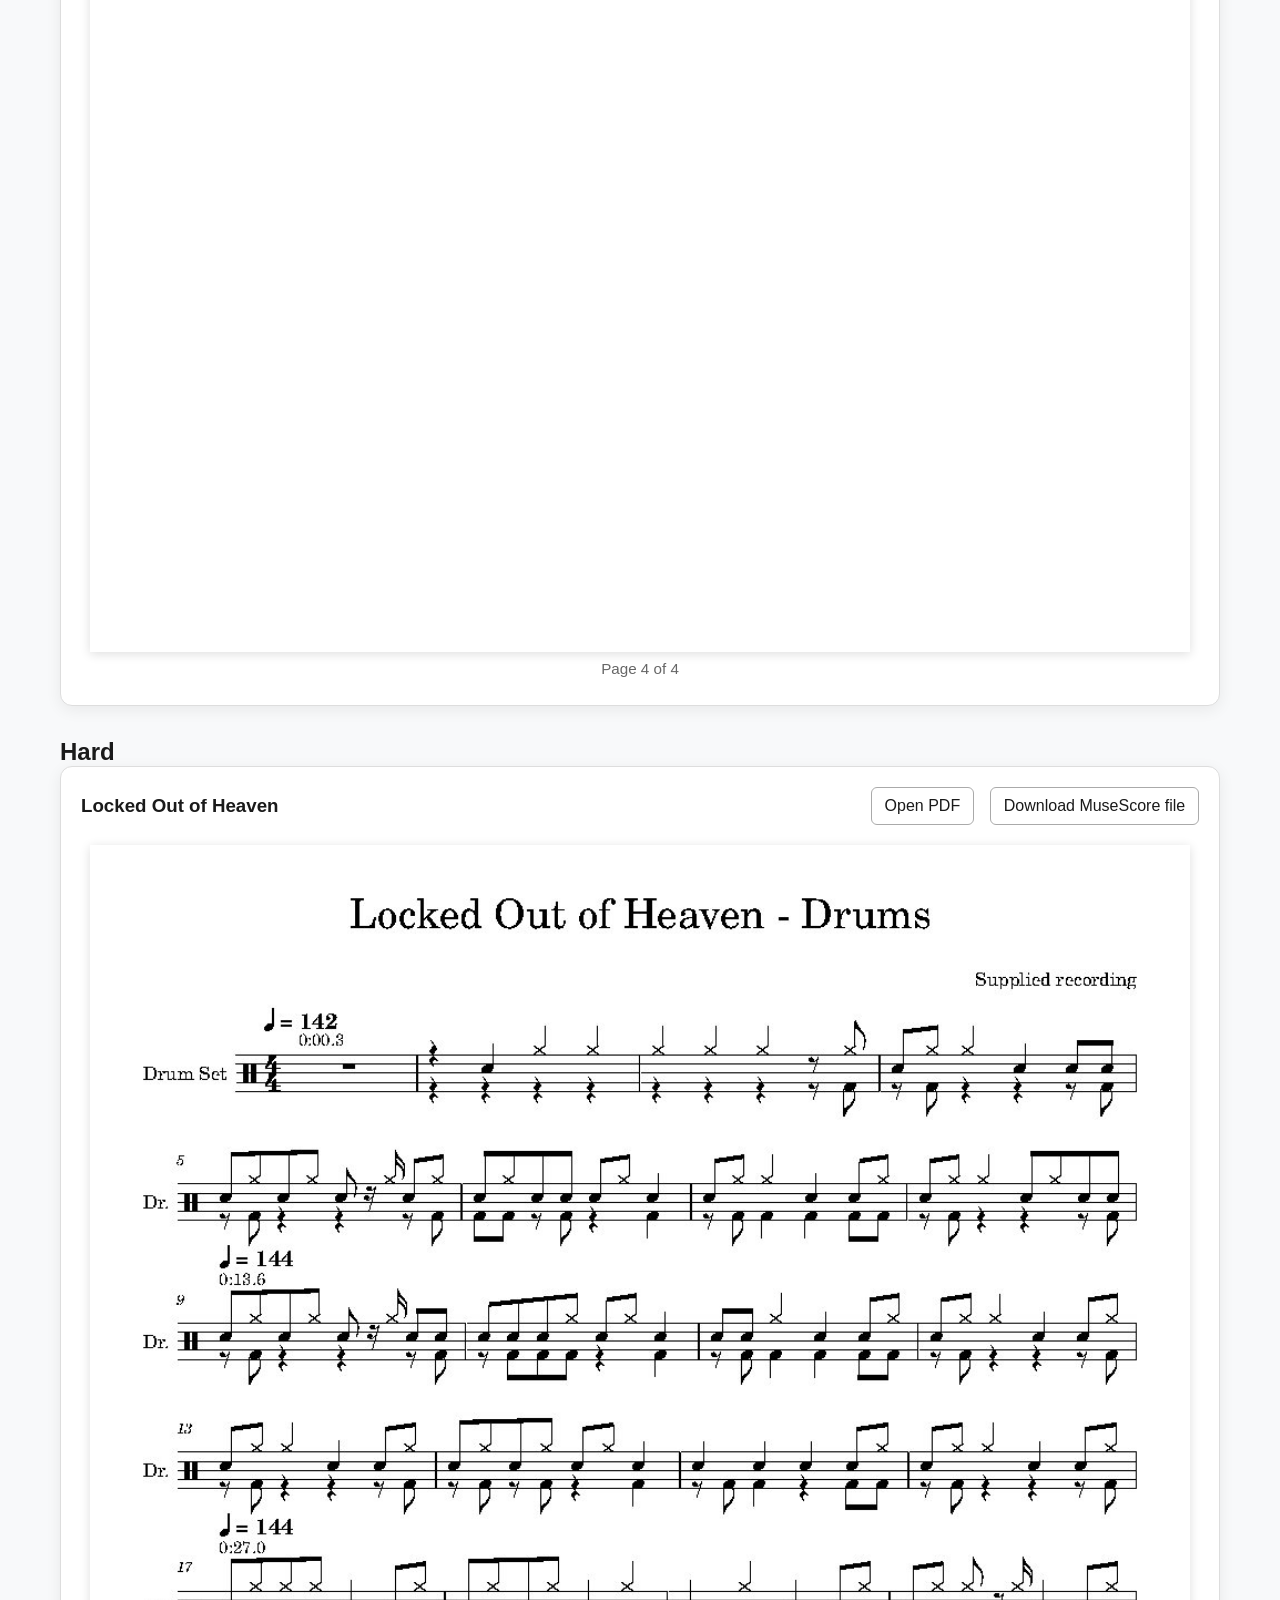
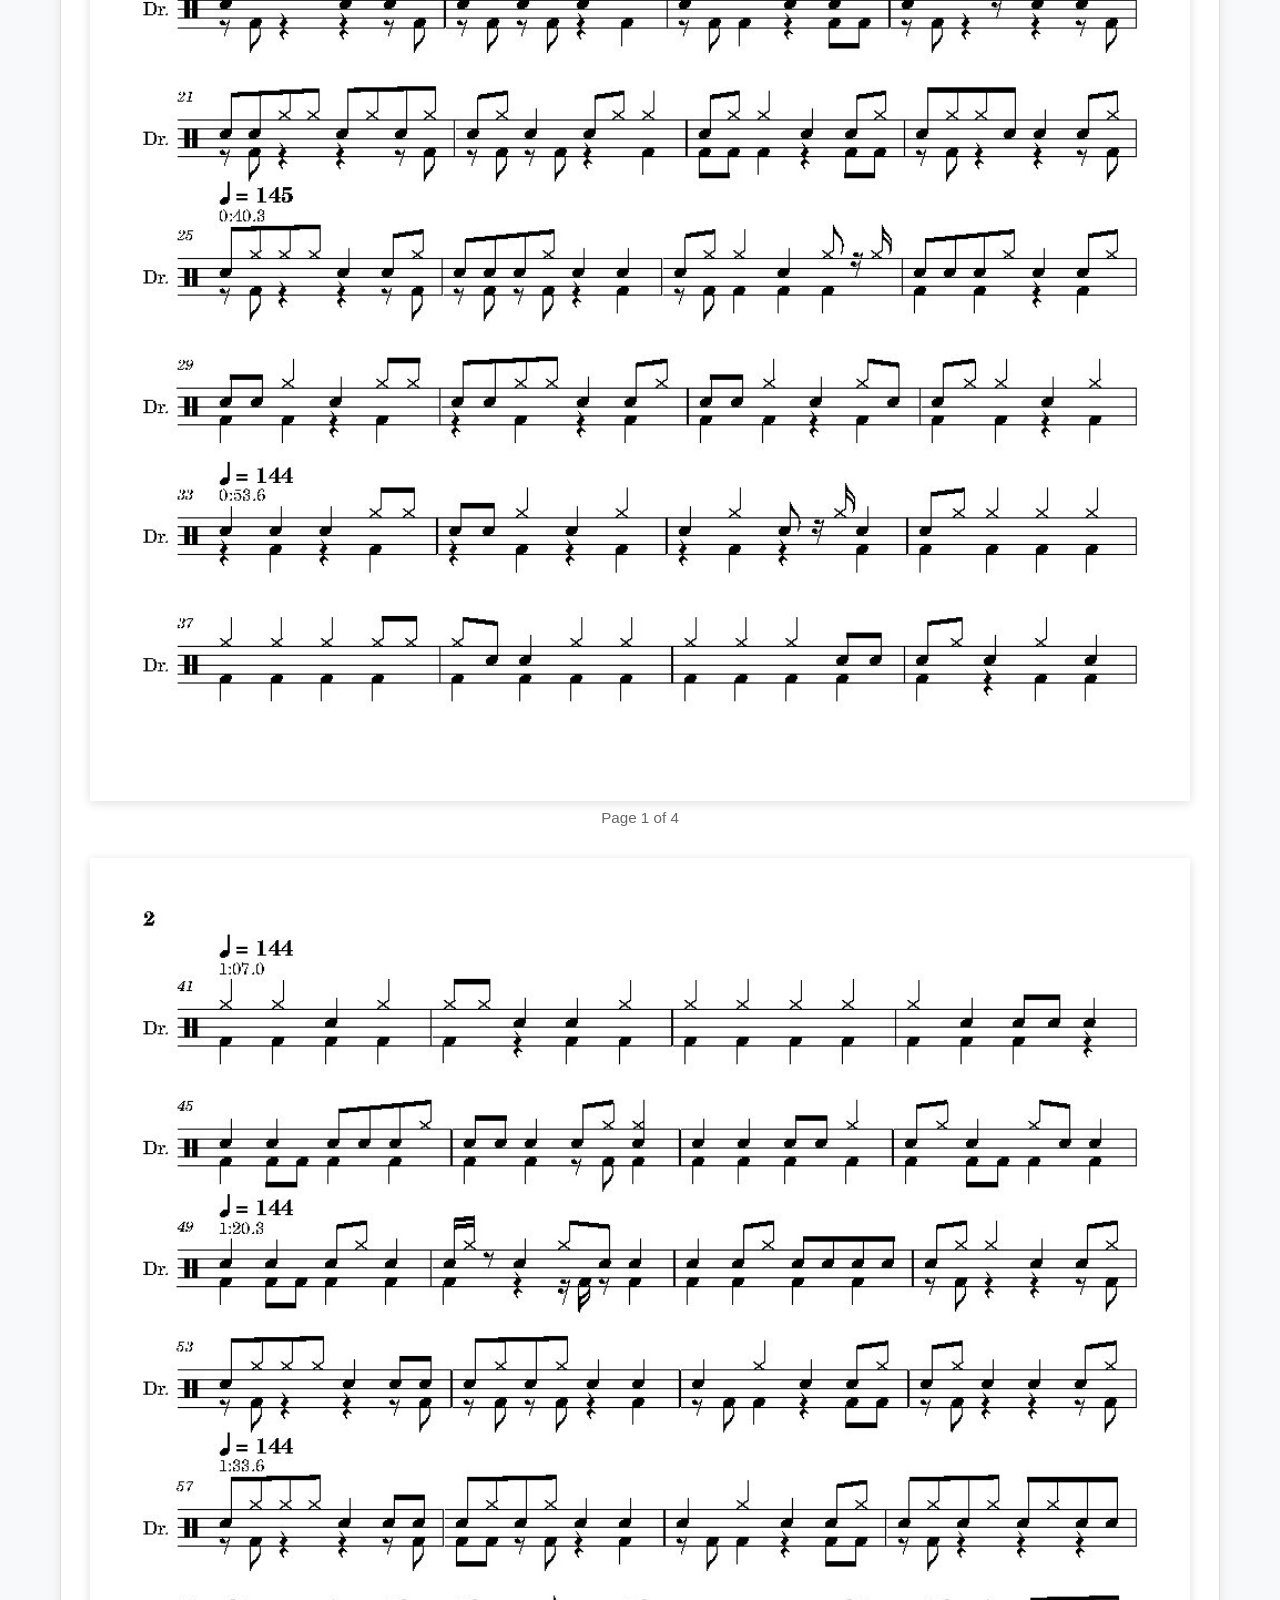
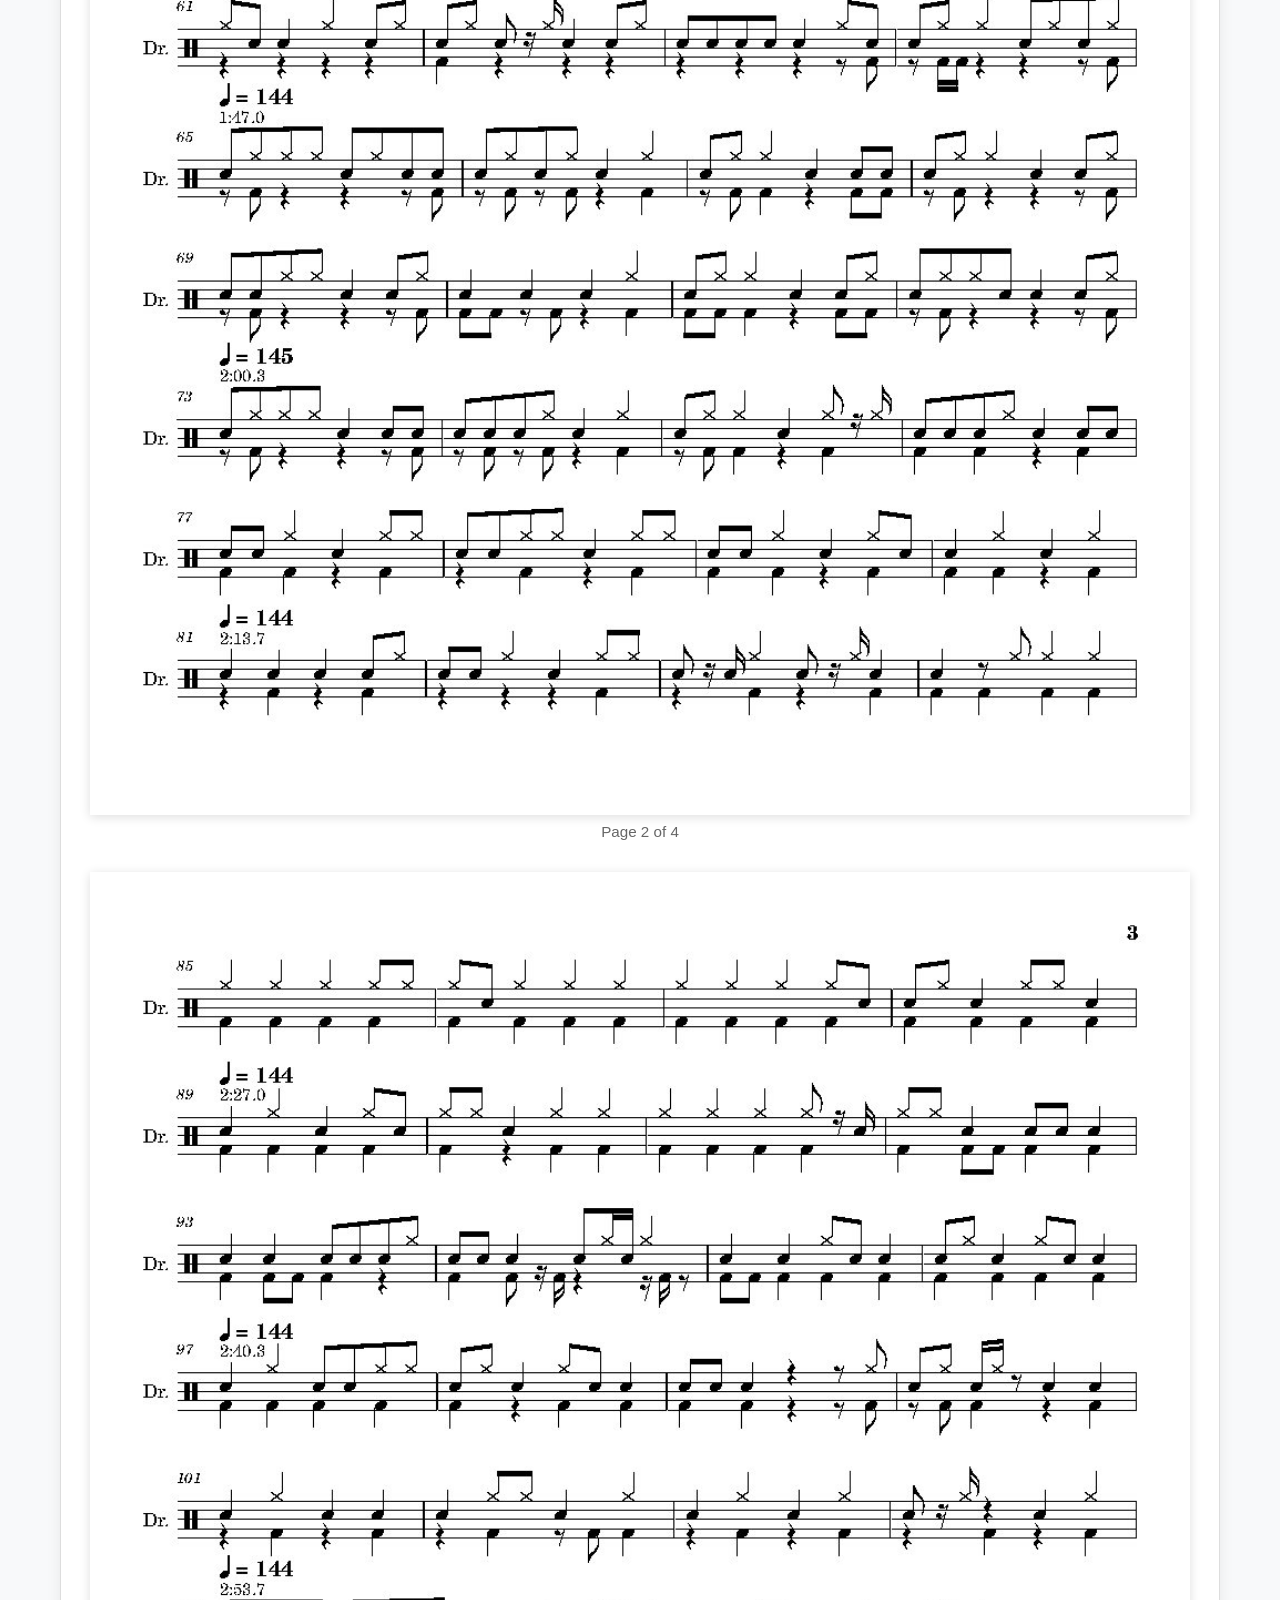
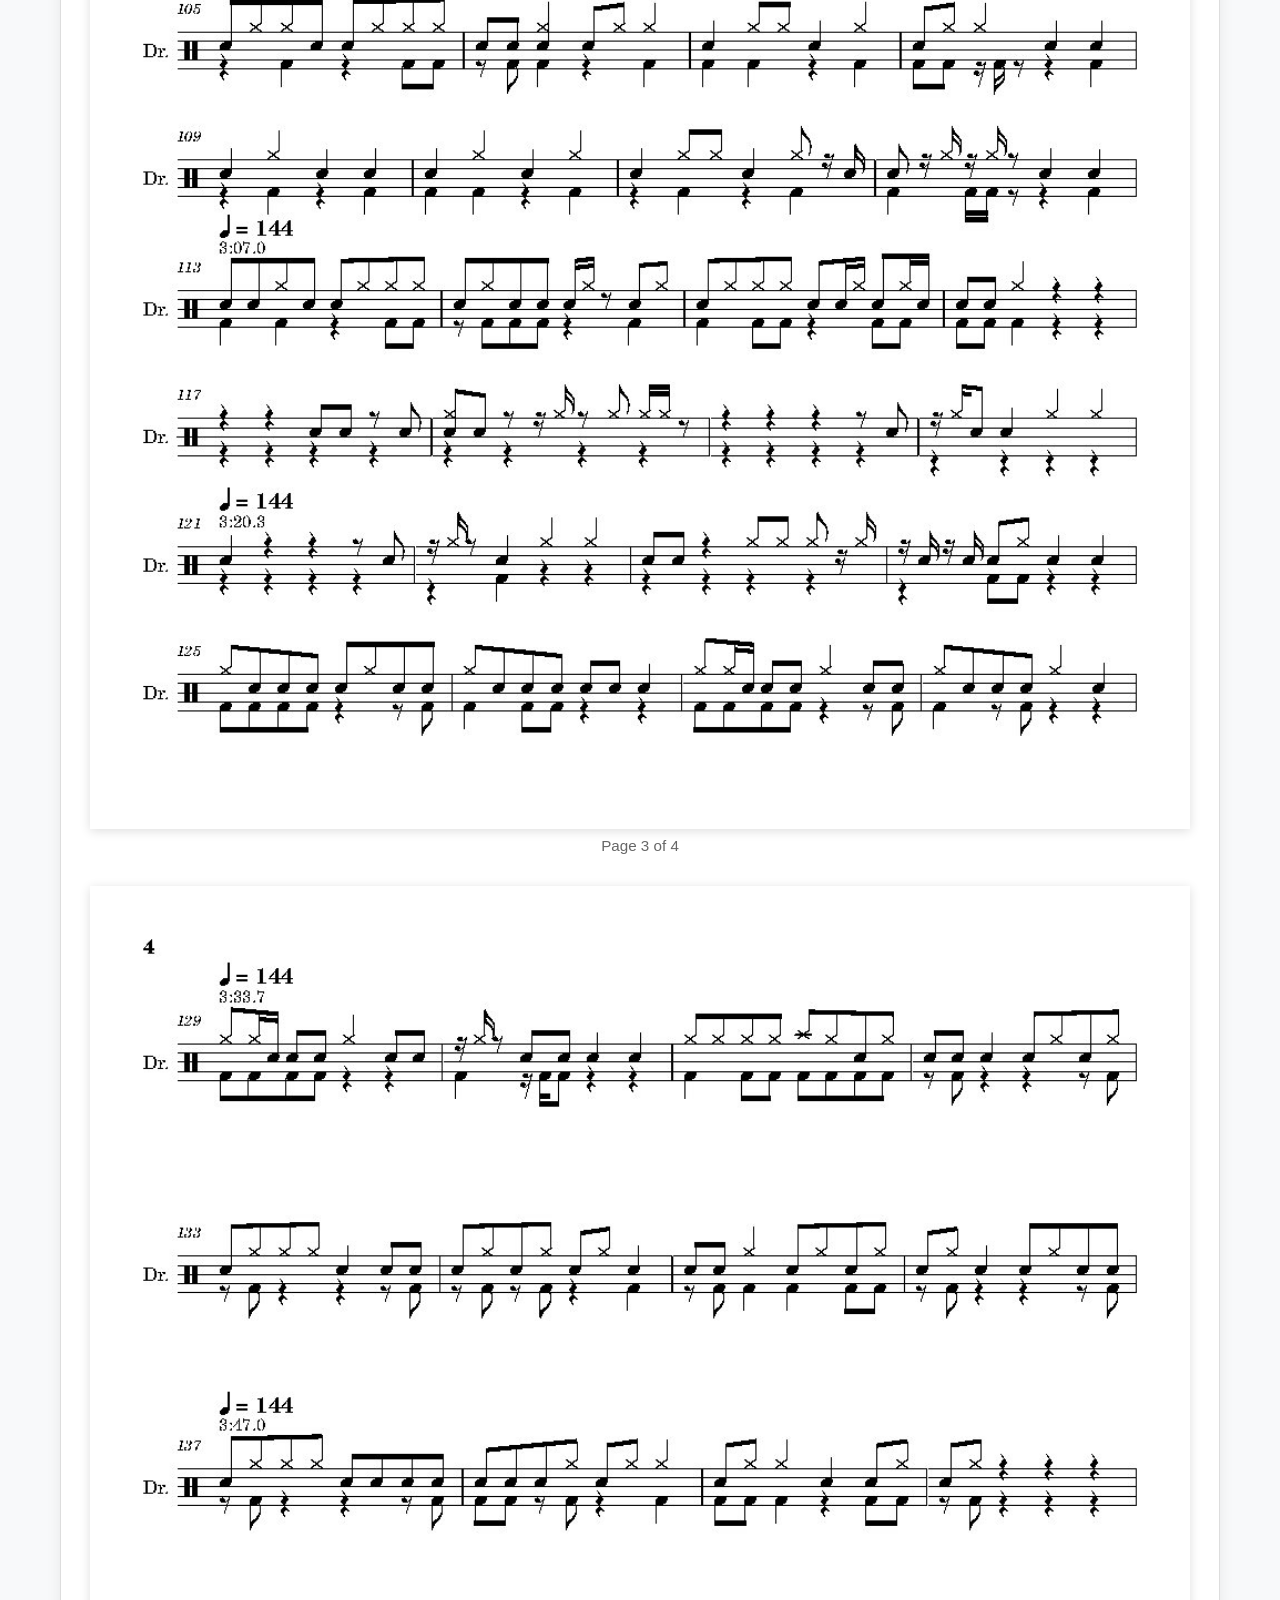
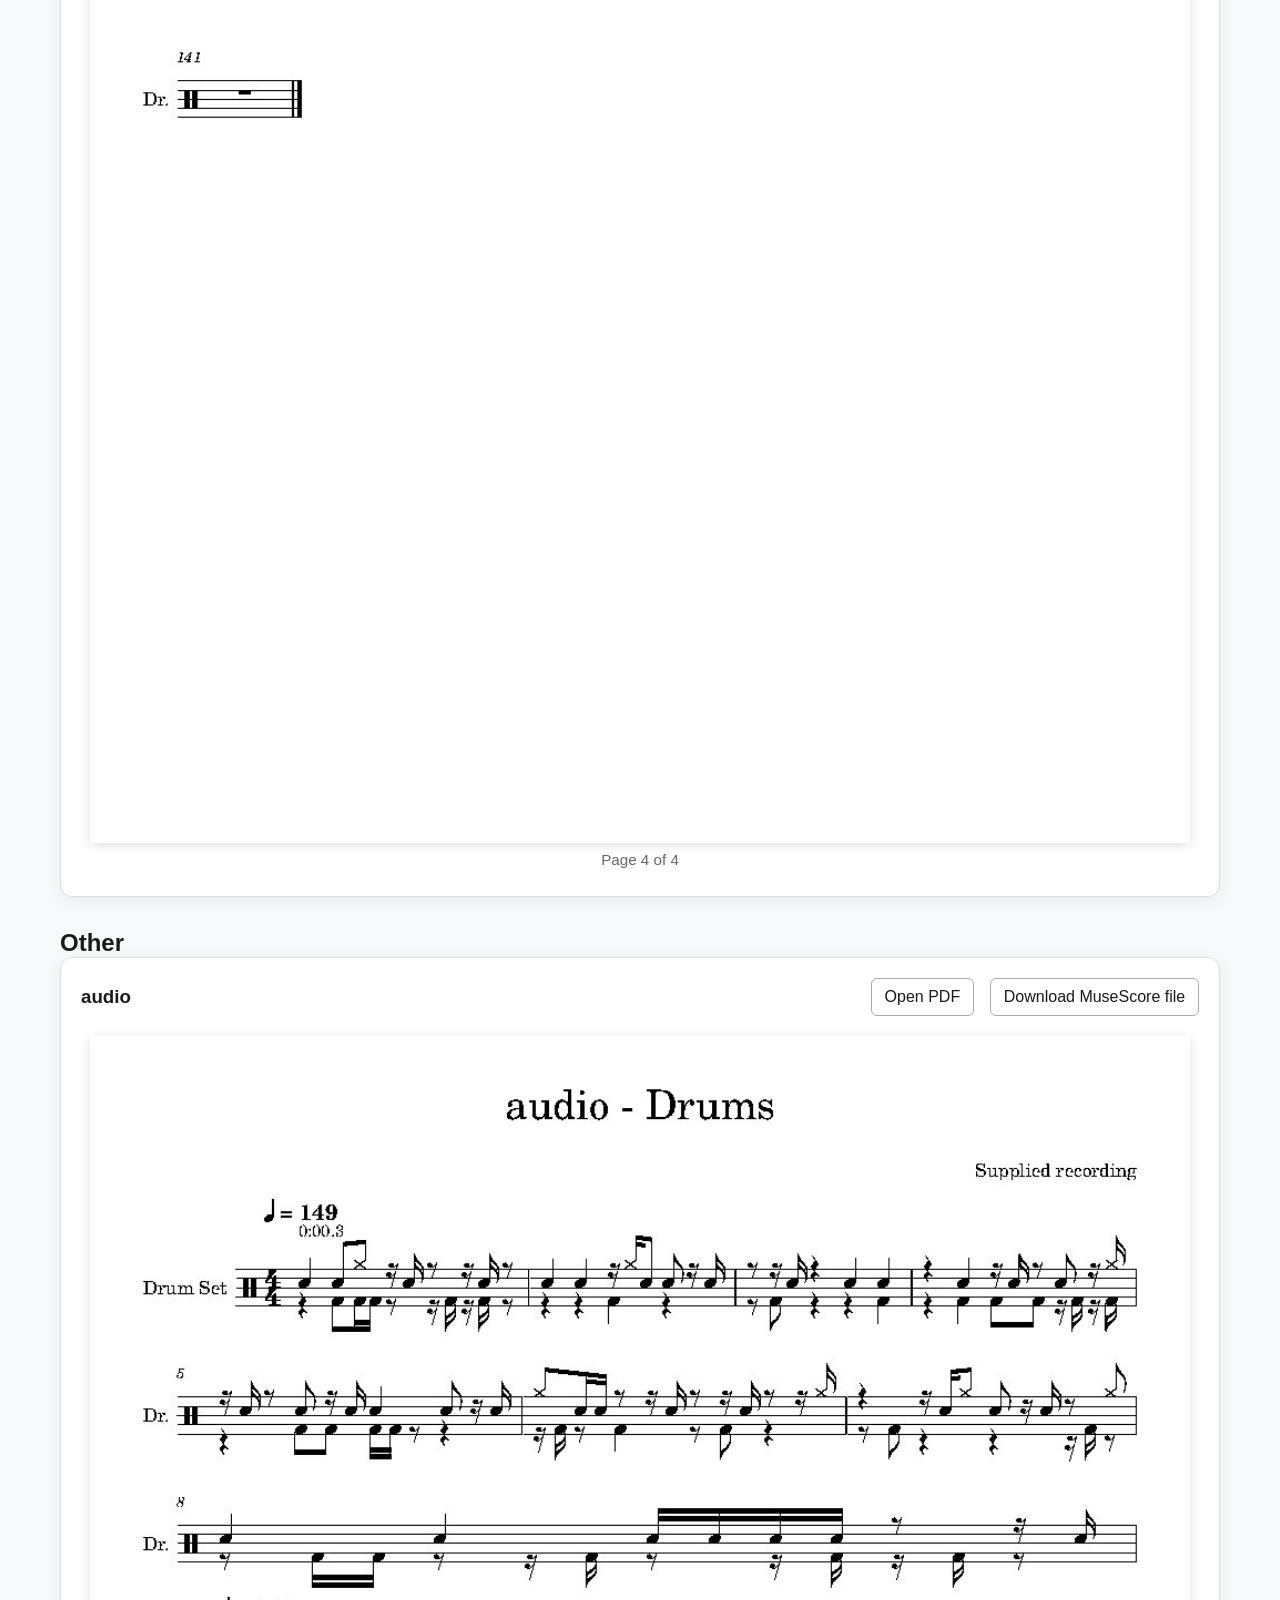
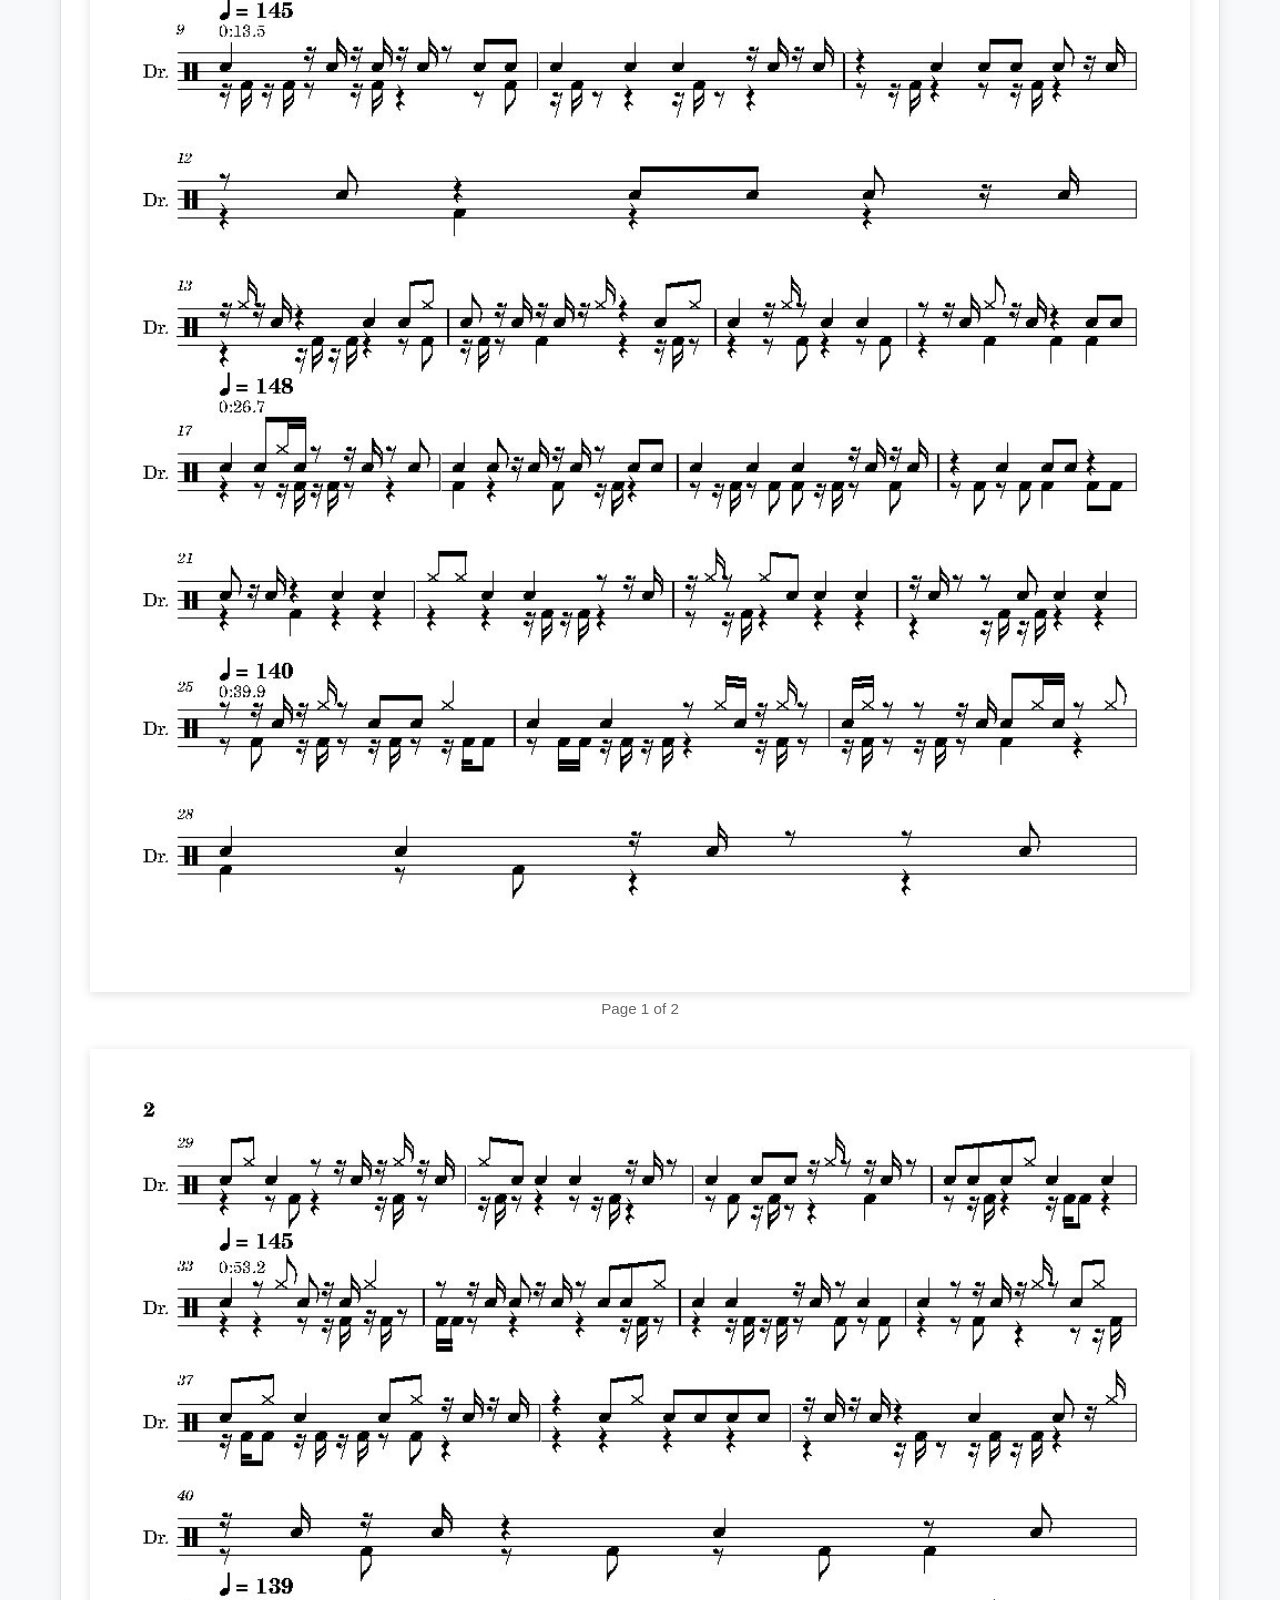
<file: pop.html>
<!DOCTYPE html>
<html lang="en">
<head>
    <meta charset="UTF-8">
    <meta name="viewport" content="width=device-width, initial-scale=1.0">
    <title>Drum scores | Drumdemo</title>
    <link rel="stylesheet" href="/site.css">
</head>
<body>

  <header class="full-header"><div class="header-content"><div class="brand-zone"><a class="logo" href="/">Drumdemo</a><ul class="main-nav"><li><a href="/">Scores</a></li><li><a href="/rock.html">Rock</a></li><li><a href="/jazz.html">Jazz</a></li><li><a href="/latin.html">Latin</a></li><li><a href="/pop.html">Pop</a></li><li><a href="/funk.html">Funk</a></li><li><a href="/fusion.html">Fusion</a></li></ul></div></div></header>

<div class="wrapper"><main><section class="hero-section"><img class="hero-banner" src="/drum1.jpg" alt="Drum kit" width="100%"></section><h1>Pop &amp; Top 40 drum scores</h1><p>Open a score to view all pages. Download the MuseScore file to edit it.</p><section class="score-section"><h2>Easy</h2><div class="score-grid"><article class="score-entry"><div class="score-entry-heading"><h3>Billie Jean — Michael Jackson</h3><div class="score-actions"><a href="/scores/Billie_Jean_Drums.pdf" target="_blank" rel="noopener">Open PDF</a><a href="/scores/Billie_Jean_Drums.mscz" download>Download MuseScore file</a></div></div><div class="score-pages"><figure class="score-page"><img loading="lazy" src="/scores/pages/Billie_Jean_Drums-page-01.jpg" alt="Billie Jean — Michael Jackson — page 1 of 4"><figcaption>Page 1 of 4</figcaption></figure><figure class="score-page"><img loading="lazy" src="/scores/pages/Billie_Jean_Drums-page-02.jpg" alt="Billie Jean — Michael Jackson — page 2 of 4"><figcaption>Page 2 of 4</figcaption></figure><figure class="score-page"><img loading="lazy" src="/scores/pages/Billie_Jean_Drums-page-03.jpg" alt="Billie Jean — Michael Jackson — page 3 of 4"><figcaption>Page 3 of 4</figcaption></figure><figure class="score-page"><img loading="lazy" src="/scores/pages/Billie_Jean_Drums-page-04.jpg" alt="Billie Jean — Michael Jackson — page 4 of 4"><figcaption>Page 4 of 4</figcaption></figure></div></article></div></section><section class="score-section"><h2>Hard</h2><div class="score-grid"><article class="score-entry"><div class="score-entry-heading"><h3>Locked Out of Heaven</h3><div class="score-actions"><a href="/scores/Locked_Out_Of_Heaven_Drums.pdf" target="_blank" rel="noopener">Open PDF</a><a href="/scores/Locked_Out_Of_Heaven_Drums.mscz" download>Download MuseScore file</a></div></div><div class="score-pages"><figure class="score-page"><img loading="lazy" src="/scores/pages/Locked_Out_Of_Heaven_Drums-page-01.jpg" alt="Locked Out of Heaven — page 1 of 4"><figcaption>Page 1 of 4</figcaption></figure><figure class="score-page"><img loading="lazy" src="/scores/pages/Locked_Out_Of_Heaven_Drums-page-02.jpg" alt="Locked Out of Heaven — page 2 of 4"><figcaption>Page 2 of 4</figcaption></figure><figure class="score-page"><img loading="lazy" src="/scores/pages/Locked_Out_Of_Heaven_Drums-page-03.jpg" alt="Locked Out of Heaven — page 3 of 4"><figcaption>Page 3 of 4</figcaption></figure><figure class="score-page"><img loading="lazy" src="/scores/pages/Locked_Out_Of_Heaven_Drums-page-04.jpg" alt="Locked Out of Heaven — page 4 of 4"><figcaption>Page 4 of 4</figcaption></figure></div></article></div></section><section class="score-section"><h2>Other</h2><div class="score-grid"><article class="score-entry"><div class="score-entry-heading"><h3>audio</h3><div class="score-actions"><a href="/scores/Audio_Drums.pdf" target="_blank" rel="noopener">Open PDF</a><a href="/scores/Audio_Drums.mscz" download>Download MuseScore file</a></div></div><div class="score-pages"><figure class="score-page"><img loading="lazy" src="/scores/pages/Audio_Drums-page-01.jpg" alt="audio — page 1 of 2"><figcaption>Page 1 of 2</figcaption></figure><figure class="score-page"><img loading="lazy" src="/scores/pages/Audio_Drums-page-02.jpg" alt="audio — page 2 of 2"><figcaption>Page 2 of 2</figcaption></figure></div></article></div></section></main></div><footer><hr><p style="text-align: center;">Drumdemo</p></footer>
</body>
</html>
</file>
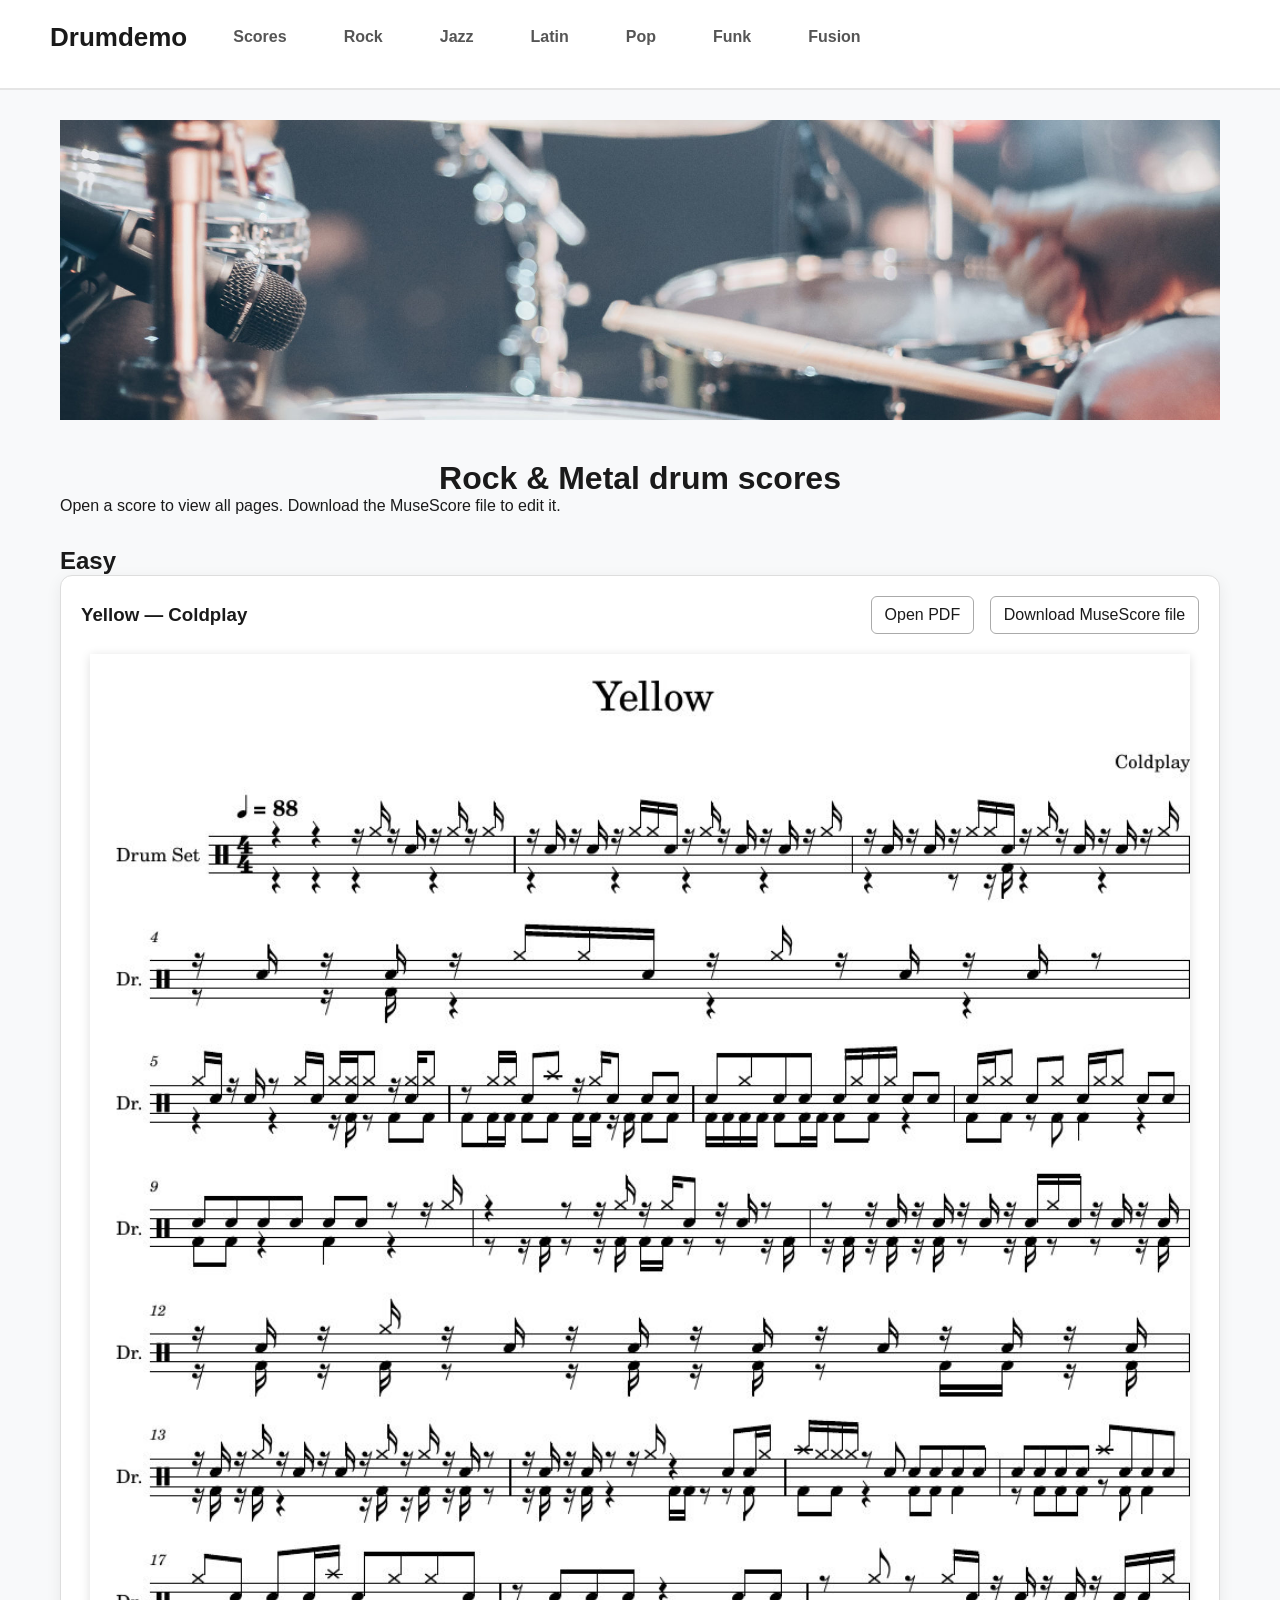
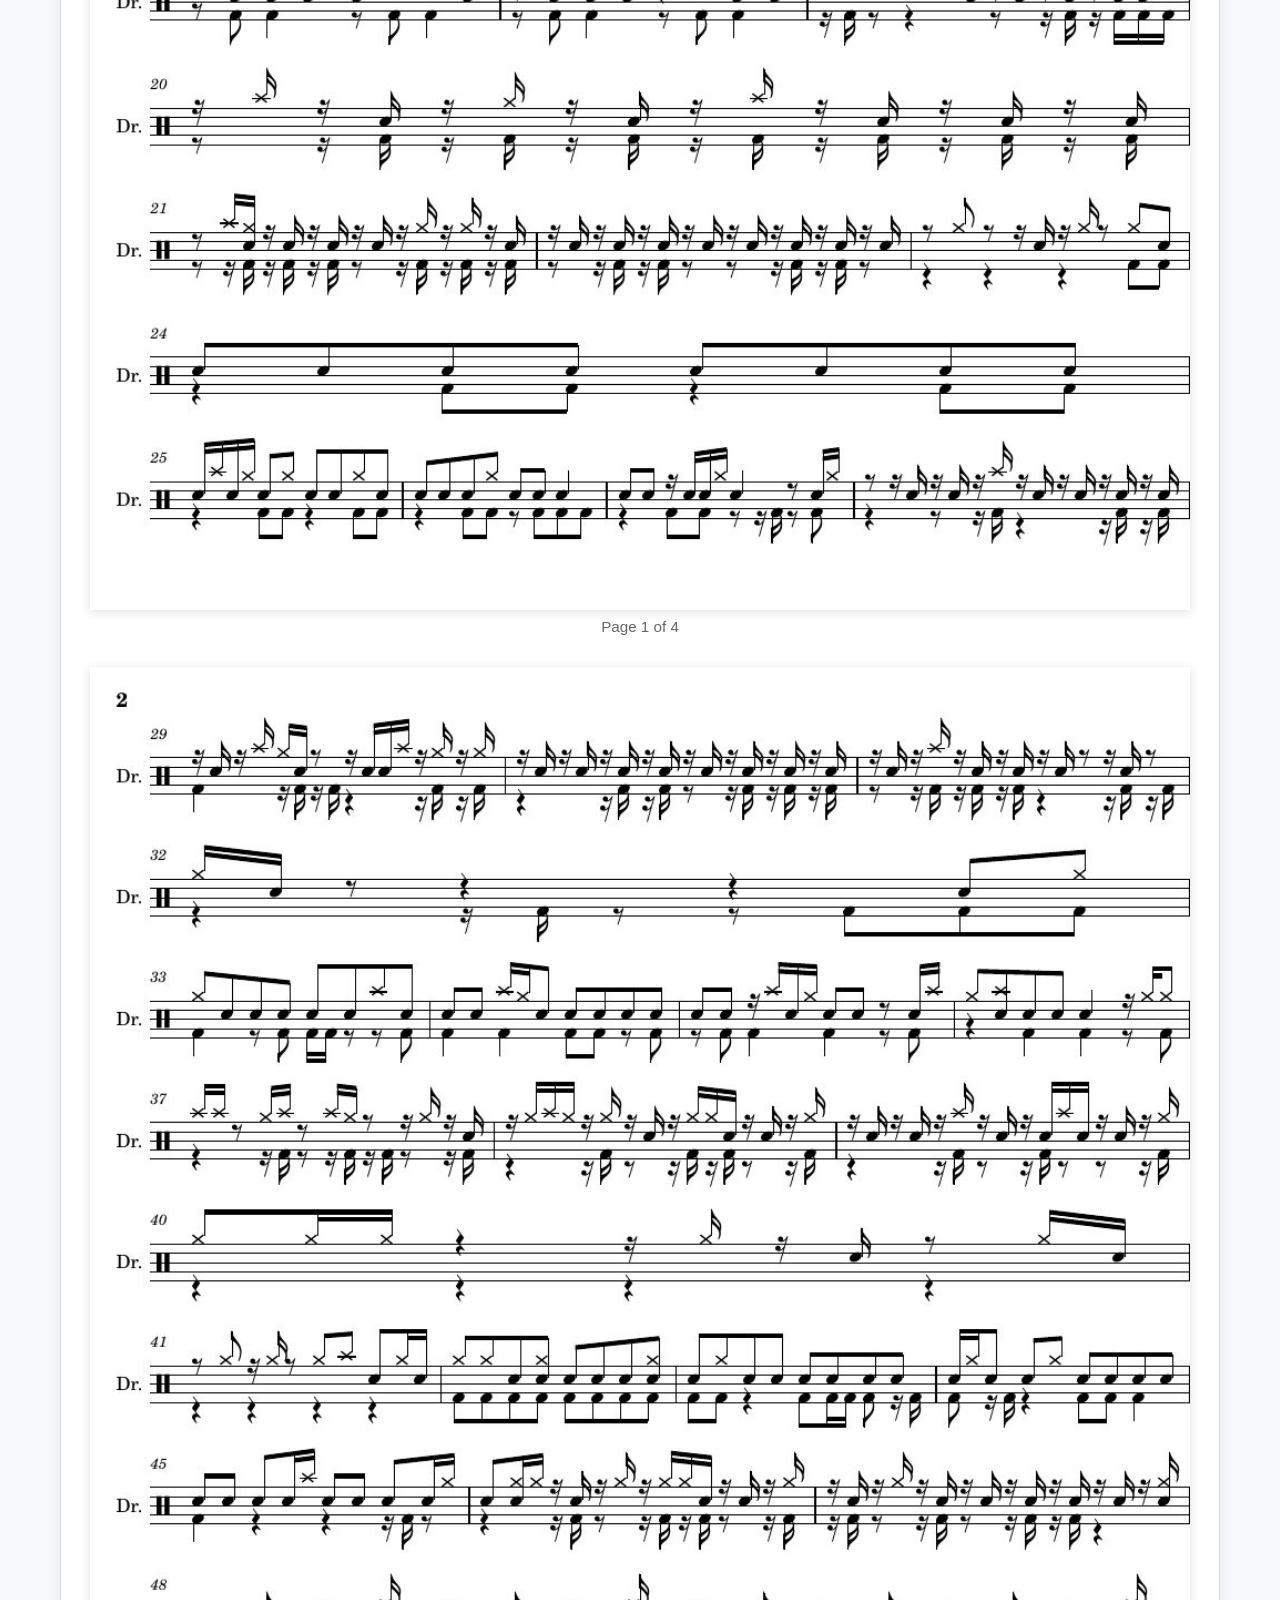
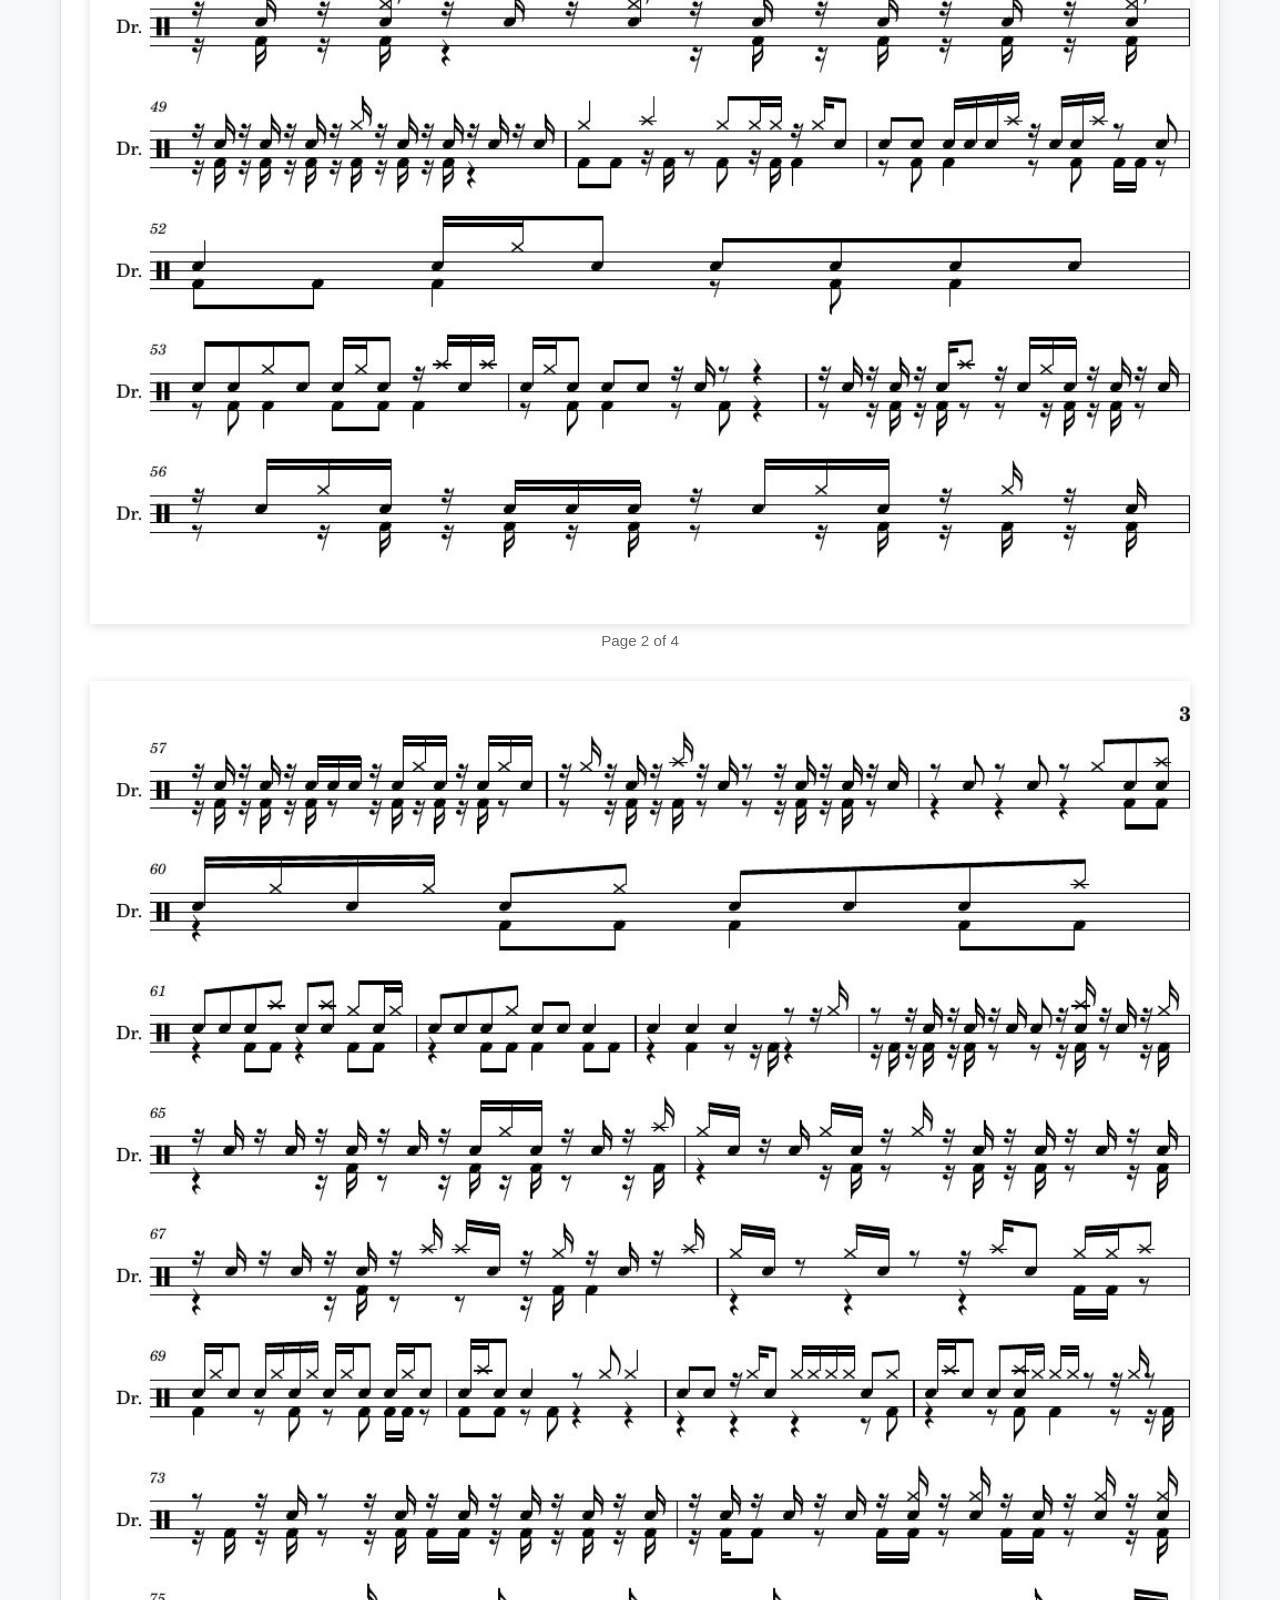
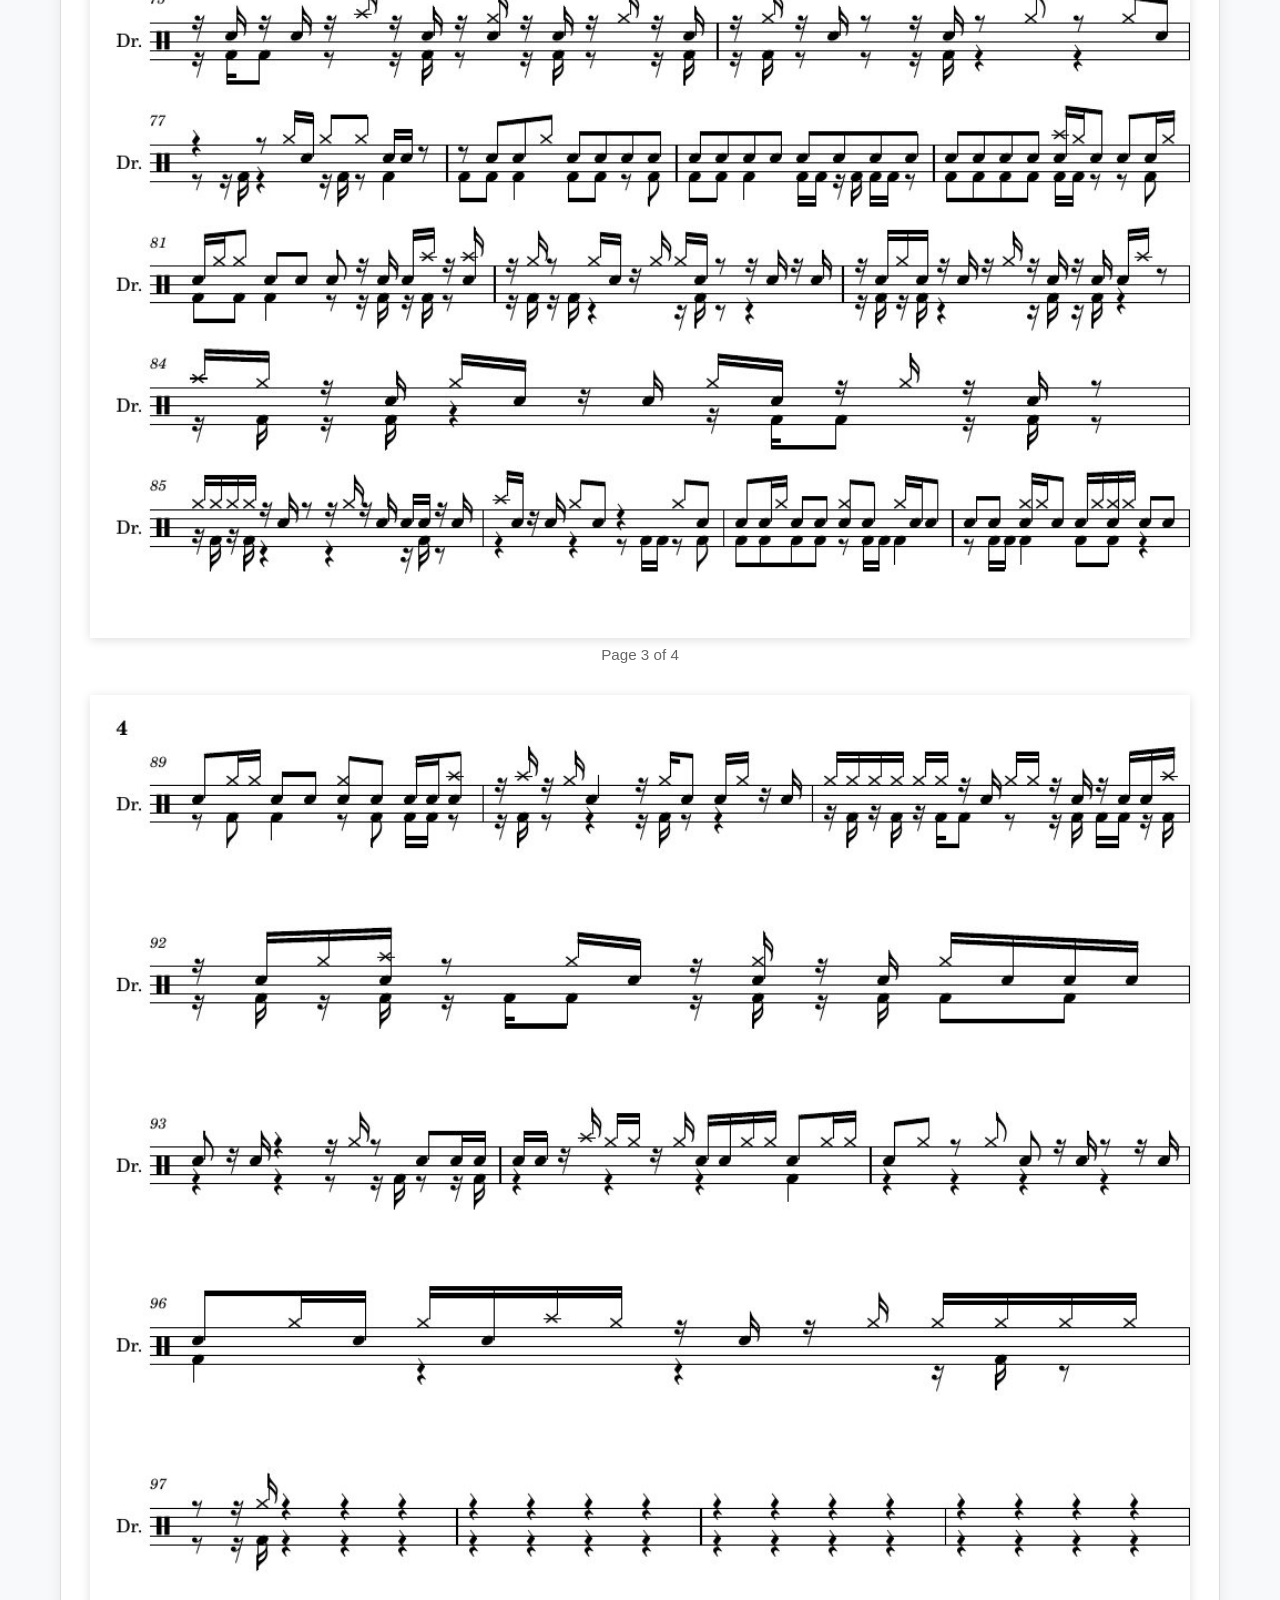
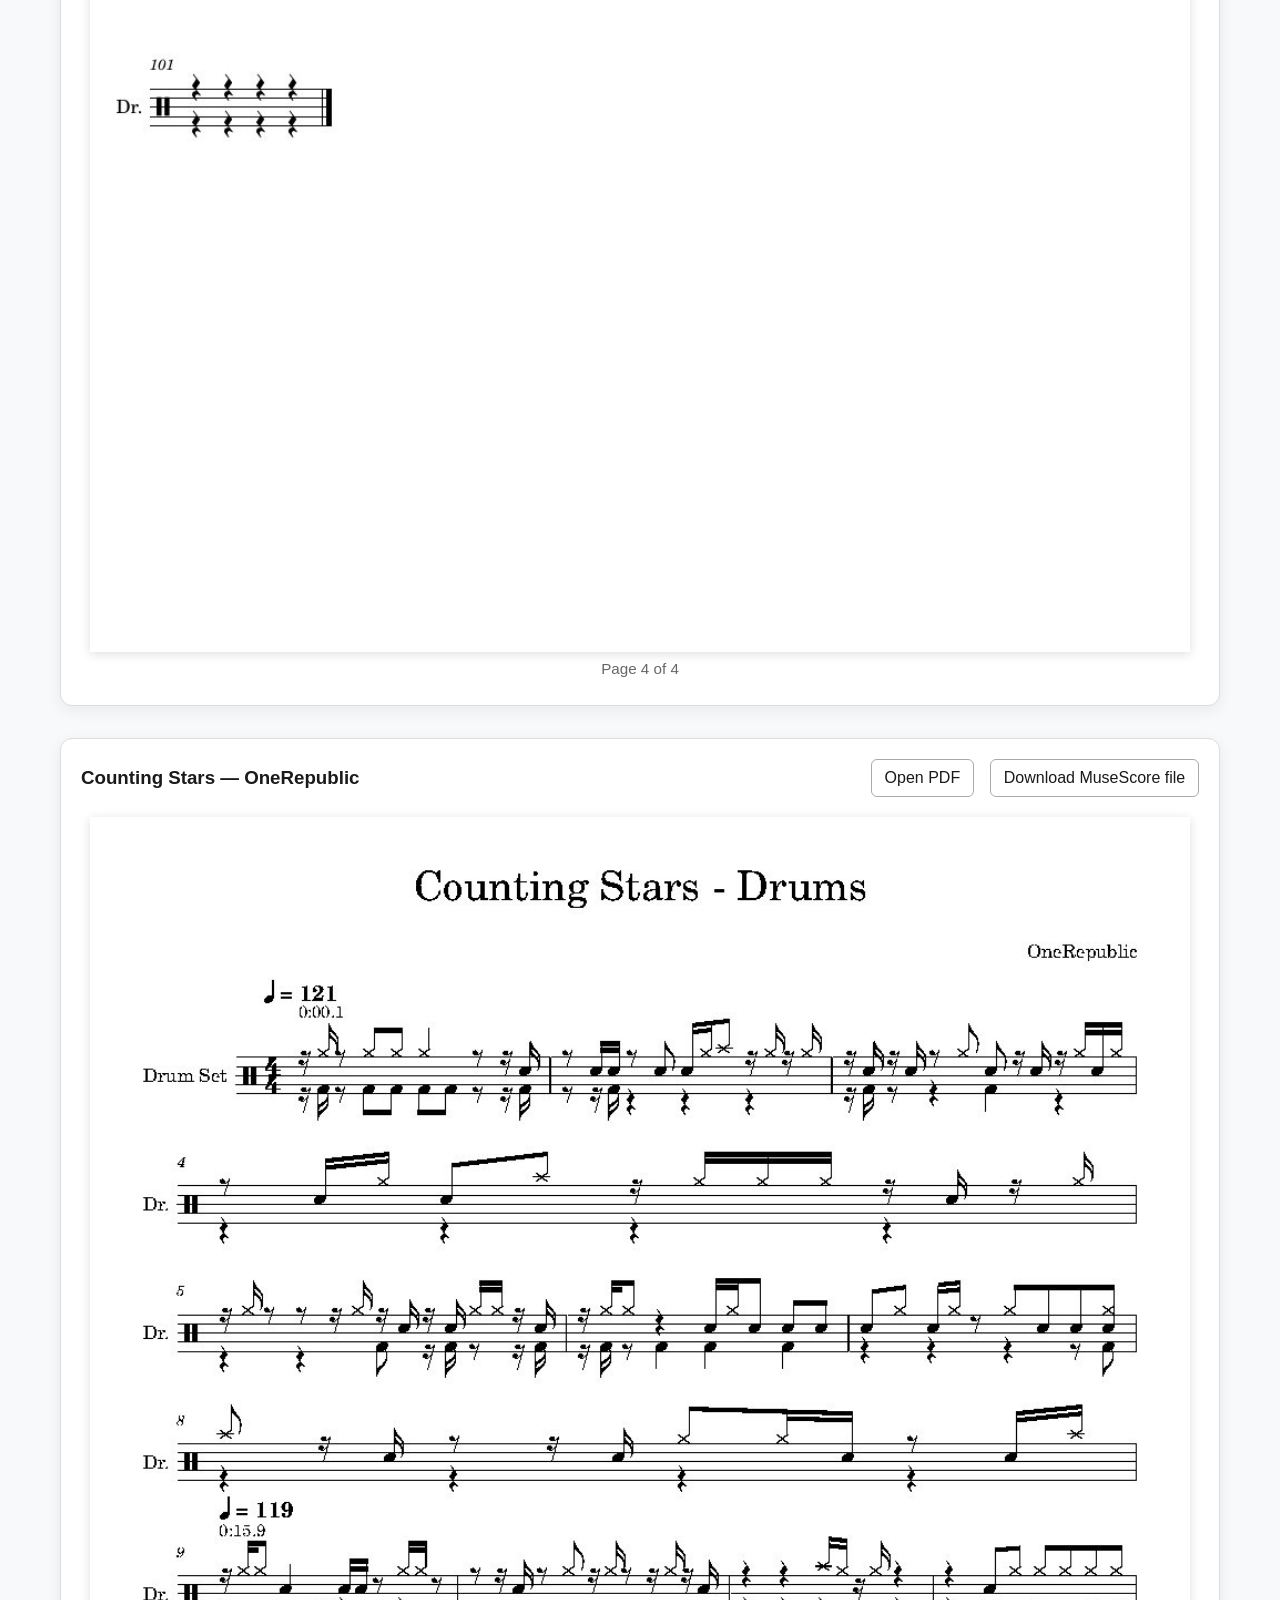
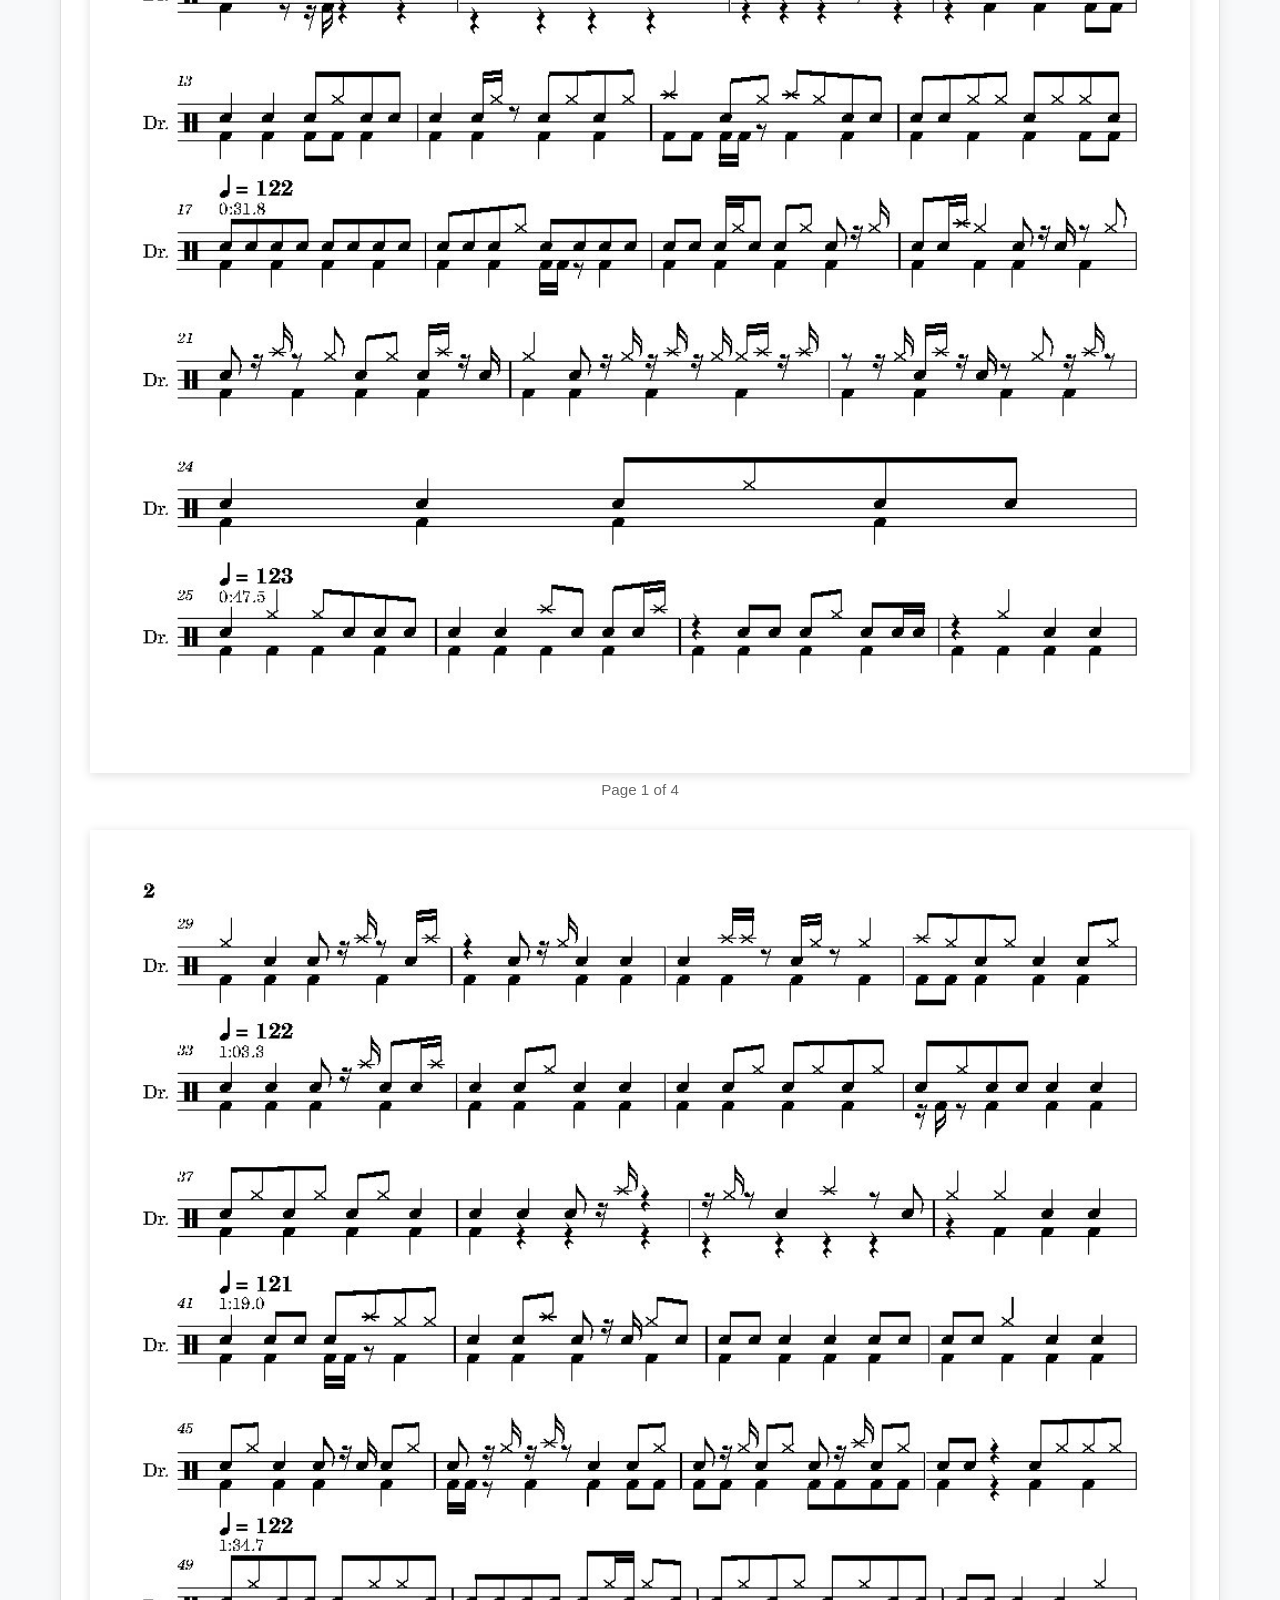
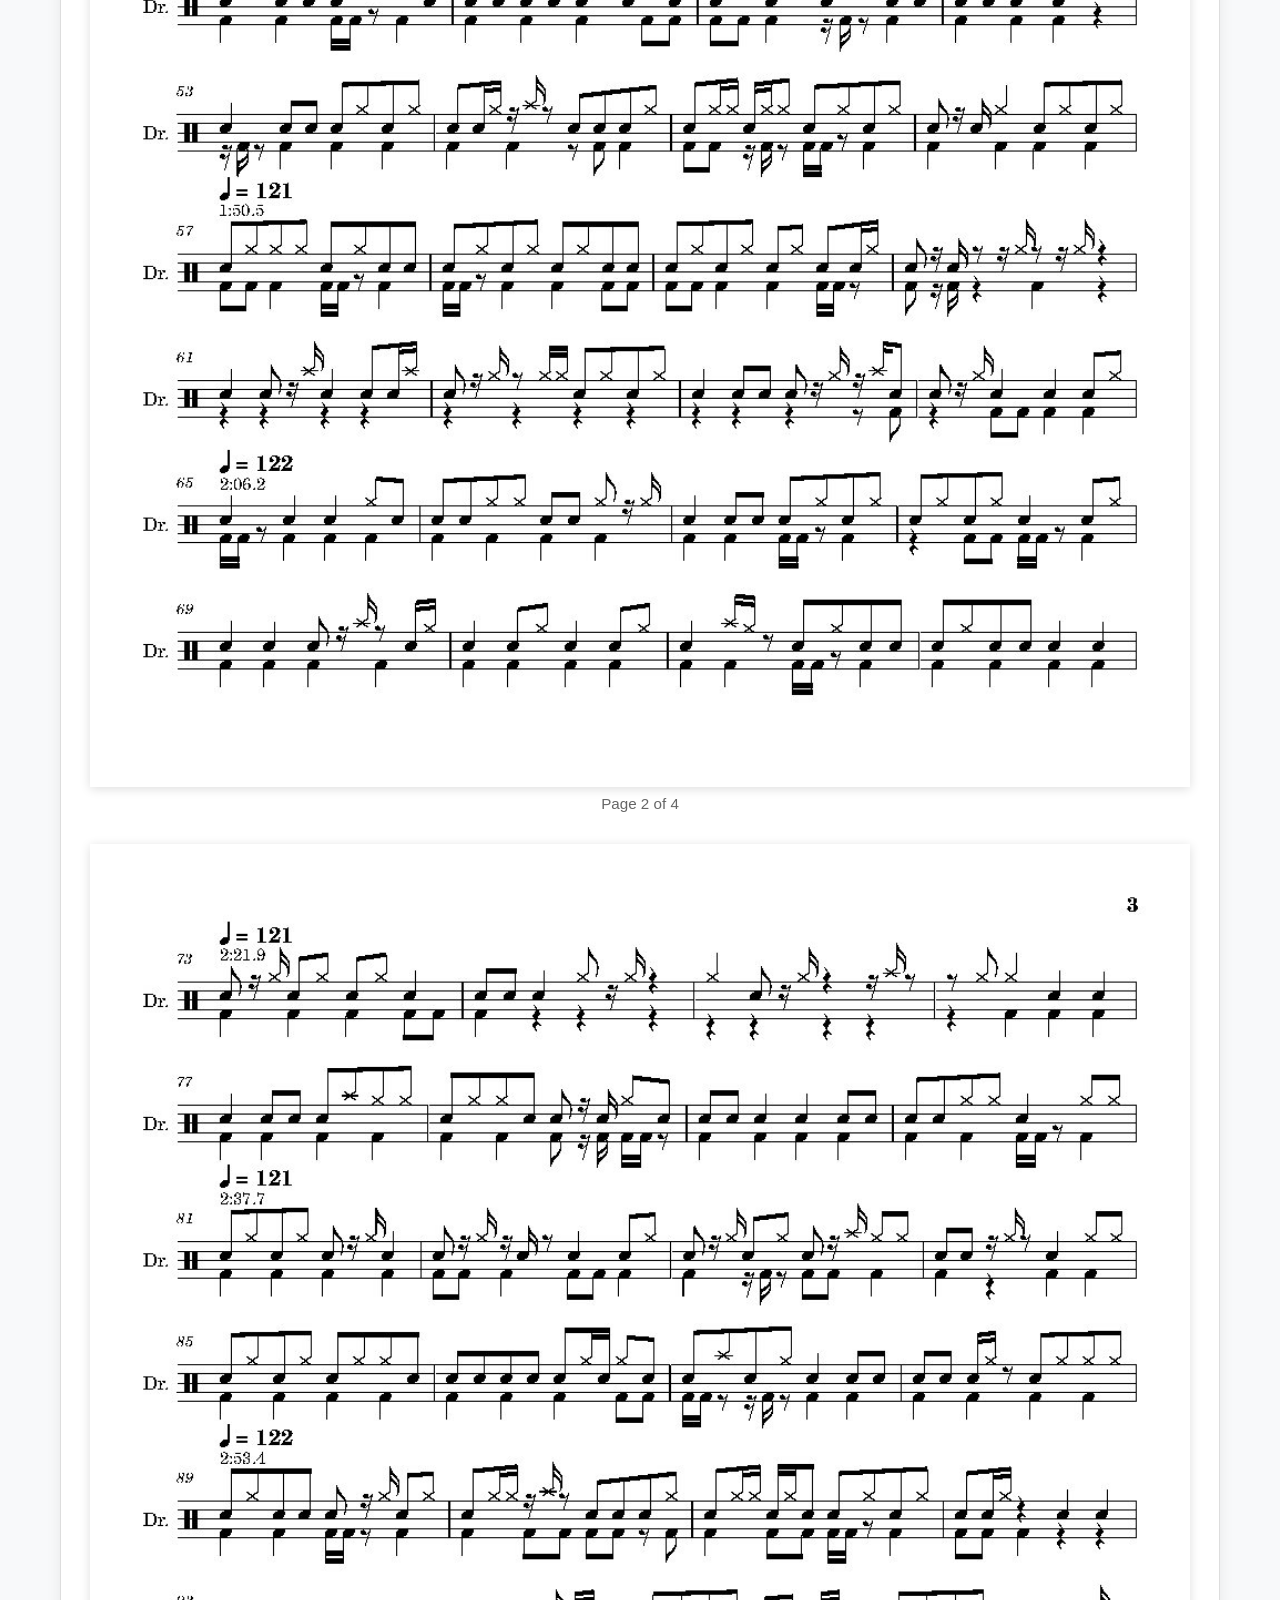
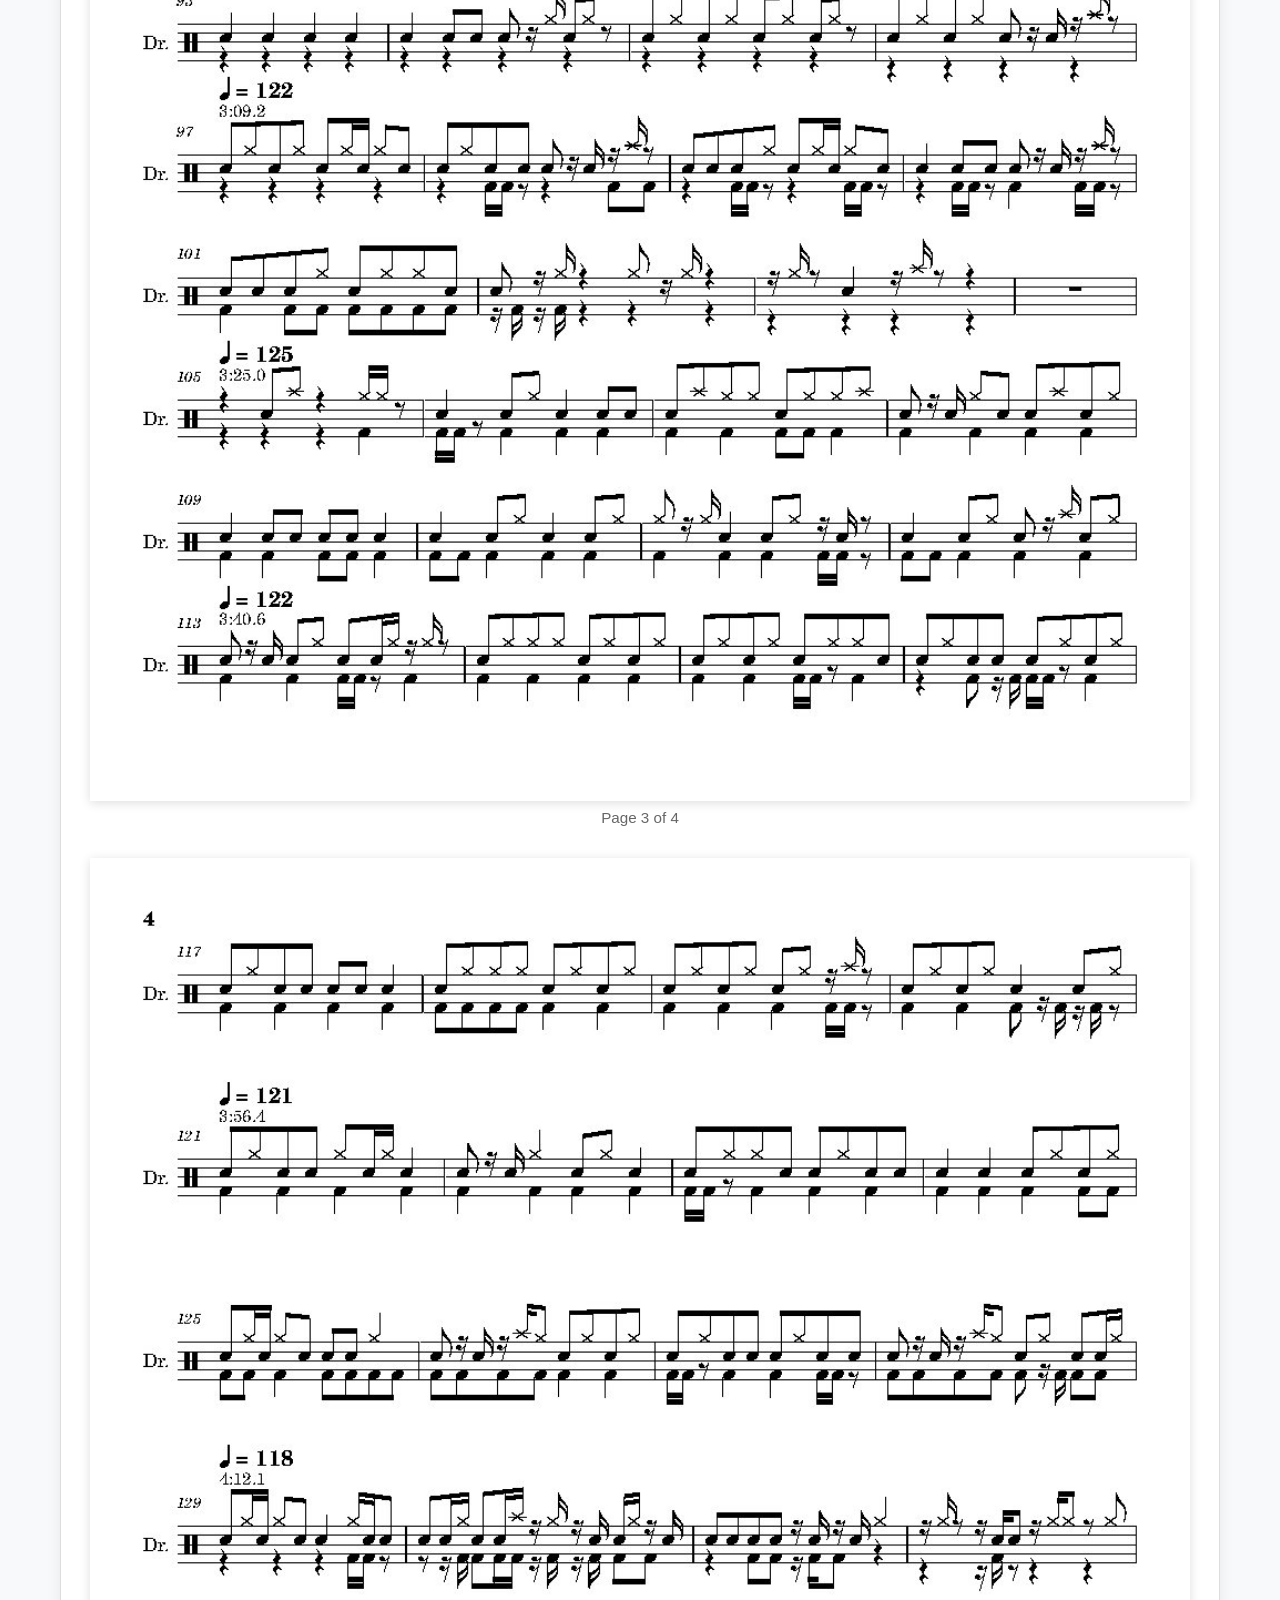
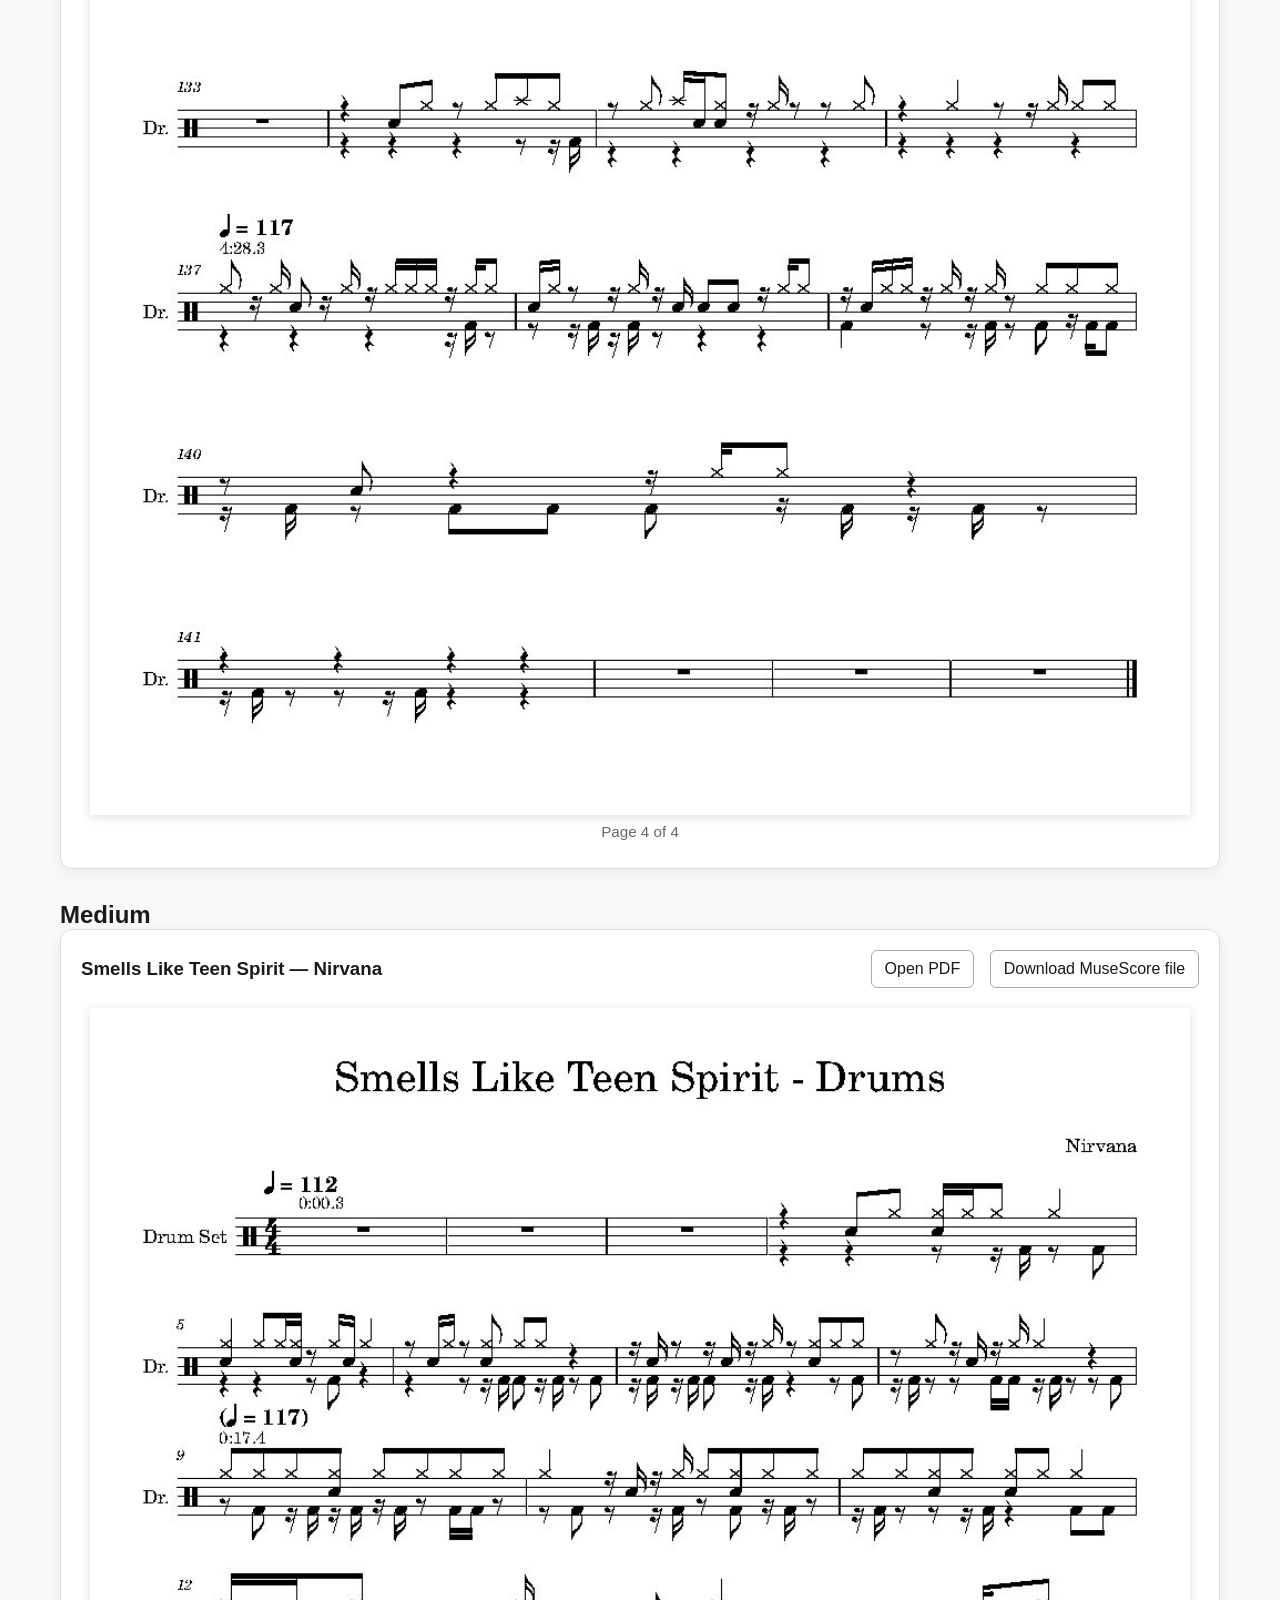
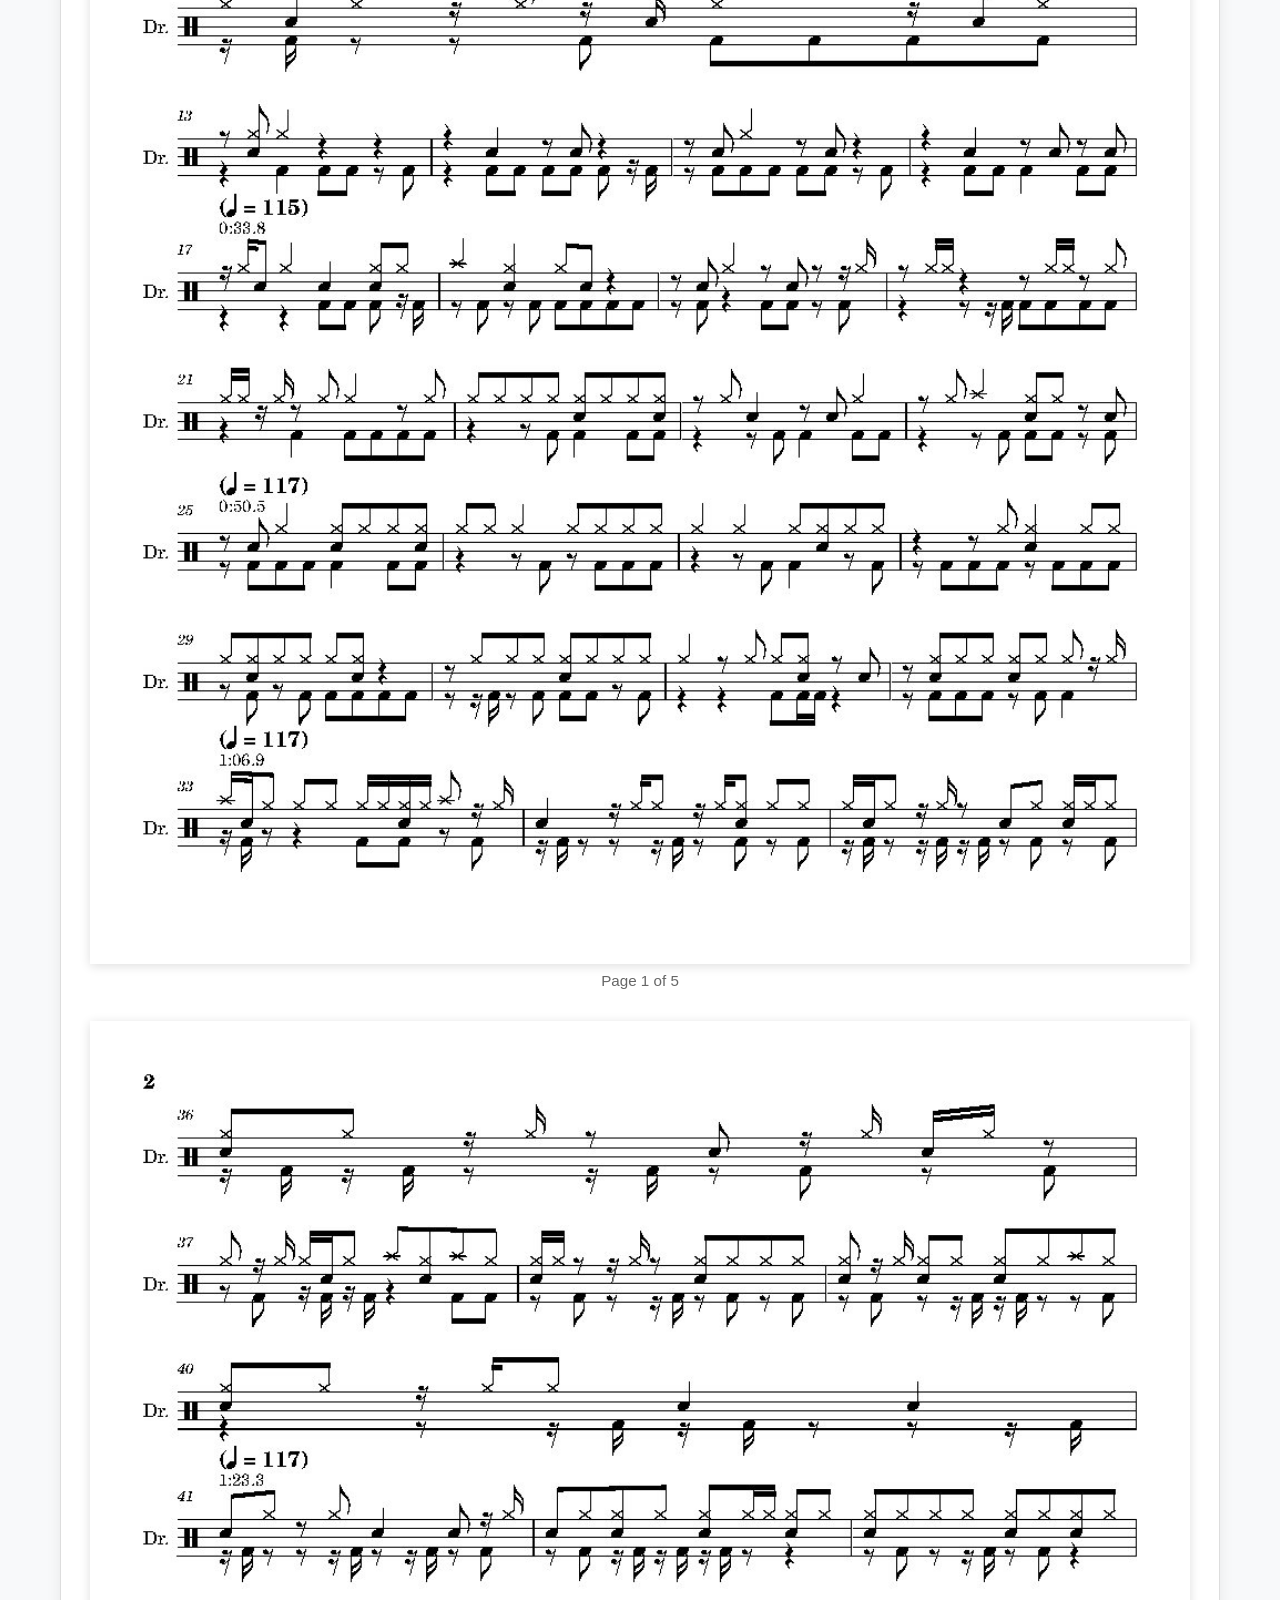
<file: rock.html>
<!DOCTYPE html>
<html lang="en">
<head>
    <meta charset="UTF-8">
    <meta name="viewport" content="width=device-width, initial-scale=1.0">
    <title>Drum scores | Drumdemo</title>
    <link rel="stylesheet" href="/site.css">
</head>
<body>

  <header class="full-header"><div class="header-content"><div class="brand-zone"><a class="logo" href="/">Drumdemo</a><ul class="main-nav"><li><a href="/">Scores</a></li><li><a href="/rock.html">Rock</a></li><li><a href="/jazz.html">Jazz</a></li><li><a href="/latin.html">Latin</a></li><li><a href="/pop.html">Pop</a></li><li><a href="/funk.html">Funk</a></li><li><a href="/fusion.html">Fusion</a></li></ul></div></div></header>

<div class="wrapper"><main><section class="hero-section"><img class="hero-banner" src="/drum1.jpg" alt="Drum kit" width="100%"></section><h1>Rock &amp; Metal drum scores</h1><p>Open a score to view all pages. Download the MuseScore file to edit it.</p><section class="score-section"><h2>Easy</h2><div class="score-grid"><article class="score-entry"><div class="score-entry-heading"><h3>Yellow — Coldplay</h3><div class="score-actions"><a href="/scores/Yellow_Drums.pdf" target="_blank" rel="noopener">Open PDF</a><a href="/scores/Yellow_Drums.mscz" download>Download MuseScore file</a></div></div><div class="score-pages"><figure class="score-page"><img loading="lazy" src="/scores/pages/Yellow_Drums-page-01.jpg" alt="Yellow — Coldplay — page 1 of 4"><figcaption>Page 1 of 4</figcaption></figure><figure class="score-page"><img loading="lazy" src="/scores/pages/Yellow_Drums-page-02.jpg" alt="Yellow — Coldplay — page 2 of 4"><figcaption>Page 2 of 4</figcaption></figure><figure class="score-page"><img loading="lazy" src="/scores/pages/Yellow_Drums-page-03.jpg" alt="Yellow — Coldplay — page 3 of 4"><figcaption>Page 3 of 4</figcaption></figure><figure class="score-page"><img loading="lazy" src="/scores/pages/Yellow_Drums-page-04.jpg" alt="Yellow — Coldplay — page 4 of 4"><figcaption>Page 4 of 4</figcaption></figure></div></article><article class="score-entry"><div class="score-entry-heading"><h3>Counting Stars — OneRepublic</h3><div class="score-actions"><a href="/scores/Counting_Stars_Drums.pdf" target="_blank" rel="noopener">Open PDF</a><a href="/scores/Counting_Stars_Drums.mscz" download>Download MuseScore file</a></div></div><div class="score-pages"><figure class="score-page"><img loading="lazy" src="/scores/pages/Counting_Stars_Drums-page-01.jpg" alt="Counting Stars — OneRepublic — page 1 of 4"><figcaption>Page 1 of 4</figcaption></figure><figure class="score-page"><img loading="lazy" src="/scores/pages/Counting_Stars_Drums-page-02.jpg" alt="Counting Stars — OneRepublic — page 2 of 4"><figcaption>Page 2 of 4</figcaption></figure><figure class="score-page"><img loading="lazy" src="/scores/pages/Counting_Stars_Drums-page-03.jpg" alt="Counting Stars — OneRepublic — page 3 of 4"><figcaption>Page 3 of 4</figcaption></figure><figure class="score-page"><img loading="lazy" src="/scores/pages/Counting_Stars_Drums-page-04.jpg" alt="Counting Stars — OneRepublic — page 4 of 4"><figcaption>Page 4 of 4</figcaption></figure></div></article></div></section><section class="score-section"><h2>Medium</h2><div class="score-grid"><article class="score-entry"><div class="score-entry-heading"><h3>Smells Like Teen Spirit — Nirvana</h3><div class="score-actions"><a href="/scores/Smells_Like_Teen_Spirit_Drums.pdf" target="_blank" rel="noopener">Open PDF</a><a href="/scores/Smells_Like_Teen_Spirit_Drums.mscz" download>Download MuseScore file</a></div></div><div class="score-pages"><figure class="score-page"><img loading="lazy" src="/scores/pages/Smells_Like_Teen_Spirit_Drums-page-01.jpg" alt="Smells Like Teen Spirit — Nirvana — page 1 of 5"><figcaption>Page 1 of 5</figcaption></figure><figure class="score-page"><img loading="lazy" src="/scores/pages/Smells_Like_Teen_Spirit_Drums-page-02.jpg" alt="Smells Like Teen Spirit — Nirvana — page 2 of 5"><figcaption>Page 2 of 5</figcaption></figure><figure class="score-page"><img loading="lazy" src="/scores/pages/Smells_Like_Teen_Spirit_Drums-page-03.jpg" alt="Smells Like Teen Spirit — Nirvana — page 3 of 5"><figcaption>Page 3 of 5</figcaption></figure><figure class="score-page"><img loading="lazy" src="/scores/pages/Smells_Like_Teen_Spirit_Drums-page-04.jpg" alt="Smells Like Teen Spirit — Nirvana — page 4 of 5"><figcaption>Page 4 of 5</figcaption></figure><figure class="score-page"><img loading="lazy" src="/scores/pages/Smells_Like_Teen_Spirit_Drums-page-05.jpg" alt="Smells Like Teen Spirit — Nirvana — page 5 of 5"><figcaption>Page 5 of 5</figcaption></figure></div></article></div></section><section class="score-section"><h2>Hard</h2><div class="score-grid"><article class="score-entry"><div class="score-entry-heading"><h3>Pull Me Under</h3><div class="score-actions"><a href="/scores/Pull_Me_Under_Drums.pdf" target="_blank" rel="noopener">Open PDF</a><a href="/scores/Pull_Me_Under_Drums.mscz" download>Download MuseScore file</a></div></div><div class="score-pages"><figure class="score-page"><img loading="lazy" src="/scores/pages/Pull_Me_Under_Drums-page-01.jpg" alt="Pull Me Under — page 1 of 8"><figcaption>Page 1 of 8</figcaption></figure><figure class="score-page"><img loading="lazy" src="/scores/pages/Pull_Me_Under_Drums-page-02.jpg" alt="Pull Me Under — page 2 of 8"><figcaption>Page 2 of 8</figcaption></figure><figure class="score-page"><img loading="lazy" src="/scores/pages/Pull_Me_Under_Drums-page-03.jpg" alt="Pull Me Under — page 3 of 8"><figcaption>Page 3 of 8</figcaption></figure><figure class="score-page"><img loading="lazy" src="/scores/pages/Pull_Me_Under_Drums-page-04.jpg" alt="Pull Me Under — page 4 of 8"><figcaption>Page 4 of 8</figcaption></figure><figure class="score-page"><img loading="lazy" src="/scores/pages/Pull_Me_Under_Drums-page-05.jpg" alt="Pull Me Under — page 5 of 8"><figcaption>Page 5 of 8</figcaption></figure><figure class="score-page"><img loading="lazy" src="/scores/pages/Pull_Me_Under_Drums-page-06.jpg" alt="Pull Me Under — page 6 of 8"><figcaption>Page 6 of 8</figcaption></figure><figure class="score-page"><img loading="lazy" src="/scores/pages/Pull_Me_Under_Drums-page-07.jpg" alt="Pull Me Under — page 7 of 8"><figcaption>Page 7 of 8</figcaption></figure><figure class="score-page"><img loading="lazy" src="/scores/pages/Pull_Me_Under_Drums-page-08.jpg" alt="Pull Me Under — page 8 of 8"><figcaption>Page 8 of 8</figcaption></figure></div></article></div></section><section class="score-section"><h2>Expert</h2><div class="score-grid"><article class="score-entry"><div class="score-entry-heading"><h3>Six — All That Remains</h3><div class="score-actions"><a href="/scores/All_That_Remains_Six_Drums.pdf" target="_blank" rel="noopener">Open PDF</a><a href="/scores/All_That_Remains_Six_Drums.mscz" download>Download MuseScore file</a></div></div><div class="score-pages"><figure class="score-page"><img loading="lazy" src="/scores/pages/All_That_Remains_Six_Drums-page-01.jpg" alt="Six — All That Remains — page 1 of 5"><figcaption>Page 1 of 5</figcaption></figure><figure class="score-page"><img loading="lazy" src="/scores/pages/All_That_Remains_Six_Drums-page-02.jpg" alt="Six — All That Remains — page 2 of 5"><figcaption>Page 2 of 5</figcaption></figure><figure class="score-page"><img loading="lazy" src="/scores/pages/All_That_Remains_Six_Drums-page-03.jpg" alt="Six — All That Remains — page 3 of 5"><figcaption>Page 3 of 5</figcaption></figure><figure class="score-page"><img loading="lazy" src="/scores/pages/All_That_Remains_Six_Drums-page-04.jpg" alt="Six — All That Remains — page 4 of 5"><figcaption>Page 4 of 5</figcaption></figure><figure class="score-page"><img loading="lazy" src="/scores/pages/All_That_Remains_Six_Drums-page-05.jpg" alt="Six — All That Remains — page 5 of 5"><figcaption>Page 5 of 5</figcaption></figure></div></article></div></section></main></div><footer><hr><p style="text-align: center;">Drumdemo</p></footer>
</body>
</html>
</file>
<file: site.css>
* {
    box-sizing: border-box;
    margin: 0;
    padding: 0;
}

body {
    font-family: -apple-system, BlinkMacSystemFont, "Segoe UI", Roboto, Helvetica, Arial, sans-serif;
    background-color: #f8f9fa;
    color: #1a1a1a;
    padding-top: 90px; 
}


.full-header {
    width: 100%;
    background-color: #fff;
    border-bottom: 2px solid #e5e5e5;
    position: fixed;
    top: 0;
    left: 0;
    height: 90px;
    padding: 0 50px;
    z-index: 1000;
}

.header-content {
    max-width: 1200px;
    margin: 0 auto;
    padding: 20px 0;
    display: flex;
    justify-content: space-between;
    align-items: center;
}

.brand-zone {
    display: flex;
    align-items: center;
    gap: 30px;
}

.logo {
    font-size: 26px;
    font-weight: 800;
}

.main-nav {
    display: flex;
    align-items: center;
    gap: 25px;
    list-style: none;
}

.main-nav > li/*make sure it's a direct child of main-nav*/ > a {
    text-decoration: none; 
    text-decoration: none;  /* without underline*/
    color: #555;
    font-weight: 600;/* make the text bold */
    display: inline-block;/* make the link behave like a block element */
    padding: 8px 16px;     
    border-radius: 6px;     /* circle the grey box */

}


.main-nav > li:hover > a {
    background-color: #e0e0e0;
    color: #1a1a1a;
}

.main-nav .dropdown {
    position: relative;
}

/* down drop list */
.drop {
    display: none;    /* to hide the list */      
    position: absolute;
    top: 100%;/*make sure it's right under the li*/
    left: 0;
    background-color: #222222;
    min-width: 150px;
    border-radius: 6px;
    overflow: hidden;
    z-index: 999;/* stay at the top order of the website*/
}

.dropdown:hover .drop {
    display: block;
}

.drop a {
    display: block;
    padding: 10px 16px;
    color: #ffffff;
    text-decoration: none;
    text-align: left;
    font-size: 14px;
    transform-origin: left center; 

}


.drop a:hover {
    transform: scale(1.12);
}
.main-nav a {
    text-decoration: none;
    color: #fffdfd;
    font-weight: 600;
}


.wrapper {
    max-width: 1200px;
    margin: 0 auto;
    padding: 0 20px;
}

img {
    object-fit: cover;
    display: block;
}

/* Hero Banner */
.hero-section {
    margin: 30px 0 40px;
}

.hero-banner {
    width: 100%;
    height: 300px;
}


.intro {
    display: flex;
    gap: 30px;
    margin-bottom: 40px;
    align-items: flex-start;
}

.intro.right {
    flex-direction: row-reverse;
}

.intro-image {
    width: 300px;
    height: auto;
    flex-shrink: 0;
}

.intro-text {
    flex-grow: 1;
    font-size: 15px;
    line-height: 1.6;
    color: #444;
}


footer {
    margin-top: 50px;
    padding: 20px;
    text-align: center;
}

footer a {
    text-align: center;
    color: inherit;
    text-decoration: none;
}


a {
    text-decoration: none; 
    color: inherit;       
}
.grid-container .card-image{
    border-radius: 5%;
    display: block;
}
h1{
    text-align: center;
}

.tab {
    width: 100%;
    display: flex;
    justify-content: center; 
    margin-bottom: 30px;
}

.tab-image {
    max-width: 100%; 
    height: auto;
    display: block;
    margin: 0 auto; 
}
body a{
    text-align:right;
}


/* Iteration 2: a native link keeps zoom under the reader's control. */
.score-link { display: block; width: 100%; max-width: 1100px; color: #174ea6; text-align: center; border: 2px solid #c7d7ee; border-radius: 8px; padding: 12px; background: #fff; }
.score-link:hover { border-color: #174ea6; }
.score-link:focus-visible { outline: 3px solid #174ea6; outline-offset: 4px; }
.score-link .tab-image { width: 100%; height: auto; object-fit: contain; }
.score-caption { display: block; margin-top: 12px; text-decoration: underline; font-weight: 600; }
.score-help { margin: 20px 0; line-height: 1.6; }
.intro-image img { max-width: 100%; height: auto; }
@media (max-width: 700px) {
.full-header { position: static; height: auto; padding: 0 12px; }
body { padding-top: 0; }
.brand-zone, .main-nav { flex-wrap: wrap; gap: 8px; }
.main-nav > li > a { padding: 8px; }
.intro { flex-direction: column; }
.intro-image { width: 100%; }
.wrapper { padding: 0 12px; }
}

.score-section{margin:2rem 0}.score-grid{display:grid;grid-template-columns:repeat(auto-fit,minmax(240px,1fr));gap:1.5rem}.score-card{background:#fff;border:1px solid #ddd;border-radius:12px;overflow:hidden;box-shadow:0 4px 16px #0001}.score-preview{display:block;background:#f5f5f5;height:260px;overflow:hidden}.score-preview img{width:100%;height:100%;object-fit:cover;object-position:top}.score-card-content{padding:1rem}.score-card-content h3{margin:0 0 .8rem}.score-actions{display:flex;flex-wrap:wrap;gap:.8rem}.score-actions a{display:inline-block;text-decoration:underline}.score-card-content a:focus-visible,.score-preview:focus-visible{outline:3px solid #00a7cc;outline-offset:2px}

.score-grid{display:grid;grid-template-columns:1fr;gap:2rem}.score-entry{background:#fff;border:1px solid #ddd;border-radius:12px;padding:1.25rem;box-shadow:0 4px 16px #0001}.score-entry-heading{display:flex;justify-content:space-between;align-items:center;gap:1rem;flex-wrap:wrap}.score-entry-heading h3{margin:0}.score-pages{display:grid;grid-template-columns:minmax(0,1fr);gap:1.5rem;margin-top:1.25rem}.score-page{margin:0;text-align:center}.score-page img{display:block;width:100%;max-width:1100px;height:auto;margin:0 auto;background:#fff;box-shadow:0 2px 10px #0002}.score-page figcaption{margin:.5rem;color:#666;font-size:.95rem}.score-actions{display:flex;gap:1rem;flex-wrap:wrap}.score-actions a{display:inline-block;padding:.55rem .8rem;border:1px solid #aaa;border-radius:6px;text-decoration:none}.score-actions a:hover{background:#f2f5f8}@media(max-width:600px){.score-entry{padding:.7rem}.score-page img{width:100%}}
</file>
